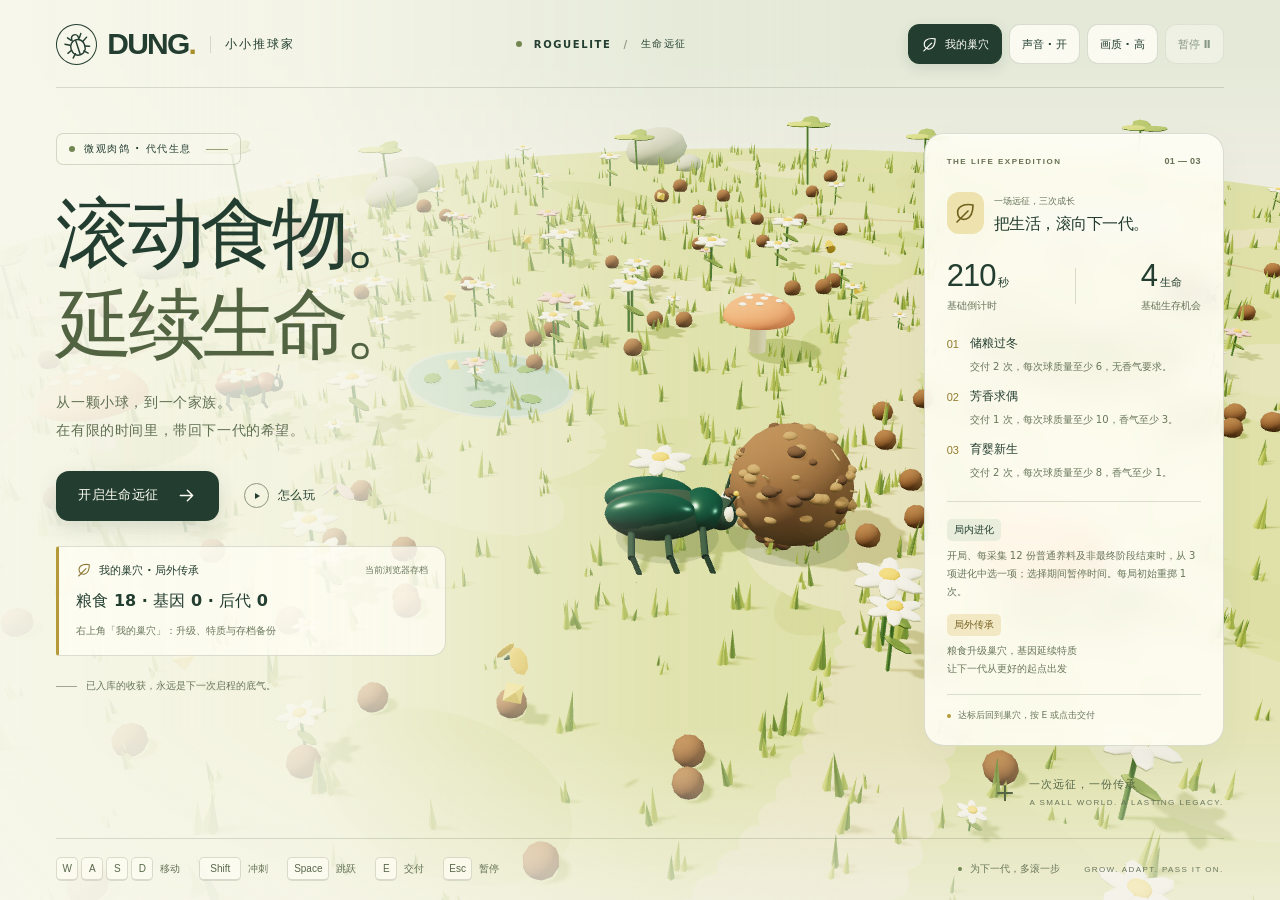
<file: index.html>
<!DOCTYPE html>
<html lang="zh-CN">
<head>
  <meta charset="UTF-8">
  <meta name="viewport" content="width=device-width, initial-scale=1, viewport-fit=cover">
  <meta name="theme-color" content="#f4f3e9">
  <meta name="description" content="小小推球家·生命远征：微观肉鸽，滚动食物，储粮、求偶、育幼，让每一次远征留下传承。">
  <title>小小推球家·生命远征</title>
  <link rel="stylesheet" href="./styles.css">
</head>
<body>
  <svg class="svg-library" xmlns="http://www.w3.org/2000/svg" aria-hidden="true"><defs>
    <symbol id="icon-beetle" viewBox="0 0 32 32"><path d="M11 9 8 5m13 4 3-4M8 14l-5-3m5 9-5 2m8 3-4 4m17-15 5-3m-5 9 5 2m-8 3 4 4"/><path d="M12 10V8a4 4 0 0 1 8 0v2M16 11v16"/><rect x="8" y="10" width="16" height="18" rx="8"/></symbol>
    <symbol id="icon-arrow" viewBox="0 0 24 24"><path d="M5 12h14m-6-6 6 6-6 6"/></symbol>
    <symbol id="icon-leaf" viewBox="0 0 24 24"><path d="M20 4C9 2 3 7 5 14s15 7 15-10ZM4 21 15 10"/></symbol>
    <symbol id="icon-target" viewBox="0 0 24 24"><circle cx="12" cy="12" r="8"/><circle cx="12" cy="12" r="3"/><path d="M12 1v4m0 14v4M1 12h4m14 0h4"/></symbol>
    <symbol id="icon-close" viewBox="0 0 24 24"><path d="m6 6 12 12M18 6 6 18"/></symbol>
    <symbol id="icon-clock" viewBox="0 0 24 24"><circle cx="12" cy="12" r="9"/><path d="M12 7v5l3 2"/></symbol>
    <symbol id="icon-bolt" viewBox="0 0 24 24"><path d="m14 2-9 12h6l-1 8 9-13h-6z"/></symbol>
    <symbol id="icon-jump" viewBox="0 0 24 24"><path d="M12 18V5m-5 5 5-5 5 5M5 20h14"/></symbol>
    <symbol id="icon-compass" viewBox="0 0 24 24"><path d="m12 3 7 17-7-4-7 4z"/></symbol>
    <symbol id="icon-spark" viewBox="0 0 24 24"><path d="m12 3 2.5 6.5L21 12l-6.5 2.5L12 21l-2.5-6.5L3 12l6.5-2.5z"/></symbol>
  </defs></svg>

  <div id="world" aria-label="屎壳郎草甸三维游戏场景"></div>
  <div class="scene-vignette" aria-hidden="true"></div>
  <div id="floatingLayer" aria-hidden="true"></div>

  <header class="topbar">
    <a class="brand" href="./index.html" aria-label="小小推球家·生命远征首页">
      <span class="brand-mark"><svg class="icon"><use href="#icon-beetle"/></svg></span>
      <span class="brand-word">DUNG<span class="brand-dot">.</span></span>
      <span class="brand-chinese">小小推球家</span>
    </a>
    <div class="chapter"><span class="chapter-dot"></span><span>ROGUELITE</span><span class="chapter-divider">/</span><span>生命远征</span></div>
    <nav class="top-tools" aria-label="游戏工具">
      <button id="campBtn" class="tool-button camp-button" type="button" aria-haspopup="dialog" aria-controls="campModal"><svg class="icon"><use href="#icon-leaf"/></svg><span>我的巢穴</span></button>
      <button id="soundBtn" class="tool-button" type="button" aria-label="切换游戏声音">声音</button>
      <button id="qualityBtn" class="tool-button" type="button" aria-label="切换画质">画质</button>
      <button id="pauseBtn" class="tool-button" type="button" aria-label="暂停游戏">暂停</button>
    </nav>
  </header>

  <main id="home" class="home">
    <section class="hero" aria-labelledby="heroTitle">
      <div class="eyebrow"><span class="live-dot"></span>微观肉鸽 · 代代生息<span class="eyebrow-line"></span></div>
      <h1 id="heroTitle">滚动食物。<br><span>延续生命。</span></h1>
      <p class="hero-description">从一颗小球，到一个家族。<br>在有限的时间里，带回下一代的希望。</p>
      <div class="hero-actions">
        <button id="startBtn" class="button button-primary" type="button"><span>开启生命远征</span><svg class="icon"><use href="#icon-arrow"/></svg></button>
        <button id="helpBtn" class="button button-quiet" type="button" aria-haspopup="dialog" aria-controls="helpModal"><span class="play-outline" aria-hidden="true"></span>怎么玩</button>
      </div>
      <div class="legacy-summary">
        <div class="summary-heading"><svg class="icon"><use href="#icon-leaf"/></svg><span>我的巢穴 · 局外传承</span><small>当前浏览器存档</small></div>
        <p id="metaSummary" role="status">持久粮食 0 · 后代 0</p>
        <span class="summary-note">右上角「我的巢穴」：升级、特质与存档备份</span>
      </div>
      <div class="hero-footnote"><span class="fine-rule"></span>已入库的收获，永远是下一次启程的底气。</div>
    </section>

    <aside class="field-card home-mission" aria-label="生命远征三阶段任务">
      <div class="card-topline"><span>THE LIFE EXPEDITION</span><span class="card-index">01 — 03</span></div>
      <div class="mission-heading"><span class="mission-emblem"><svg class="icon"><use href="#icon-leaf"/></svg></span><div><span class="section-kicker">一场远征，三次成长</span><h2>把生活，滚向下一代。</h2></div></div>
      <div class="mission-facts"><div><strong><b id="homeBaseTime">—</b><span> 秒</span></strong><small>基础倒计时</small></div><span class="fact-divider"></span><div><strong><b id="homeBaseHp">—</b><span> 生命</span></strong><small>基础生存机会</small></div></div>
      <ol id="homeStages" class="home-stages"><li>阶段目标随当前配置载入。</li></ol>
      <div class="run-pillars"><div><span>局内进化</span><p id="homeDraftRule">采集成长，选择进化；选择期间暂停时间。</p></div><div><span>局外传承</span><p>粮食升级巢穴，基因延续特质<br>让下一代从更好的起点出发</p></div></div>
      <div class="card-bottom"><span class="tiny-dot"></span>达标后回到巢穴，按 E 或点击交付</div>
    </aside>
    <div class="scene-caption" aria-hidden="true"><span class="caption-cross">+</span><div>一次远征，一份传承<small>A SMALL WORLD. A LASTING LEGACY.</small></div></div>
  </main>

  <section id="hud" class="hud hidden" aria-label="游戏状态">
    <div class="hud-stack">
      <div class="hud-top">
        <div class="stat-block timer-block"><svg class="icon"><use href="#icon-clock"/></svg><div><span class="stat-label">剩余时间</span><strong id="timer">—</strong></div></div>
        <div class="stat-block"><div><span class="stat-label">远征积分</span><strong id="score">0</strong></div></div>
        <div class="stat-block mass-block"><div><span class="stat-label">小球质量 <span class="unit">kg</span></span><strong id="mass">—</strong></div></div>
        <div class="stamina-block"><div class="meter-label"><span><svg class="icon"><use href="#icon-bolt"/></svg>冲刺体力</span><span>ENERGY</span></div><div class="meter stamina-track"><div id="staminaFill" class="meter-fill stamina-fill" style="width:100%"></div></div></div>
      </div>
      <div class="hud-compact" aria-label="生存与环境">
        <div class="compact-stat health-stat"><span>护甲 / 生命</span><strong id="healthText">—</strong></div>
        <div class="compact-stat"><span>香气</span><strong id="aromaText">0</strong></div>
        <div class="compact-stat"><span>背包</span><strong id="pocketText">0</strong></div>
        <div class="compact-stat weather-stat"><span>天气 / 危险</span><strong id="runInfo">晴朗 · 留意周围</strong></div>
      </div>
      <div id="perkList" class="perk-list" aria-label="本局进化徽章" tabindex="0"><span class="perk-placeholder">局内进化 · 等待首次选择</span></div>
    </div>
    <div id="dangerBanner" class="danger-banner hidden" role="alert" aria-live="assertive">鸟袭预警 · 离开地面红圈！</div>
    <aside class="field-card game-mission" aria-label="当前阶段目标">
      <div class="card-topline"><span>LIFE EXPEDITION</span><svg class="icon"><use href="#icon-target"/></svg></div>
      <div class="objective-heading"><h2 id="stageName">阶段 1 · 储粮</h2><span class="delivery-count"><strong id="delivered">0</strong><span> / <span id="deliveryTotal">—</span> 颗</span></span></div>
      <div id="stageSteps" class="stage-steps" aria-label="三阶段进度"><span class="stage-step active" aria-current="step">1 储粮</span><span class="stage-step">2 求偶</span><span class="stage-step">3 育幼</span></div>
      <p id="objective" class="objective-text">按当前阶段目标准备质量与香气，达标后回巢交付。</p>
      <div class="target-label"><span>交付准备度</span><strong id="targetText">待载入</strong></div>
      <div class="meter target-track"><div id="targetFill" class="meter-fill target-fill" style="width:0%"></div></div>
      <div class="nest-direction"><span class="compass"><svg id="compassArrow" class="icon"><use href="#icon-compass"/></svg></span><div><strong>朝巢穴前进</strong><small>质量与香气达标后，按 E / 交付按钮</small></div></div>
    </aside>
    <button id="interactBtn" class="button button-primary interact-button hidden" type="button" aria-label="交付达标小球，快捷键 E"><kbd>E</kbd><span>交付小球</span><svg class="icon"><use href="#icon-arrow"/></svg></button>
  </section>

  <footer class="bottom-bar">
    <div class="control-hints"><span class="hint"><span class="key-group"><kbd>W</kbd><kbd>A</kbd><kbd>S</kbd><kbd>D</kbd></span>移动</span><span class="hint"><kbd class="wide-key">Shift</kbd>冲刺</span><span class="hint"><kbd class="wide-key">Space</kbd>跳跃</span><span class="hint"><kbd>E</kbd>交付</span><span class="hint esc-hint"><kbd>Esc</kbd>暂停</span></div>
    <div class="bottom-note"><span class="live-dot"></span>为下一代，多滚一步<span class="note-number">GROW. ADAPT. PASS IT ON.</span></div>
  </footer>

  <div id="toast" class="toast hidden" role="status" aria-live="polite"></div>

  <div id="mobileControls" class="mobile-controls hidden" aria-label="触屏游戏操作">
    <div id="joystick" class="joystick" role="group" aria-label="拖动摇杆移动"><div class="joystick-guides" aria-hidden="true"></div><div id="stick" class="stick"><svg class="icon"><use href="#icon-target"/></svg></div></div>
    <div class="mobile-actions"><button id="jumpBtn" class="touch-button jump-button" type="button" aria-label="跳跃"><svg class="icon"><use href="#icon-jump"/></svg><span>跳跃</span></button><button id="dashBtn" class="touch-button dash-button" type="button" aria-label="按住冲刺"><svg class="icon"><use href="#icon-bolt"/></svg><span>冲刺</span></button></div>
  </div>

  <div id="helpModal" class="modal hidden" role="dialog" aria-modal="true" aria-labelledby="helpTitle">
    <section class="modal-panel help-panel">
      <button id="helpClose" class="close-button" type="button" aria-label="关闭玩法说明"><svg class="icon"><use href="#icon-close"/></svg></button>
      <div class="modal-eyebrow">A GUIDE TO LIFE</div><h2 id="helpTitle">生命远征指南</h2><p id="helpIntro" class="modal-intro">把食物带回家，把希望留给下一代。规则按当前配置显示。</p>
      <div class="help-controls"><div><span><kbd>WASD</kbd> / <kbd>方向键</kbd></span><strong>移动</strong></div><div><kbd>Shift</kbd><strong>冲刺</strong></div><div><kbd>Space</kbd><strong>跳跃</strong></div><div><kbd>E</kbd><strong>巢穴交付</strong></div><div><kbd>Esc</kbd><strong>暂停</strong></div></div>
      <ol id="helpDynamic" class="help-steps"><li><div><h3>规则载入中</h3><p>阶段目标、进化、结算和传承规则由当前数值配置生成。</p></div></li></ol>
      <p class="help-touch-note">触屏游玩：拖动左侧摇杆移动，右侧按钮跳跃、冲刺。靠近巢穴时显示「交付小球」按钮，达标即可点击交付；桌面也可直接点击。</p>
    </section>
  </div>

  <div id="pauseModal" class="modal hidden" role="dialog" aria-modal="true" aria-labelledby="pauseTitle">
    <section class="modal-panel compact-panel">
      <span class="modal-emblem"><svg class="icon"><use href="#icon-leaf"/></svg></span><div class="modal-eyebrow">TAKE A LITTLE BREATH</div><h2 id="pauseTitle">歇一歇，再出发。</h2><p class="modal-intro">继续为下一代冒险，或带着部分收获安全回家。<br>已入库粮食不受影响。</p>
      <div class="modal-actions"><button id="resumeBtn" class="button button-primary" type="button">继续远征<svg class="icon"><use href="#icon-arrow"/></svg></button><button id="retreatBtn" class="button button-secondary retreat-button" type="button">安全撤离<span id="retreatKeepLabel">按当前撤离规则结算背包</span></button><button id="restartBtn" class="button button-quiet" type="button" aria-haspopup="dialog" aria-controls="abandonModal">放弃本局并重开</button></div>
    </section>
  </div>

  <div id="campModal" class="modal hidden" role="dialog" aria-modal="true" aria-labelledby="campTitle">
    <section class="modal-panel camp-panel">
      <button id="campClose" class="close-button" type="button" aria-label="关闭我的巢穴"><svg class="icon"><use href="#icon-close"/></svg></button>
      <div class="modal-eyebrow">THE NEST / PERMANENT LEGACY</div><h2 id="campTitle">我的巢穴</h2><p class="modal-intro">每一次带回的收获，都让下一次出发更有底气。</p>
      <div id="campStats" class="camp-stats" aria-label="持久资源"><div><span>持久粮食</span><strong>0</strong></div><div><span>基因</span><strong>0</strong></div><div><span>后代</span><strong>0</strong></div></div>
      <div class="camp-section-heading"><h3>巢穴升级</h3><span>局外成长 · 长久生效</span></div>
      <div id="upgradeGrid" class="upgrade-grid"><p class="empty-state">巢穴升级项目由主层载入。仓库可提高失败时的背包保留率。</p></div>
      <div class="camp-section-heading"><h3>传承特质</h3><span>为下一代准备起点</span></div>
      <div id="traitGrid" class="trait-grid"><p class="empty-state">可选传承特质由主层载入。</p></div>
      <div class="gene-upgrade"><div><h3>香气传承 <span id="geneLevelLabel" class="level-label">待载入</span></h3><p id="geneDescription">已购等级保留，实际效果按当前配置上限计算。</p></div><button id="geneUpgradeBtn" class="button button-secondary" type="button">升级传承</button></div>
      <div class="difficulty-row"><label for="difficultySelect">远征难度<small>选好下一次生命远征的起点</small></label><select id="difficultySelect" name="difficulty"><option value="0">0 · 初始远征</option></select></div>
      <section class="achievement-section" aria-labelledby="achievementTitle">
        <div class="camp-section-heading"><h3 id="achievementTitle">家族成就</h3><span>达成后手动领取 · 仅局外</span></div>
        <p class="save-notice">每项成就只奖励一次；调整或降低门槛不会重复发奖。成就统计与已领奖记录随玩家存档备份。</p>
        <div id="achievementList" class="achievement-grid"><p class="empty-state">成就进度载入中。</p></div>
      </section>
      <section class="config-section" aria-labelledby="configTitle">
        <div class="camp-section-heading"><h3 id="configTitle">数值配置</h3><a class="config-link" href="数值调参台.html" target="_blank" rel="noopener noreferrer">打开数值调参台 ↗</a></div>
        <p class="save-notice">配置与玩家存档<strong>相互独立</strong>，仅在远征结束后可导入或恢复默认；不会重载页面或清空进度。旧升级已购等级保留，但效果按新上限计算；新初始赠粮<strong>只影响全新档</strong>。两类数据均按浏览器及站点隔离，不跨设备自动同步。调参台导出后，请在此导入应用。</p>
        <div class="save-actions"><button id="configImportBtn" class="button button-secondary" type="button">导入配置 JSON</button><input id="configImportInput" class="hidden" type="file" accept=".json,application/json" hidden aria-label="选择完整数值配置 JSON"><button id="configExportBtn" class="button button-secondary" type="button">导出当前配置</button><button id="configResetBtn" class="button button-secondary" type="button">恢复默认配置</button></div>
        <label class="difficulty-row" for="trialSeed">对照试玩种子（留空则随机）<input id="trialSeed" type="number" min="0" max="4294967295" step="1" placeholder="例如 71023" style="max-width:180px"></label>
        <p class="save-notice">相同种子、相同初始存档和操作路线便于对比；改变资源数量会改变后续随机序列。种子只控制本次页面，不写入玩家存档。</p>
        <p id="configStatus" class="save-status" role="status" aria-live="polite">配置状态与 revision 载入中。</p>
      </section>
      <section class="save-section" aria-label="本地存档与备份">
        <div class="camp-section-heading"><h3>存档与备份</h3><span>仅当前浏览器</span></div>
        <p class="save-notice">巢穴升级与特质保存在当前浏览器，<strong>不跨设备自动同步</strong>。请导出 JSON 备份；清除浏览器数据可能丢失进度。导入备份恢复会<strong>覆盖当前进度</strong>，游戏会在覆盖前再次确认。</p>
        <div class="save-actions"><button id="exportSaveBtn" class="button button-secondary" type="button">导出存档备份</button><button id="importSaveBtn" class="button button-secondary" type="button">导入并恢复存档</button><input id="importSaveInput" class="hidden" type="file" accept=".json,application/json" hidden aria-label="选择 JSON 存档备份"></div>
        <p id="saveStatus" class="save-status" role="status" aria-live="polite">存档状态由主层载入；建议在恢复前先导出当前备份。</p>
      </section>
      <section class="camp-log" aria-labelledby="logTitle"><div class="camp-section-heading"><h3 id="logTitle">巢穴手记</h3><span>最近结算 / 机制说明</span></div><ul id="logList" class="log-list"><li>已入库粮食安全；远征结算及机制说明将在此显示。</li></ul></section>
    </section>
  </div>

  <div id="draftModal" class="modal hidden" role="dialog" aria-modal="true" aria-labelledby="draftTitle" aria-describedby="draftSubtitle draftHint">
    <section class="modal-panel draft-panel">
      <div class="modal-eyebrow">EVOLVE / CHOOSE ONE</div><div class="draft-heading"><h2 id="draftTitle">选择一次进化</h2><span class="pause-badge"><svg class="icon"><use href="#icon-clock"/></svg>时间已暂停</span></div>
      <p id="draftSubtitle" class="modal-intro">一次选择，一次进化。让这一局长出自己的生存方式。</p>
      <div id="draftCards" class="draft-cards" aria-label="选择本局进化"><div class="draft-placeholder">01<span>等待进化选项</span></div><div class="draft-placeholder">02<span>等待进化选项</span></div><div class="draft-placeholder">03<span>等待进化选项</span></div></div>
      <div class="draft-footer"><p id="draftHint">进化选项与触发频率按当前配置显示，选择期间暂停时间。</p><button id="rerollBtn" class="button button-secondary" type="button">重掷选项</button></div>
    </section>
  </div>

  <div id="abandonModal" class="modal hidden" role="dialog" aria-modal="true" aria-labelledby="abandonTitle" aria-describedby="abandonDescription">
    <section class="modal-panel compact-panel">
      <div class="modal-eyebrow">LEAVE THIS EXPEDITION?</div><h2 id="abandonTitle">确定放弃并重开？</h2><p id="abandonDescription" class="modal-intro">已入库粮食保留。本局背包按当前失败保留率结算，不享受安全撤离保障。</p>
      <div class="modal-actions"><button id="abandonCancel" class="button button-primary" type="button">取消，保留本局</button><button id="abandonConfirm" class="button button-danger" type="button">确认放弃 · 按失败保留率结算并重开</button></div>
    </section>
  </div>

  <div id="endModal" class="modal hidden" role="dialog" aria-modal="true" aria-labelledby="endTitle">
    <section class="modal-panel compact-panel"><span class="modal-emblem end-emblem"><svg class="icon"><use href="#icon-spark"/></svg></span><div class="modal-eyebrow">EVERY LIFE LEAVES A LEGACY</div><h2 id="endTitle">这一程，留下了传承。</h2><div class="end-score"><span>本次远征积分</span><strong id="endScore">0</strong></div><div id="endStats" class="end-stats"></div><div class="modal-actions"><button id="againBtn" class="button button-primary" type="button">再启生命远征<svg class="icon"><use href="#icon-arrow"/></svg></button><button id="homeBtn" class="button button-secondary" type="button">回到首页</button></div></section>
  </div>
  <script type="module" src="./main.js"></script>
</body>
</html>
</file>
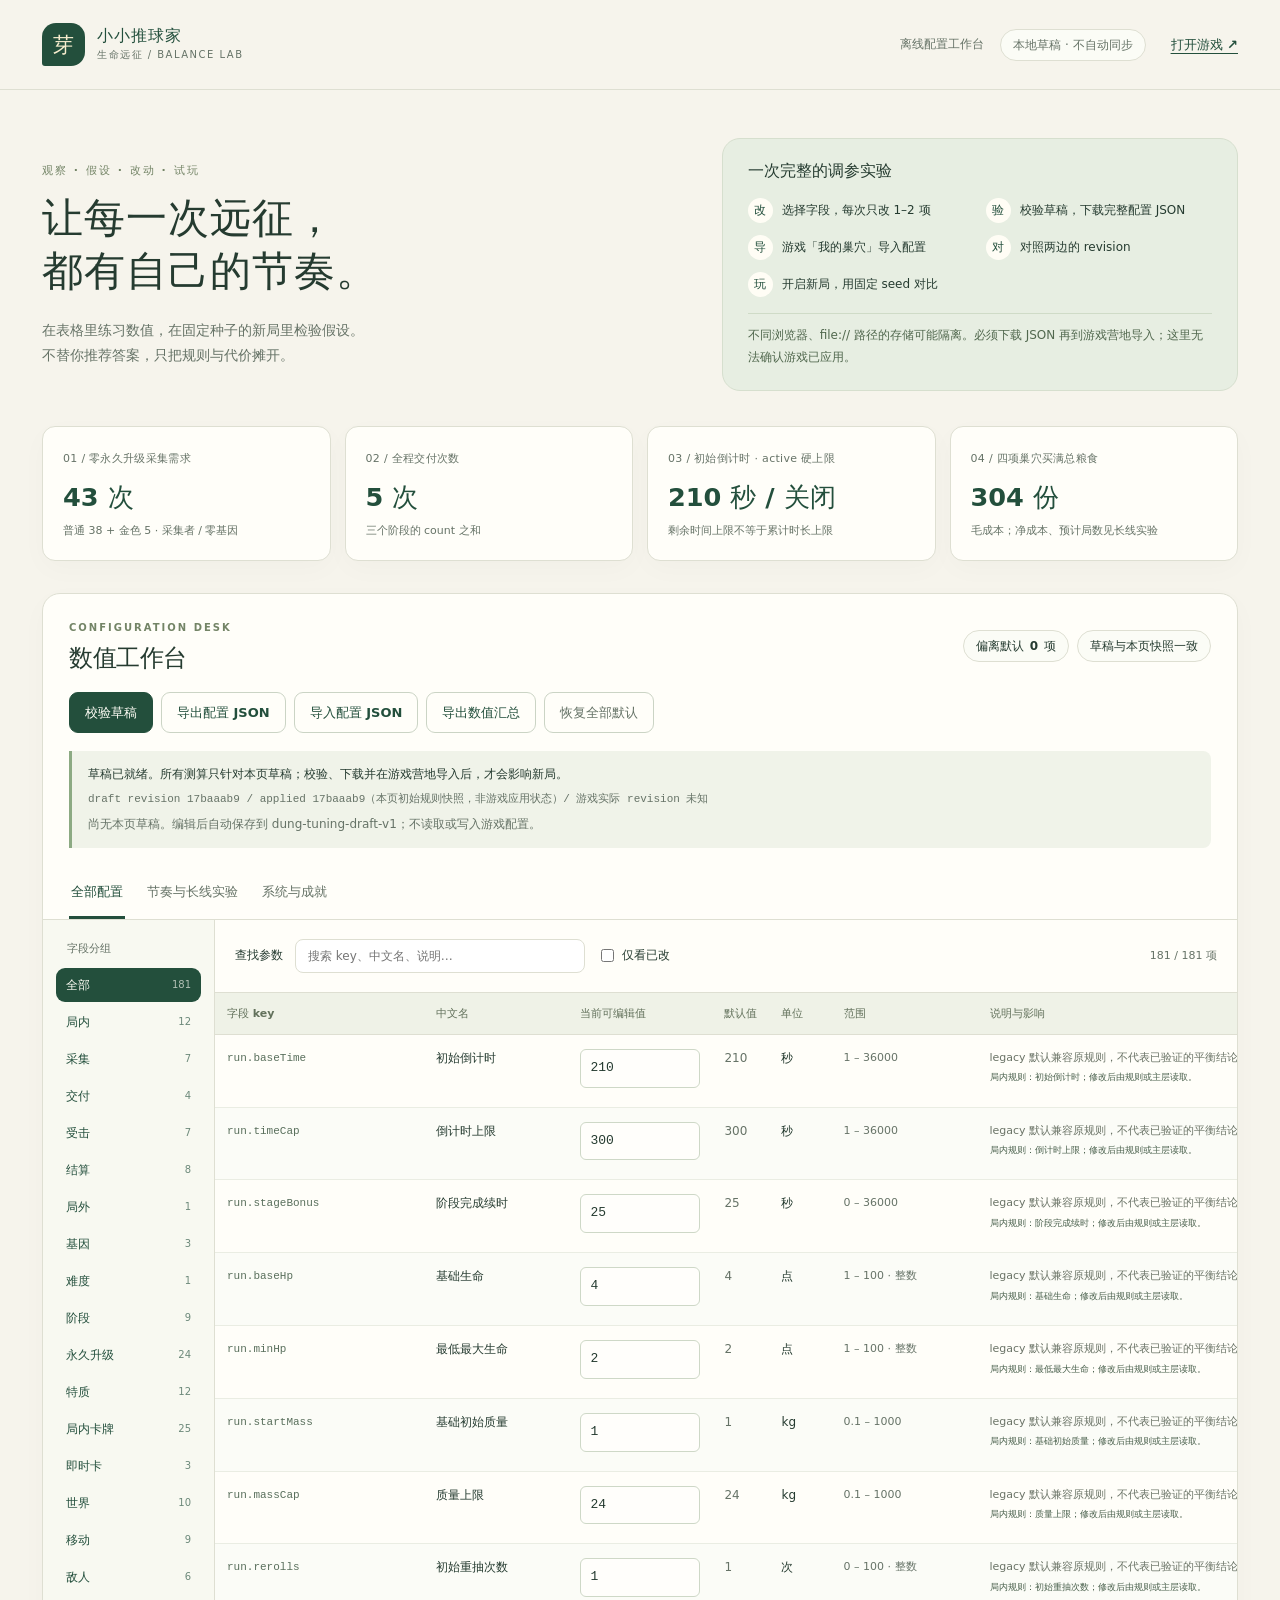
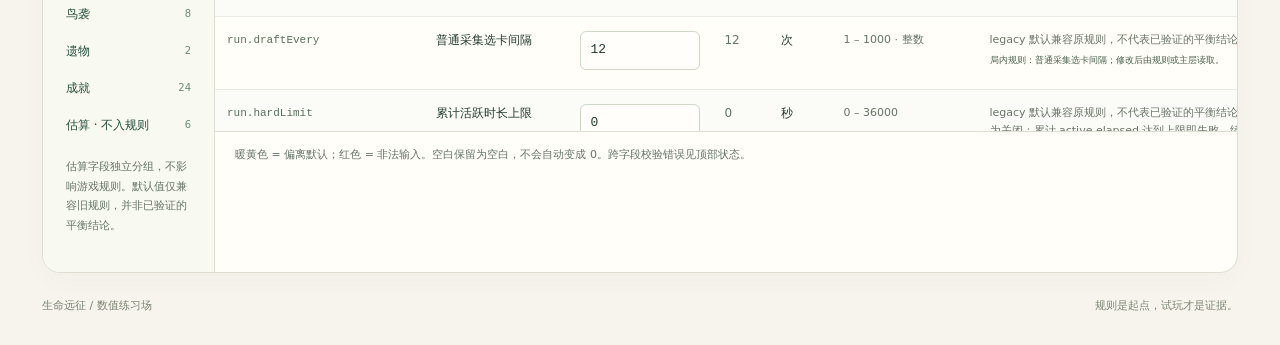
<file: tuning.html>
<!doctype html>
<html lang="zh-CN">
<head>
  <meta charset="UTF-8">
  <meta name="viewport" content="width=device-width, initial-scale=1">
  <meta name="color-scheme" content="light">
  <title>生命远征 · 数值调参台</title>
  <link rel="stylesheet" href="./tuning.css">
</head>
<body>
  <header class="masthead">
    <a class="brand" href="#"><span class="brand-mark" aria-hidden="true">芽</span><span>小小推球家<small>生命远征 / BALANCE LAB</small></span></a>
    <div class="header-note">离线配置工作台 <span class="pill">本地草稿 · 不自动同步</span></div>
    <a class="game-link" href="./小小推球家-生命远征.html" target="_blank" rel="noopener">打开游戏 ↗</a>
  </header>
  <main>
    <section class="hero">
      <div><p class="eyebrow">观察 · 假设 · 改动 · 试玩</p><h1>让每一次远征，<br>都有自己的节奏。</h1><p class="hero-copy">在表格里练习数值，在固定种子的新局里检验假设。<br>不替你推荐答案，只把规则与代价摊开。</p></div>
      <aside class="workflow"><h2>一次完整的调参实验</h2><ol><li><b>改</b><span>选择字段，每次只改 1–2 项</span></li><li><b>验</b><span>校验草稿，下载完整配置 JSON</span></li><li><b>导</b><span>游戏「我的巢穴」导入配置</span></li><li><b>对</b><span>对照两边的 revision</span></li><li><b>玩</b><span>开启新局，用固定 seed 对比</span></li></ol><p>不同浏览器、file:// 路径的存储可能隔离。必须下载 JSON 再到游戏营地导入；这里无法确认游戏已应用。</p></aside>
    </section>
    <section class="metrics" aria-label="草稿核心测算">
      <article class="metric"><span>01 / 零永久升级采集需求</span><strong id="metricPickups">—</strong><small id="metricPickupsNote">普通 + 金色，采集者，无构筑、零基因</small></article>
      <article class="metric"><span>02 / 全程交付次数</span><strong id="metricDeliveries">—</strong><small>三个阶段的 count 之和</small></article>
      <article class="metric"><span>03 / 初始倒计时 · active 硬上限</span><strong id="metricTime">—</strong><small>剩余时间上限不等于累计时长上限</small></article>
      <article class="metric"><span>04 / 四项巢穴买满总粮食</span><strong id="metricFood">—</strong><small>毛成本；净成本、预计局数见长线实验</small></article>
    </section>
    <section class="workbench" aria-labelledby="workbenchTitle">
      <div class="workbench-heading"><div><p class="eyebrow">CONFIGURATION DESK</p><h2 id="workbenchTitle">数值工作台</h2></div><div class="state-badges"><span class="pill">偏离默认 <b id="changedCount">0</b> 项</span><span class="pill" id="pendingCount">与本页快照相同</span></div></div>
      <div class="toolbar">
        <button id="validateBtn" class="primary" type="button">校验草稿</button>
        <button id="exportConfigBtn" type="button">导出配置 JSON</button>
        <label class="button" for="importConfigInput">导入配置 JSON<input id="importConfigInput" type="file" accept=".json,application/json"></label>
        <button id="exportReportBtn" type="button">导出数值汇总</button>
        <button id="resetAllBtn" class="quiet" type="button">恢复全部默认</button>
      </div>
      <div class="state-panel"><p id="status" role="status" aria-live="polite">模块正在加载。若直接 file:// 打开源文件被浏览器阻止，请使用主层打包后的「数值调参台.html」，或本地静态服务。</p><p id="revision">草稿 revision — / applied — / 游戏实际状态未知</p><p id="storageStatus">独立缓存 dung-tuning-draft-v1；不读取或写入游戏配置缓存。</p></div>
      <div class="tabs" role="tablist" aria-label="工作区"><button id="fieldsTab" type="button" role="tab" aria-selected="true" aria-controls="fieldsPanel" tabindex="0">全部配置</button><button id="experimentTab" type="button" role="tab" aria-selected="false" aria-controls="experimentPanel" tabindex="-1">节奏与长线实验</button><button id="systemsTab" type="button" role="tab" aria-selected="false" aria-controls="systemsPanel" tabindex="-1">系统与成就</button></div>
      <section id="fieldsPanel" role="tabpanel" aria-labelledby="fieldsTab">
        <div class="editor-layout"><aside class="group-sidebar"><h3>字段分组</h3><nav id="groupNav" aria-label="配置分组"></nav><p>估算字段独立分组，不影响游戏规则。默认值仅兼容旧规则，并非已验证的平衡结论。</p></aside><div class="table-pane"><div class="searchbar"><label for="searchInput">查找参数</label><input id="searchInput" type="search" placeholder="搜索 key、中文名、说明…" autocomplete="off"><label class="changed-filter"><input id="onlyChanged" type="checkbox">仅看已改</label><span id="visibleCount"></span></div><div class="table-scroll" tabindex="0" role="region" aria-label="配置字段表，可横向滚动"><table id="configTable"><caption class="sr-only">全部配置：当前草稿支持编辑，默认值可逐行恢复</caption><thead><tr><th scope="col">字段 key</th><th scope="col">中文名</th><th scope="col">当前可编辑值</th><th scope="col">默认值</th><th scope="col">单位</th><th scope="col">范围</th><th scope="col">说明与影响</th><th scope="col">操作</th></tr></thead><tbody id="configRows"></tbody></table></div><p id="emptyState" class="empty" hidden>没有匹配字段。试试清空搜索或切换分组。</p><p class="table-footnote">暖黄色 = 偏离默认；红色 = 非法输入。空白保留为空白，不会自动变成 0。跨字段校验错误见顶部状态。</p></div></div>
      </section>
      <section id="experimentPanel" role="tabpanel" aria-labelledby="experimentTab" hidden><div class="panel-content"><div class="section-intro"><h3>节奏实验区</h3><p>基于当前合法草稿即时计算。无构筑、零永久升级、零基因、采集者、难度 0 的静态估算；不是 Monte Carlo，也不是平衡验证。</p></div><div id="experimentContent"></div><div class="section-intro"><h3>三个小实验，不提供推荐预设</h3><p>先写假设 → 只改 1–2 个字段 → 固定 seed 测试 → 记录结果再决定。</p></div><div class="learning-grid"><article><span class="card-index">实验 01</span><h4>分清两种时间</h4><p>假设：提高初始倒计时会增加容错，但不会突破 active 硬上限。</p><code>run.baseTime / run.hardLimit</code><p>记录实际活跃时长、续时次数与失败原因；保持 baseTime ≤ timeCap。</p></article><article><span class="card-index">实验 02</span><h4>球更大，还是交付更多？</h4><p>假设：相近采集量下，额外交付会增加移动负担。</p><code>stage.0.count / stage.0.mass</code><p>固定种子，记录采集次数、交付次数及绕行距离，不只看胜负。</p></article><article><span class="card-index">实验 03</span><h4>奖励与永久成长</h4><p>假设：早期价格和成就门槛会改变第一次购买时点。</p><code>upgrade.shell.cost1 / achievements.first_win.target</code><p>记录结算净收益、领奖时点和购买局数。成就参数为 PLACEHOLDER，待试玩。</p></article></div></div></section>
      <section id="systemsPanel" role="tabpanel" aria-labelledby="systemsTab" hidden><div class="panel-content"><div class="section-intro"><h3>成就观察簿</h3><p>六项新系统参数均为 PLACEHOLDER，待试玩。展示条件与奖励，不宣称已测试平衡；每项成就只可领取一次。</p></div><div id="achievementCards" class="achievement-grid"></div><div class="section-intro"><h3>完整系统速览</h3><p>以下摘要读取当前草稿字段；完整 key 与规则影响可在配置表查询。</p></div><div id="systemSummary" class="system-grid"></div><article class="resource-note"><h4>资源来源 / 消耗（source / sink）</h4><p>口粮来源：普通与金色采集先入背包；交付将背包与质量折粮入库；胜利结算奖励、失败或撤退保留、遗物、即时口粮、一次性成就。口粮消耗：四项巢穴永久升级；未保留背包在失败或撤退时损失。</p><p>基因来源：胜利基础奖励 + 难度奖励、一次性成就；消耗：基因等级购买。后代来自胜利结算，只作为特质解锁门槛，不因解锁消耗。分数用于结算记录，不是购买货币。</p><p>本页的平均每局口粮是已经结算、含成败的净收益假设，不再乘成功率；成就奖励与既有存档资源均不计入长线局数。</p><p><strong>两处值得练习的现有设计问题：</strong>永久升级买满后，粮食和基因缺少持续消耗，继续增加奖励不会自动产生长线目标。基因只给首球香气，而默认储粮阶段香气门槛为 0，交付又会清空香气，所以默认传承对达成目标几乎没有帮助；可以先调整储粮香气门槛做对照实验，但这也会增加早期负担。它们是本版明确保留、供你调优的设计问题，不代表已经平衡。</p></article></div></section>
    </section>
    <footer><span>生命远征 / 数值练习场</span><span>规则是起点，试玩才是证据。</span></footer>
  </main>
  <noscript><p class="noscript">请启用 JavaScript 后使用配置编辑、校验与导出功能。</p></noscript>
  <script type="module" src="./tuning.js"></script>
</body>
</html>
</file>
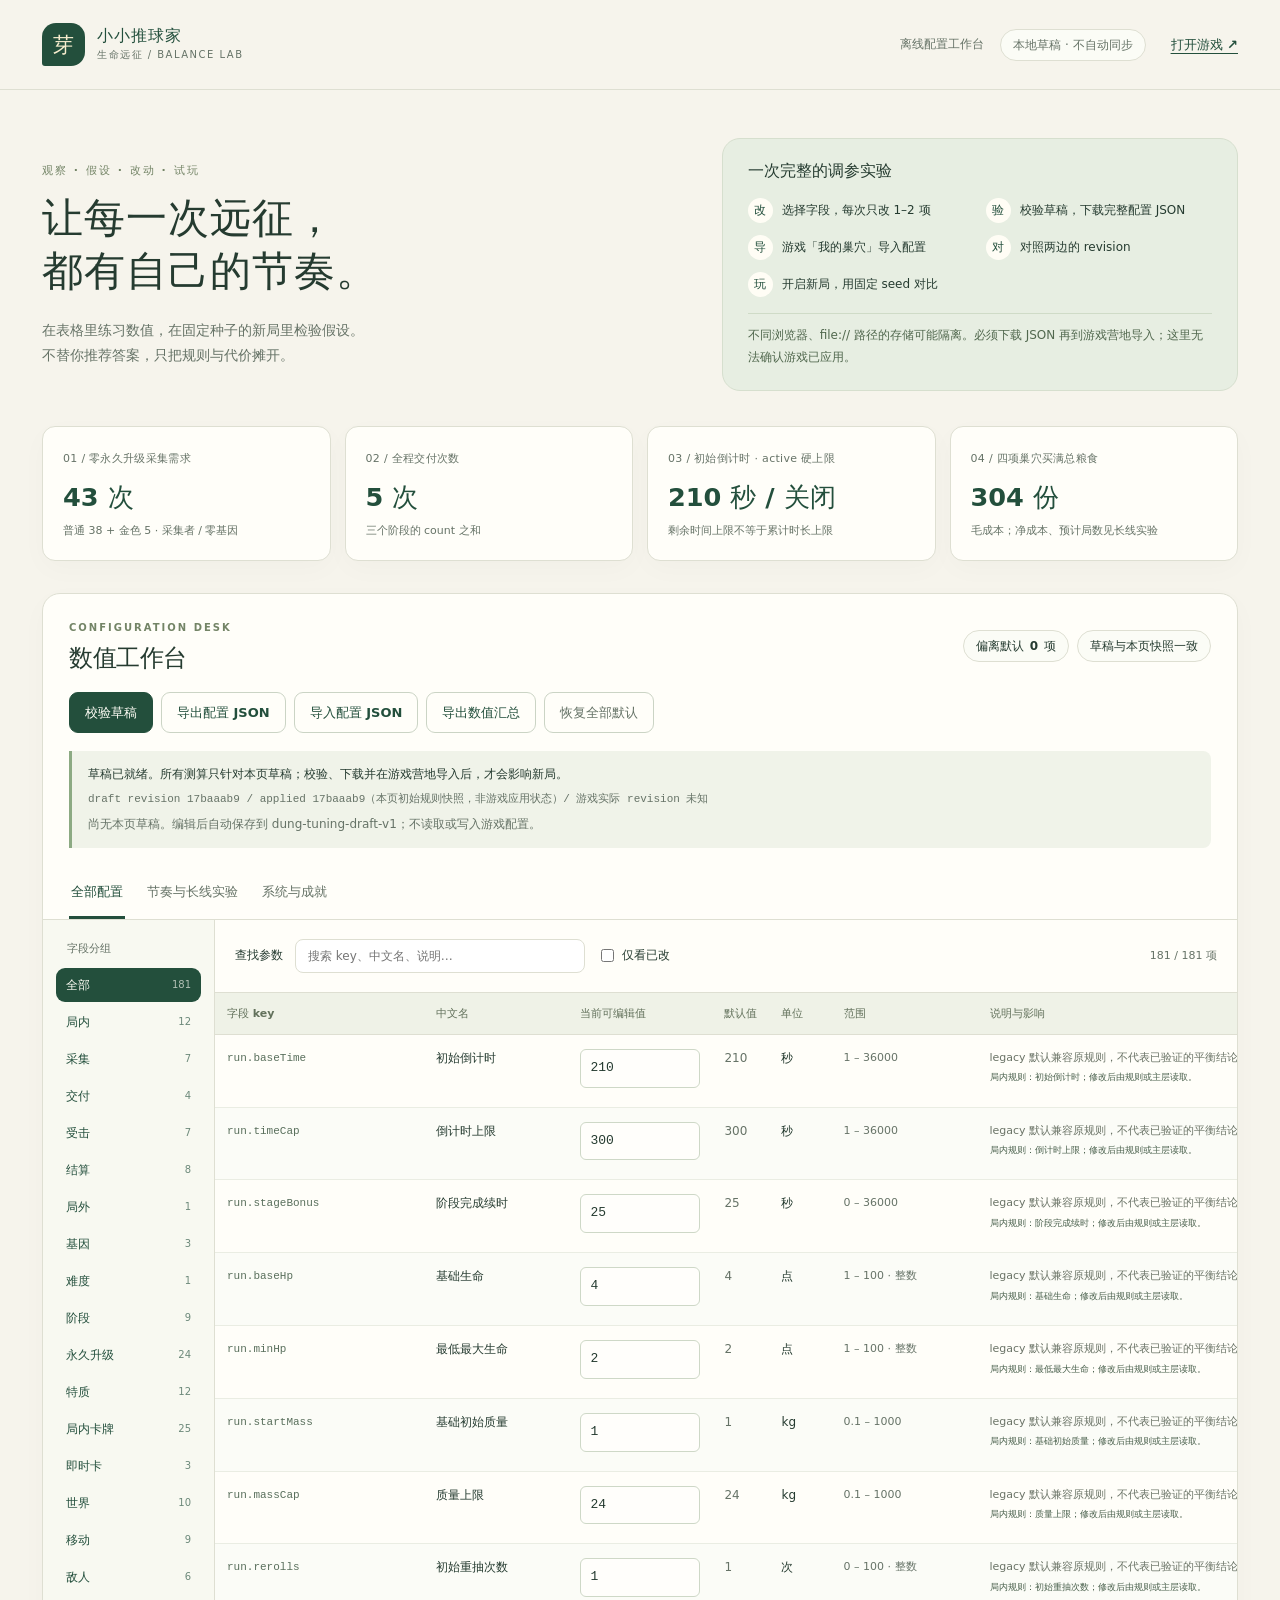
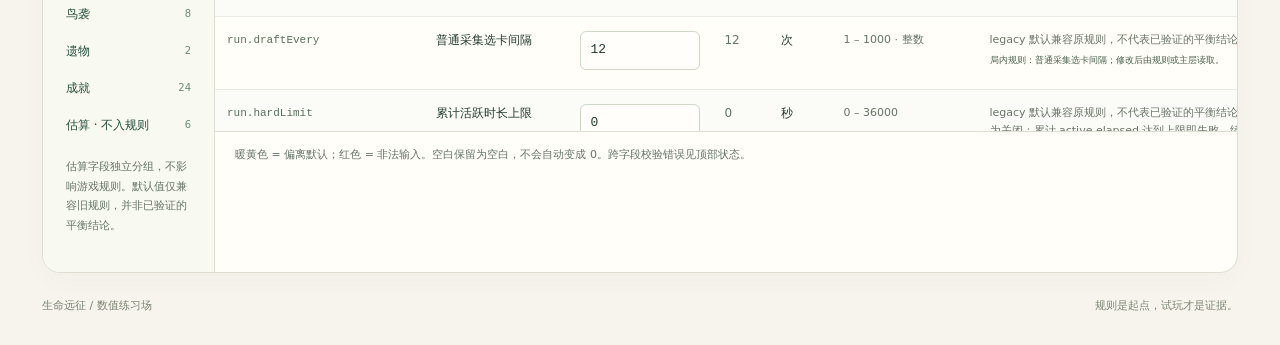
<file: 数值调参台.html>
<!doctype html>
<html lang="zh-CN">
<head>
  <meta charset="UTF-8">
  <meta name="viewport" content="width=device-width, initial-scale=1">
  <meta name="color-scheme" content="light">
  <title>生命远征 · 数值调参台</title>
  <style>@charset "UTF-8";
:root{--paper:#f6f4ec;--surface:#fffef9;--forest:#234f3c;--forest-dark:#183c2d;--sage:#e7eee2;--ink:#253b30;--muted:#667367;--line:#dedfd2;--amber:#fff0cc;--danger:#963d33;--danger-bg:#fff0eb;--radius:18px;--shadow:0 8px 28px #283e2f06;font-family:"Segoe UI","Microsoft YaHei",system-ui,sans-serif;color:var(--ink);background:var(--paper);font-synthesis:none}
*{box-sizing:border-box}body{margin:0}a{color:var(--forest);text-underline-offset:4px}button,input{font:inherit}button,.button{border:1px solid #cbd4c5;background:var(--surface);color:var(--forest);border-radius:9px;padding:10px 15px;cursor:pointer;font-size:13px;font-weight:600;display:inline-flex;align-items:center;justify-content:center;gap:6px;text-decoration:none;line-height:1.5}button:hover,.button:hover{background:var(--sage);border-color:var(--forest)}button:disabled{opacity:.48;cursor:not-allowed}button.primary{background:var(--forest);border-color:var(--forest);color:#fffef6}button.primary:hover{background:var(--forest-dark)}button.quiet{color:var(--muted);background:transparent}input{color:var(--ink)}input:focus-visible,button:focus-visible,a:focus-visible,.table-scroll:focus-visible{outline:3px solid #92b592;outline-offset:3px}input[type=checkbox]{accent-color:var(--forest)}[hidden]{display:none!important}
h1,h2,h3,h4,p{margin:0}h2{font-size:24px;letter-spacing:-.5px}h3{font-size:20px}h4{font-size:16px}p{line-height:1.8}small{line-height:1.6}code{font-family:Consolas,"Courier New",monospace;overflow-wrap:anywhere}.masthead{max-width:1600px;padding:23px 42px;margin:auto;display:flex;align-items:center;gap:25px;border-bottom:1px solid var(--line)}.brand{display:flex;align-items:center;gap:12px;text-decoration:none;font-weight:750;letter-spacing:1px}.brand-mark{width:43px;height:43px;border-radius:14px 14px 14px 3px;background:var(--forest);color:#f7edce;display:grid;place-items:center;font-size:21px}.brand small{display:block;font-size:10px;font-weight:500;letter-spacing:1.5px;color:var(--muted)}.header-note{margin-left:auto;display:flex;gap:16px;align-items:center;color:var(--muted);font-size:12px}.pill{display:inline-flex;align-items:center;gap:6px;border:1px solid var(--line);background:#fbfcf6;border-radius:30px;padding:6px 12px;font-size:12px;line-height:1.5}.game-link{font-size:13px;font-weight:650;white-space:nowrap}main{max-width:1600px;margin:auto;padding:0 42px}.hero{display:grid;grid-template-columns:1.2fr 1fr;align-items:center;gap:60px;padding:48px 0 35px}.eyebrow{color:#738466;font-size:11px;letter-spacing:2px;font-weight:750;margin-bottom:11px}h1{font-family:Georgia,"Songti SC","SimSun",serif;font-size:clamp(33px,3.2vw,51px);font-weight:600;line-height:1.3;letter-spacing:1px}.hero-copy{font-size:14px;color:var(--muted);margin-top:19px}.workflow{padding:22px 25px;background:var(--sage);border-radius:var(--radius);border:1px solid #d6dfce}.workflow h2{font-size:16px;letter-spacing:0}.workflow ol{list-style:none;padding:0;margin:16px 0;display:grid;grid-template-columns:1fr 1fr;gap:12px}.workflow li{display:flex;align-items:center;gap:9px;font-size:12px}.workflow li b{flex-shrink:0;display:grid;place-items:center;background:#fffdf5;color:var(--forest);border-radius:50%;height:25px;width:25px}.workflow p{font-size:12px;color:#51684e;border-top:1px solid #cfdbc7;padding-top:11px}.metrics{display:grid;grid-template-columns:repeat(4,minmax(0,1fr));gap:14px;margin-bottom:32px}.metric{background:var(--surface);border:1px solid var(--line);border-radius:13px;padding:20px;box-shadow:var(--shadow)}.metric>span{font-size:11px;color:var(--muted);letter-spacing:.3px}.metric strong{display:block;font-size:clamp(20px,2vw,29px);font-weight:650;color:var(--forest);margin:14px 0 7px;overflow-wrap:anywhere;font-variant-numeric:tabular-nums}.metric small{display:block;font-size:11px;color:var(--muted)}.workbench{background:var(--surface);border:1px solid var(--line);border-radius:var(--radius);overflow:hidden;box-shadow:var(--shadow)}.workbench-heading{padding:25px 26px 18px;display:flex;justify-content:space-between;align-items:center;gap:14px;flex-wrap:wrap}.workbench-heading .eyebrow{font-size:10px;margin-bottom:5px}.state-badges{display:flex;gap:8px;flex-wrap:wrap}.toolbar{padding:0 26px 18px;display:flex;gap:8px;flex-wrap:wrap}.toolbar .button{position:relative}.toolbar input[type=file]{position:absolute;inset:0;opacity:0;width:100%;cursor:pointer}.toolbar .button:focus-within{outline:3px solid #92b592;outline-offset:3px}.state-panel{margin:0 26px 21px;padding:13px 16px;border-left:3px solid #8caa83;background:#f0f3e9;border-radius:0 8px 8px 0;font-size:12px;overflow-wrap:anywhere}.state-panel p+p{margin-top:4px;color:var(--muted)}#status[data-tone=error],#storageStatus[data-tone=error]{color:var(--danger)}#status[data-tone=success]{color:var(--forest)}#revision{font-family:Consolas,"Microsoft YaHei",monospace;font-size:11px}.tabs{display:flex;gap:20px;padding:0 26px;border-bottom:1px solid var(--line);overflow-x:auto}.tabs button{border:0;border-radius:0;background:none;padding:13px 2px 14px;color:var(--muted);white-space:nowrap;border-bottom:3px solid transparent}.tabs button[aria-selected=true]{border-bottom-color:var(--forest);color:var(--forest)}.editor-layout{display:grid;grid-template-columns:172px minmax(0,1fr)}.group-sidebar{padding:21px 13px;background:#f8f9f1;border-right:1px solid var(--line)}.group-sidebar h3{font-size:11px;color:var(--muted);padding:0 11px 12px;font-weight:500}.group-sidebar nav{display:flex;flex-direction:column;gap:3px}.group-sidebar button{border:0;text-align:left;justify-content:space-between;background:transparent;font-size:12px;font-weight:500;padding:8px 10px}.group-sidebar button[aria-pressed=true]{background:var(--forest);color:#fffef6}.nav-count{opacity:.65;font-size:10px;font-variant-numeric:tabular-nums}.group-sidebar>p{font-size:11px;color:var(--muted);padding:15px 10px}.table-pane{min-width:0}.searchbar{display:flex;align-items:center;gap:12px;padding:19px 20px;flex-wrap:wrap}.searchbar>label:first-child{font-size:12px;font-weight:650}.searchbar input[type=search]{background:#fff;border:1px solid var(--line);border-radius:8px;padding:9px 12px;width:290px;max-width:100%;font-size:12px;min-width:0}.changed-filter{display:flex;gap:5px;align-items:center;font-size:12px;white-space:nowrap}#visibleCount{margin-left:auto;font-size:11px;color:var(--muted)}.table-scroll{overflow:auto;max-height:740px;border-top:1px solid var(--line);border-bottom:1px solid var(--line)}table{width:100%;border-collapse:separate;border-spacing:0;font-size:12px;min-width:1120px}thead{position:sticky;top:0;z-index:1}th{font-size:11px;text-align:left;color:#62715b;font-weight:650;background:#eff2e7;padding:13px 12px;border-bottom:1px solid var(--line);white-space:nowrap}td{padding:14px 12px;border-bottom:1px solid #eaede3;vertical-align:top;line-height:1.6}tbody tr:nth-child(even){background:#fbfcf7}tbody tr:hover{background:#f0f4e9}tbody tr.is-changed{background:#fff8e9}tbody tr.is-changed td:first-child{box-shadow:inset 3px 0 #d1a553}tbody tr.is-invalid{background:var(--danger-bg)}tbody tr.is-invalid td:first-child{box-shadow:inset 3px 0 var(--danger)}.key-cell{min-width:200px;font-size:11px;color:#596f5c}.field-label{min-width:126px;font-weight:600}.field-editor{width:120px;padding:8px 9px;border:1px solid #ced8c7;border-radius:6px;background:#fffefb;font-family:Consolas,monospace;font-size:13px;font-variant-numeric:tabular-nums}.is-changed .field-editor{border-color:#cbb078;background:#fffdf6}.is-invalid .field-editor{border-color:var(--danger);background:#fff8f5;color:var(--danger)}.field-error{display:block;color:var(--danger);font-size:10px;max-width:150px;margin-top:5px}.default-cell{font-variant-numeric:tabular-nums;color:var(--muted)}.range-cell{white-space:nowrap;font-size:11px;color:var(--muted)}.help-cell{min-width:255px;max-width:340px;font-size:11px;color:#6a7366}.help-cell small{display:block;color:#485f4b;margin-top:4px}.row-reset{padding:5px 9px;font-size:11px;white-space:nowrap}.empty{padding:35px;text-align:center;color:var(--muted)}.table-footnote{padding:13px 20px;font-size:11px;color:var(--muted)}.panel-content{padding:26px}.section-intro{margin-bottom:20px}.section-intro p{margin-top:8px;font-size:13px;color:var(--muted)}.experiment-grid{display:grid;grid-template-columns:repeat(2,minmax(0,1fr));gap:17px;margin-bottom:30px}.experiment-card{background:#f8f9f2;border:1px solid var(--line);border-radius:12px;padding:20px;min-width:0}.experiment-card h4{margin-bottom:13px}.experiment-card p{font-size:12px;color:#56684f;margin-top:9px}.experiment-card .big-result{font-size:28px;color:var(--forest);font-weight:650;margin:14px 0}.formula{display:block;white-space:pre-wrap;background:#ebefdf;padding:12px;border-radius:7px;font-size:11px;line-height:1.9;color:#3d563a;margin:13px 0}.mini-table{min-width:0;font-size:11px;margin:10px 0}.mini-table td,.mini-table th{padding:9px 7px}.mini-table th{white-space:normal}.mini-table thead{position:static}.experiment-card .mini-scroll{overflow-x:auto}.experiment-card .mini-table{min-width:380px}.warning-box{padding:16px;border:1px solid #e3c29e;background:#fff6e8;border-radius:9px;color:#805a30;font-size:12px;margin-bottom:18px}.learning-grid,.achievement-grid{display:grid;grid-template-columns:repeat(3,minmax(0,1fr));gap:15px}.learning-grid article,.achievement-grid article{border:1px solid var(--line);padding:20px;border-radius:12px;background:#fffef9;min-width:0}.card-index{display:block;font-size:10px;letter-spacing:1px;color:#7b8b6d;margin-bottom:12px}.learning-grid p,.achievement-grid p{font-size:12px;color:var(--muted);margin-top:10px}.learning-grid code{display:block;font-size:11px;margin-top:12px;color:var(--forest)}.achievement-grid{margin-bottom:30px}.achievement-grid h4{display:flex;justify-content:space-between;gap:8px;flex-wrap:wrap}.achievement-grid .pill{font-size:10px;padding:2px 7px}.achievement-grid .reward{font-weight:650;color:var(--forest)}.system-grid{display:grid;grid-template-columns:repeat(2,minmax(0,1fr));gap:15px}.system-card{border:1px solid var(--line);border-radius:12px;padding:20px;background:#f8f9f2}.system-card h4{margin-bottom:12px}.system-card ul{margin:0;padding-left:17px;font-size:12px;color:#53664e;line-height:1.85}.system-card li+li{margin-top:5px}.resource-note{margin-top:20px;padding:21px;background:var(--sage);border-radius:12px}.resource-note p{font-size:12px;margin-top:10px;color:#50634b}footer{display:flex;justify-content:space-between;gap:12px;padding:25px 0 32px;font-size:11px;color:#7b8574;flex-wrap:wrap}.noscript{padding:20px;background:var(--danger-bg);color:var(--danger)}.sr-only{position:absolute;width:1px;height:1px;padding:0;margin:-1px;overflow:hidden;clip:rect(0,0,0,0);white-space:nowrap;border:0}
@media(min-width:1650px){.hero{padding-top:58px}.metric{padding:24px}}
@media(max-width:1100px){.masthead{padding:20px 24px}main{padding:0 24px}.hero{gap:28px}.metrics{gap:10px}.metric{padding:16px}.header-note{display:none}.game-link{margin-left:auto}.editor-layout{grid-template-columns:140px minmax(0,1fr)}.learning-grid,.achievement-grid{grid-template-columns:repeat(2,minmax(0,1fr))}.learning-grid article:last-child{grid-column:1/-1}}
@media(max-width:760px){.masthead{padding:16px}.brand{font-size:13px}.brand small{font-size:8px}.brand-mark{width:36px;height:36px}main{padding:0 14px}.hero{grid-template-columns:1fr;gap:23px;padding:29px 3px 24px}h1{font-size:35px}.hero-copy{font-size:13px}.workflow{padding:18px}.metrics{grid-template-columns:repeat(2,minmax(0,1fr));margin-bottom:22px}.metric{padding:15px 12px}.metric>span{font-size:10px}.metric strong{font-size:21px}.metric small{font-size:10px}.workbench-heading{padding:20px 16px 15px}.workbench-heading h2{font-size:22px}.toolbar{padding:0 16px 16px;gap:7px}.toolbar button,.toolbar .button{padding:9px 11px;font-size:12px}.state-panel{margin:0 16px 15px;font-size:11px}.tabs{padding:0 16px;gap:18px}.tabs button{font-size:12px}.editor-layout{grid-template-columns:minmax(0,1fr)}.group-sidebar{padding:12px;border-right:0;border-bottom:1px solid var(--line)}.group-sidebar h3,.group-sidebar>p{display:none}.group-sidebar nav{flex-direction:row;overflow-x:auto;gap:5px;padding:3px}.group-sidebar button{flex-shrink:0;gap:9px}.searchbar{padding:16px 12px;gap:10px}.searchbar>label:first-child{display:none}.searchbar input[type=search]{width:100%}.searchbar #visibleCount{margin-left:auto}.table-scroll{max-height:640px}.panel-content{padding:18px 14px}.experiment-grid,.system-grid{grid-template-columns:1fr}.learning-grid,.achievement-grid{grid-template-columns:1fr}.learning-grid article:last-child{grid-column:auto}.experiment-card{padding:16px}.section-intro p{font-size:12px}.table-footnote{padding:12px;font-size:10px}.pill{font-size:10px}.state-badges{gap:5px}.game-link{font-size:11px}.workflow ol{gap:11px 8px}.workflow li{font-size:11px}.workflow p{font-size:11px}}
@media(prefers-reduced-motion:no-preference){button,a{transition:background .15s,color .15s,border-color .15s}}
@media print{.masthead,.toolbar,.tabs,.group-sidebar,.searchbar,.workflow,.learning-grid,footer{display:none}.hero{display:block;padding:15px 0}h1{font-size:26px}.metrics{grid-template-columns:repeat(4,1fr)}.workbench{border:0}.editor-layout{display:block}.table-scroll{max-height:none;overflow:visible}main{padding:0}.table-scroll table{min-width:0;font-size:9px}.key-cell,.field-label,.help-cell{min-width:0}.field-editor{width:70px}.help-cell{font-size:9px}}
</style>
</head>
<body>
  <header class="masthead">
    <a class="brand" href="#"><span class="brand-mark" aria-hidden="true">芽</span><span>小小推球家<small>生命远征 / BALANCE LAB</small></span></a>
    <div class="header-note">离线配置工作台 <span class="pill">本地草稿 · 不自动同步</span></div>
    <a class="game-link" href="./小小推球家-生命远征.html" target="_blank" rel="noopener">打开游戏 ↗</a>
  </header>
  <main>
    <section class="hero">
      <div><p class="eyebrow">观察 · 假设 · 改动 · 试玩</p><h1>让每一次远征，<br>都有自己的节奏。</h1><p class="hero-copy">在表格里练习数值，在固定种子的新局里检验假设。<br>不替你推荐答案，只把规则与代价摊开。</p></div>
      <aside class="workflow"><h2>一次完整的调参实验</h2><ol><li><b>改</b><span>选择字段，每次只改 1–2 项</span></li><li><b>验</b><span>校验草稿，下载完整配置 JSON</span></li><li><b>导</b><span>游戏「我的巢穴」导入配置</span></li><li><b>对</b><span>对照两边的 revision</span></li><li><b>玩</b><span>开启新局，用固定 seed 对比</span></li></ol><p>不同浏览器、file:// 路径的存储可能隔离。必须下载 JSON 再到游戏营地导入；这里无法确认游戏已应用。</p></aside>
    </section>
    <section class="metrics" aria-label="草稿核心测算">
      <article class="metric"><span>01 / 零永久升级采集需求</span><strong id="metricPickups">—</strong><small id="metricPickupsNote">普通 + 金色，采集者，无构筑、零基因</small></article>
      <article class="metric"><span>02 / 全程交付次数</span><strong id="metricDeliveries">—</strong><small>三个阶段的 count 之和</small></article>
      <article class="metric"><span>03 / 初始倒计时 · active 硬上限</span><strong id="metricTime">—</strong><small>剩余时间上限不等于累计时长上限</small></article>
      <article class="metric"><span>04 / 四项巢穴买满总粮食</span><strong id="metricFood">—</strong><small>毛成本；净成本、预计局数见长线实验</small></article>
    </section>
    <section class="workbench" aria-labelledby="workbenchTitle">
      <div class="workbench-heading"><div><p class="eyebrow">CONFIGURATION DESK</p><h2 id="workbenchTitle">数值工作台</h2></div><div class="state-badges"><span class="pill">偏离默认 <b id="changedCount">0</b> 项</span><span class="pill" id="pendingCount">与本页快照相同</span></div></div>
      <div class="toolbar">
        <button id="validateBtn" class="primary" type="button">校验草稿</button>
        <button id="exportConfigBtn" type="button">导出配置 JSON</button>
        <label class="button" for="importConfigInput">导入配置 JSON<input id="importConfigInput" type="file" accept=".json,application/json"></label>
        <button id="exportReportBtn" type="button">导出数值汇总</button>
        <button id="resetAllBtn" class="quiet" type="button">恢复全部默认</button>
      </div>
      <div class="state-panel"><p id="status" role="status" aria-live="polite">模块正在加载。若直接 file:// 打开源文件被浏览器阻止，请使用主层打包后的「数值调参台.html」，或本地静态服务。</p><p id="revision">草稿 revision — / applied — / 游戏实际状态未知</p><p id="storageStatus">独立缓存 dung-tuning-draft-v1；不读取或写入游戏配置缓存。</p></div>
      <div class="tabs" role="tablist" aria-label="工作区"><button id="fieldsTab" type="button" role="tab" aria-selected="true" aria-controls="fieldsPanel" tabindex="0">全部配置</button><button id="experimentTab" type="button" role="tab" aria-selected="false" aria-controls="experimentPanel" tabindex="-1">节奏与长线实验</button><button id="systemsTab" type="button" role="tab" aria-selected="false" aria-controls="systemsPanel" tabindex="-1">系统与成就</button></div>
      <section id="fieldsPanel" role="tabpanel" aria-labelledby="fieldsTab">
        <div class="editor-layout"><aside class="group-sidebar"><h3>字段分组</h3><nav id="groupNav" aria-label="配置分组"></nav><p>估算字段独立分组，不影响游戏规则。默认值仅兼容旧规则，并非已验证的平衡结论。</p></aside><div class="table-pane"><div class="searchbar"><label for="searchInput">查找参数</label><input id="searchInput" type="search" placeholder="搜索 key、中文名、说明…" autocomplete="off"><label class="changed-filter"><input id="onlyChanged" type="checkbox">仅看已改</label><span id="visibleCount"></span></div><div class="table-scroll" tabindex="0" role="region" aria-label="配置字段表，可横向滚动"><table id="configTable"><caption class="sr-only">全部配置：当前草稿支持编辑，默认值可逐行恢复</caption><thead><tr><th scope="col">字段 key</th><th scope="col">中文名</th><th scope="col">当前可编辑值</th><th scope="col">默认值</th><th scope="col">单位</th><th scope="col">范围</th><th scope="col">说明与影响</th><th scope="col">操作</th></tr></thead><tbody id="configRows"></tbody></table></div><p id="emptyState" class="empty" hidden>没有匹配字段。试试清空搜索或切换分组。</p><p class="table-footnote">暖黄色 = 偏离默认；红色 = 非法输入。空白保留为空白，不会自动变成 0。跨字段校验错误见顶部状态。</p></div></div>
      </section>
      <section id="experimentPanel" role="tabpanel" aria-labelledby="experimentTab" hidden><div class="panel-content"><div class="section-intro"><h3>节奏实验区</h3><p>基于当前合法草稿即时计算。无构筑、零永久升级、零基因、采集者、难度 0 的静态估算；不是 Monte Carlo，也不是平衡验证。</p></div><div id="experimentContent"></div><div class="section-intro"><h3>三个小实验，不提供推荐预设</h3><p>先写假设 → 只改 1–2 个字段 → 固定 seed 测试 → 记录结果再决定。</p></div><div class="learning-grid"><article><span class="card-index">实验 01</span><h4>分清两种时间</h4><p>假设：提高初始倒计时会增加容错，但不会突破 active 硬上限。</p><code>run.baseTime / run.hardLimit</code><p>记录实际活跃时长、续时次数与失败原因；保持 baseTime ≤ timeCap。</p></article><article><span class="card-index">实验 02</span><h4>球更大，还是交付更多？</h4><p>假设：相近采集量下，额外交付会增加移动负担。</p><code>stage.0.count / stage.0.mass</code><p>固定种子，记录采集次数、交付次数及绕行距离，不只看胜负。</p></article><article><span class="card-index">实验 03</span><h4>奖励与永久成长</h4><p>假设：早期价格和成就门槛会改变第一次购买时点。</p><code>upgrade.shell.cost1 / achievements.first_win.target</code><p>记录结算净收益、领奖时点和购买局数。成就参数为 PLACEHOLDER，待试玩。</p></article></div></div></section>
      <section id="systemsPanel" role="tabpanel" aria-labelledby="systemsTab" hidden><div class="panel-content"><div class="section-intro"><h3>成就观察簿</h3><p>六项新系统参数均为 PLACEHOLDER，待试玩。展示条件与奖励，不宣称已测试平衡；每项成就只可领取一次。</p></div><div id="achievementCards" class="achievement-grid"></div><div class="section-intro"><h3>完整系统速览</h3><p>以下摘要读取当前草稿字段；完整 key 与规则影响可在配置表查询。</p></div><div id="systemSummary" class="system-grid"></div><article class="resource-note"><h4>资源来源 / 消耗（source / sink）</h4><p>口粮来源：普通与金色采集先入背包；交付将背包与质量折粮入库；胜利结算奖励、失败或撤退保留、遗物、即时口粮、一次性成就。口粮消耗：四项巢穴永久升级；未保留背包在失败或撤退时损失。</p><p>基因来源：胜利基础奖励 + 难度奖励、一次性成就；消耗：基因等级购买。后代来自胜利结算，只作为特质解锁门槛，不因解锁消耗。分数用于结算记录，不是购买货币。</p><p>本页的平均每局口粮是已经结算、含成败的净收益假设，不再乘成功率；成就奖励与既有存档资源均不计入长线局数。</p><p><strong>两处值得练习的现有设计问题：</strong>永久升级买满后，粮食和基因缺少持续消耗，继续增加奖励不会自动产生长线目标。基因只给首球香气，而默认储粮阶段香气门槛为 0，交付又会清空香气，所以默认传承对达成目标几乎没有帮助；可以先调整储粮香气门槛做对照实验，但这也会增加早期负担。它们是本版明确保留、供你调优的设计问题，不代表已经平衡。</p></article></div></section>
    </section>
    <footer><span>生命远征 / 数值练习场</span><span>规则是起点，试玩才是证据。</span></footer>
  </main>
  <noscript><p class="noscript">请启用 JavaScript 后使用配置编辑、校验与导出功能。</p></noscript>
  <script type="module">const Config = (() => {// 数值配置边界：导入不读写持久化；只有显式 load 会读取本机配置。
const definitions = [];
function add(group, key, value, label, unit = '', min = 0, max = 10000, integer = false, help = '') {
  const placeholder = group === '成就';
  definitions.push(Object.freeze({
    key, group, label, unit, min, max, step: integer ? 1 : 0.01, integer, default: value,
    help: `${placeholder ? 'PLACEHOLDER：新增成就参数，待验证。' : 'legacy 默认兼容原规则，不代表已验证的平衡结论。'}${help}`,
    impact: group === '估算' ? '仅用于估算，不影响游戏；实际时长与倒计时预算分别计算。' : `${group}规则：${label}；修改后由规则或主层读取。`,
  }));
}
function rows(group, prefix, entries) {
  for (const [key, value, label, unit, min, max, integer, help] of entries) {
    add(group, `${prefix}.${key}`, value, label, unit, min, max, integer, help);
  }
}
rows('局内', 'run', [
  ['baseTime',210,'初始倒计时','秒',1,36000], ['timeCap',300,'倒计时上限','秒',1,36000],
  ['stageBonus',25,'阶段完成续时','秒',0,36000], ['baseHp',4,'基础生命','点',1,100,true],
  ['minHp',2,'最低最大生命','点',1,100,true], ['startMass',1,'基础初始质量','kg',0.1,1000],
  ['massCap',24,'质量上限','kg',0.1,1000], ['rerolls',1,'初始重抽次数','次',0,100,true],
  ['draftEvery',12,'普通采集选卡间隔','次',1,1000,true],
  ['hardLimit',0,'累计活跃时长上限','秒',0,36000,false,'0 为关闭；累计 active elapsed 达到上限即失败，续时不能延长实际时长上限。'],
  ['staminaCap',100,'体力上限','点',1,1000], ['draftChoices',3,'每次选卡数量','张',1,3,true],
]);
rows('采集', 'collect', [
  ['goldAroma',1,'金色养料香气','点',0,100,true], ['goldFood',3,'金色养料口粮','份',0,1000,true],
  ['normalFood',1,'普通养料口粮','份',0,1000,true], ['score',20,'普通采集基础分','分',0,10000,true],
  ['comboStep',3,'连击倍率步长','次',1,1000,true], ['comboMax',5,'连击最大倍率','倍',1,100,true],
  ['goldScore',60,'金色采集得分（主层发放）','分',0,10000,true],
]);
rows('交付', 'deliver', [
  ['foodPerKg',2,'质量折粮','份/kg',0,1000], ['scorePerKg',100,'质量得分','分/kg',0,10000],
  ['heal',1,'交付回血','点',0,100,true], ['invincible',3,'交付无敌','秒',0,120],
]);
rows('受击', 'hit', [
  ['hp',1,'生命损失','点',0,100,true], ['minMass',1.8,'最低基础质量损失','kg',0,1000],
  ['massRatio',0.25,'质量损失比例','比例',0,1], ['massFloor',1,'受击质量下限','kg',0.1,1000],
  ['aroma',1,'香气损失','点',0,100,true], ['time',4,'倒计时损失','秒',0,3600],
  ['invincible',2.2,'受击无敌','秒',0,120],
]);
rows('结算', 'settle', [
  ['failKeep',0.2,'失败基础口粮保留','比例',0,1], ['retreatKeep',0.6,'撤退最低口粮保留','比例',0,1],
  ['winFood',40,'胜利基础口粮','份',0,1000000,true], ['difficultyFood',10,'每难度胜利口粮','份',0,100000,true],
  ['winGenes',3,'胜利基础基因','点',0,10000,true], ['difficultyGenes',1,'每难度胜利基因','点',0,1000,true],
  ['offspring',2,'胜利后代','只',0,1000,true], ['timeScore',8,'剩余倒计时得分','分/秒',0,10000],
]);
add('局外','meta.initialFood',18,'初始口粮','份',0,1000000,true);
rows('基因','gene', [['max',2,'基因等级上限','级',0,20,true],['cost',3,'每级基因花费','点',0,10000,true],['aromaPerLevel',1,'每级初始香气','点',0,100,true]]);
add('难度','difficulty.max',10,'游戏难度上限','级',0,50,true);
for (const [index,mass,aroma,count] of [[0,6,0,2],[1,10,3,1],[2,8,1,2]]) {
  rows('阶段',`stage.${index}`, [['mass',mass,`阶段 ${index+1} 质量门槛`,'kg',0.1,1000],['aroma',aroma,`阶段 ${index+1} 香气门槛`,'点',0,1000,true],['count',count,`阶段 ${index+1} 交付次数`,'次',1,100,true]]);
}
for (const [id,name,value,unit,integer] of [['shell','厚实甲壳',1,'点',true],['seed','育球种子',0.5,'kg',false],['legs','强健足肢',0.05,'比例',false],['insurance','应急储备',0.15,'比例',false]]) {
  rows('永久升级',`upgrade.${id}`, [
    ['max',3,`${name}等级上限`,'级',1,20,true], ['cost1',12,`${name}第一级价格`,'份',0,1000000,true],
    ['cost2',24,`${name}第二级价格`,'份',0,1000000,true], ['cost3',40,`${name}第三级价格`,'份',0,1000000,true],
    ['costGrowth',1.6,`${name}后续价格增长`,'倍',1,5,false,'第四级起 ceil(cost3 × costGrowth^(购买等级−3))。'],
    ['value',value,`${name}每级效果`,unit,0,unit === '比例' ? 1 : 100,integer],
  ]);
}
for (const [id,name,unlock,speed,growth,hp] of [['forager','采集者',0,1,1.12,0],['runner','奔跑者',2,1.12,1,-1],['guardian','守护者',4,0.92,1,2]]) {
  rows('特质',`trait.${id}`, [
    ['unlock',unlock,`${name}解锁后代数`,'只',0,id==='forager'?0:1000000,true],
    ['speed',speed,`${name}速度倍率`,'倍',0.1,10], ['growth',growth,`${name}生长倍率`,'倍',0.1,10],
    ['hp',hp,`${name}生命增减`,'点',-100,100,true],
  ]);
}
for (const [id,name,value,unit,integer] of [
  ['swift','疾行',0.1,'比例',false],['growth','沃土',0.2,'比例',false],['magnet','吸附',0.55,'距离',false],
  ['endurance','耐力',0.15,'比例',false],['recovery','回春',0.25,'比例',false],['armor','护球',0.3,'比例',false],
  ['insurance','藏粮',0.1,'比例',false],['aroma','花香',1,'点',true],['jump','弹跳',1.5,'速度',false],
  ['thorns','荆棘',0.05,'比例',false],['bank','丰收',0.25,'比例',false],['vitality','生机',1,'点',true],
]) {
  rows('局内卡牌',`perk.${id}`, [['max',2,`${name}等级上限`,'级',1,5,true],['value',value,`${name}每级效果`,unit,0,unit==='比例'?1:100,integer]]);
}
add('局内卡牌','perk.armorCap',0.7,'球损失减免上限','比例',0,1);
rows('即时卡','instant', [['heal',2,'急救回复生命','点',0,100,true],['clock',20,'余裕增加倒计时','秒',0,36000],['cash',8,'口粮增加背包','份',0,10000,true]]);
rows('世界','world', [
  ['normalCount',132,'普通养料数量','个',8,300,true], ['goldCount',20,'金色养料数量','个',3,80,true],
  ['starterMass',0.9,'起始区养料质量','kg',0,100], ['normalMin',0.6,'普通养料最小质量','kg',0,100],
  ['normalMax',1.05,'普通养料最大质量','kg',0,100], ['outerBonus',1.6,'外围质量加成','倍',0,10],
  ['riskRadius',22,'高风险距离阈值','距离',15,29], ['normalRespawn',23,'普通养料重生','秒',0.1,3600],
  ['goldRespawn',26,'金色养料重生','秒',0.1,3600], ['pickupPadding',0.32,'拾取额外半径','距离',0,10],
]);
rows('移动','move', [
  ['walk',5.4,'行走速度','距离/秒',0.1,100], ['dash',10,'冲刺速度','距离/秒',0.1,100],
  ['drain',28,'冲刺体力消耗','点/秒',0,1000], ['regen',17,'体力回复','点/秒',0,1000],
  ['water',0.48,'水域速度倍率','倍',0.01,5], ['rain',0.86,'雨天速度倍率','倍',0.01,5],
  ['drought',1.35,'旱天体力消耗倍率','倍',0.01,10], ['weatherPeriod',32,'天气周期','秒',1,3600], ['jump',7,'基础跳跃速度','速度',0.1,100],
]);
rows('敌人','enemy', [
  ['baseCount',3,'初始敌人数','只',0,3,true], ['perStage',1,'每阶段增加敌人','只',0,1,true],
  ['chase',2.65,'追击速度','距离/秒',0,100], ['stageSpeed',0.25,'每阶段速度增量','距离/秒',0,10],
  ['patrol',1.6,'巡逻速度','距离/秒',0,100], ['difficultySpeed',0.12,'每难度敌速加成','比例',0,10],
]);
rows('鸟袭','bird', [
  ['first',11,'首次鸟袭等待','秒',0,3600], ['baseInterval',13,'基础鸟袭间隔','秒',0.1,3600],
  ['minInterval',4,'最短鸟袭间隔','秒',0.1,3600], ['stageReduction',1.8,'阶段间隔减量','秒',0,120],
  ['difficultyReduction',0.35,'难度间隔减量','秒',0,120], ['riskReduction',4,'高风险间隔减量','秒',0,120],
  ['warning',1.6,'鸟袭预警时长','秒',0.1,120], ['radius',2.8,'鸟袭命中半径','距离',0.1,30],
]);
rows('遗物','relic', [['time',12,'遗物交易扣除时间','秒',0,3600],['food',12,'遗物口粮','份',0,100000,true]]);
for (const [id,name,target,food,genes] of [['first_win','初次育婴',1,12,0],['family','繁衍家族',10,24,1],['veteran','远征老手',10,40,2],['collector','采集达人',200,20,0],['banker','储粮专家',1000,40,1],['swift','速战速决',120,30,1]]) {
  rows('成就',`achievements.${id}`, [
    ['target',target,`${name}目标`,id==='swift'?'实际秒数':'累计次数',1,1000000000,id!=='swift'],
    ['food',food,`${name}口粮奖励`,'份',0,1000000,true], ['genes',genes,`${name}基因奖励`,'点',0,10000,true],
    ['enabled',1,`${name}启用`,'0/1',0,1,true],
  ]);
}
rows('估算','estimate', [
  ['pickupsPerMinute',18,'每分钟采集次数','次/分钟',0.1,1000], ['distancePerDelivery',30,'每次交付移动距离','距离',0,10000],
  ['travelSpeed',4,'估算移动速度','距离/秒',0.1,100], ['successRate',0.6,'估算成功率','比例',0,1],
  ['foodPerRun',100,'估算每局口粮','份',0,1000000], ['sessionOverhead',40,'局外及暂停开销','秒',0,36000,false,'属于现实会话耗时，不计入 active elapsed，也不消耗局内倒计时。'],
]);

const fields = Object.freeze(definitions);
const defaults = Object.freeze(Object.fromEntries(fields.map(item => [item.key,item.default])));
const keys = fields.map(item => item.key);
function record(value, allowed, label) {
  if (!value || typeof value !== 'object' || ![Object.prototype,null].includes(Object.getPrototypeOf(value))) throw new Error(`${label} 必须是普通对象`);
  if (Reflect.ownKeys(value).some(key => !allowed.includes(key))) throw new Error(`${label} 包含未知字段`);
  for (const key of allowed) {
    const descriptor = Object.getOwnPropertyDescriptor(value,key);
    if (!descriptor || !Object.hasOwn(descriptor,'value')) throw new Error(`${label} 缺少或非法字段：${key}`);
  }
}
function validate(input) {
  record(input,['format','version','values'],'配置');
  if (input.format !== 'dung-balance-1' || input.version !== 1) throw new Error('不支持的配置格式或版本');
  record(input.values,keys,'values');
  const values = {};
  for (const item of fields) {
    const value = input.values[item.key];
    if (typeof value !== 'number' || !Number.isFinite(value) || value < item.min || value > item.max || (item.integer && !Number.isSafeInteger(value))) {
      throw new Error(`${item.key} 必须是 ${item.min} 至 ${item.max} 的有限${item.integer?'整数':'数字'}`);
    }
    values[item.key] = Object.is(value,-0) ? 0 : value;
  }
  const require = (condition,message) => { if (!condition) throw new Error(message); };
  require(values['run.baseTime'] <= values['run.timeCap'],'初始倒计时不能超过倒计时上限');
  require(values['run.minHp'] <= values['run.baseHp'],'最低生命不能超过基础生命');
  require(values['run.startMass'] + values['upgrade.seed.value'] * values['upgrade.seed.max'] <= values['run.massCap'],'初始质量加满级种子不能超过质量上限');
  require(values['hit.massFloor'] <= values['run.startMass'],'受击质量下限不能超过初始质量');
  require(values['world.normalMin'] <= values['world.normalMax'],'普通养料最小质量不能超过最大质量');
  require(values['enemy.baseCount'] + 2*values['enemy.perStage'] <= 5,'末阶段敌人数不能超过 5');
  require(values['bird.minInterval'] <= values['bird.baseInterval'],'鸟袭最短间隔不能超过基础间隔');
  require(values['move.dash'] >= values['move.walk'],'冲刺速度不能低于行走速度');
  require(values['perk.endurance.value'] * values['perk.endurance.max'] <= 0.9,'耐力满级消耗减免不能超过 90%');
  for (let index=0; index<3; index++) {
    require(values[`stage.${index}.mass`] <= values['run.massCap'],'阶段目标质量不能超过质量上限');
    require(values[`stage.${index}.aroma`] === 0 || (values['world.goldCount'] > 0 && values['collect.goldAroma'] > 0),'阶段香气必须可由金色养料获得');
  }
  for (const id of ['shell','seed','legs','insurance']) {
    require(Math.ceil(values[`upgrade.${id}.cost3`] * values[`upgrade.${id}.costGrowth`] ** Math.max(0,values[`upgrade.${id}.max`]-3)) <= 1e12,'最高升级价格不能超过存档口粮上限');
  }
  return {format:'dung-balance-1',version:1,values};
}
function hash(values) {
  let result = 2166136261;
  for (const char of JSON.stringify(values)) result = Math.imul(result ^ char.charCodeAt(0),16777619) >>> 0;
  return result.toString(16).padStart(8,'0');
}
let current = {format:'dung-balance-1',version:1,values:{...defaults}};
let revision = hash(current.values);
let error = '';
const snapshot = () => ({format:current.format,version:current.version,values:{...current.values}});
function apply(input) {
  const next = validate(input);
  const nextRevision = hash(next.values);
  current = next;
  revision = nextRevision;
  error = '';
  return snapshot();
}
const Config = Object.freeze({
  fields, defaults, legacy: defaults,
  get(key) { return Object.hasOwn(current.values,key) ? current.values[key] : undefined; },
  validate, export: snapshot, apply,
  reset() { return apply({format:'dung-balance-1',version:1,values:{...defaults}}); },
  get revision() { return revision; },
  get error() { return error; },
  load() {
    try {
      const raw = globalThis.localStorage.getItem('dung-balance-v1');
      if (raw === null) { error = ''; return snapshot(); }
      return apply(JSON.parse(raw));
    } catch (cause) {
      error = `读取数值配置失败：${cause instanceof Error ? cause.message : String(cause)}`;
      return null;
    }
  },
  describe() { return {baseline:'legacy',fields,defaults,revision,time:'倒计时预算可续时；实际活跃时长由 elapsed 累计，hardLimit=0 时不限。估算字段不影响规则。'}; },
});

return Config;})();

const $ = id => document.getElementById(id);
const fields = Config.fields;
const byKey = new Map(fields.map(field => [field.key, field]));
const STORAGE_KEY = 'dung-tuning-draft-v1';
const MAX_FILE_SIZE = 200 * 1024;
const upgradeNames = [['shell', '厚实甲壳'], ['seed', '育球种子'], ['legs', '强健足肢'], ['insurance', '应急储备']];
const traitNames = [['forager', '采集者'], ['runner', '奔跑者'], ['guardian', '守护者']];
const perkNames = [['swift', '疾行'], ['growth', '沃土'], ['magnet', '吸附'], ['endurance', '耐力'], ['recovery', '回春'], ['armor', '护球'], ['insurance', '藏粮'], ['aroma', '花香'], ['jump', '弹跳'], ['thorns', '荆棘'], ['bank', '丰收'], ['vitality', '生机']];
const achievementNames = [['first_win', '初次育婴'], ['family', '繁衍家族'], ['veteran', '远征老手'], ['collector', '采集达人'], ['banker', '储粮专家'], ['swift', '速战速决']];
let draft = Object.fromEntries(fields.map(field => [field.key, String(field.default)]));
let applied = Config.validate(Config.export());
let appliedLabel = '本页初始规则快照';
let selectedGroup = '全部';
let mutation = 0;
let fileRequest = 0;
let storageBlocked = false;
const rowViews = new Map();
const groupButtons = new Map();

function element(tag, className, text) {
  const node = document.createElement(tag);
  if (className) node.className = className;
  if (text !== undefined) node.textContent = String(text);
  return node;
}
function message(text, tone = 'info') {
  $('status').textContent = text;
  $('status').dataset.tone = tone;
}
function fmt(value, digits = 2) {
  return Number.isFinite(value) ? value.toLocaleString('zh-CN', { maximumFractionDigits: digits }) : '不可达';
}
function quotient(need, income) {
  return need <= 0 ? 0 : income > 0 ? Math.ceil(need / income) : Infinity;
}
function revision(values) {
  let result = 2166136261;
  for (const char of JSON.stringify(values)) result = Math.imul(result ^ char.charCodeAt(0), 16777619) >>> 0;
  return result.toString(16).padStart(8, '0');
}
function parseField(field, raw) {
  if (typeof raw !== 'string' || raw.trim() === '') return { error: '不能为空，请填写数字' };
  if (!/^[+-]?(?:\d+(?:\.\d*)?|\.\d+)(?:e[+-]?\d+)?$/i.test(raw.trim())) return { error: '请输入完整十进制数字' };
  const value = Number(raw);
  if (!Number.isFinite(value)) return { error: '必须是有限数字' };
  if (field.integer && !Number.isSafeInteger(value)) return { error: '必须是安全整数' };
  if (value < field.min || value > field.max) return { error: `范围 ${field.min} 至 ${field.max}` };
  return { value: Object.is(value, -0) ? 0 : value };
}
function inspectDraft() {
  const values = {};
  const errors = new Map();
  for (const field of fields) {
    const parsed = parseField(field, draft[field.key]);
    if (parsed.error) errors.set(field.key, parsed.error);
    else values[field.key] = parsed.value;
  }
  if (errors.size) return { ok: false, errors, error: `${errors.size} 项非法输入；首项 ${errors.keys().next().value}：${errors.values().next().value}` };
  try {
    return { ok: true, errors, envelope: Config.validate({ format: 'dung-balance-1', version: 1, values }) };
  } catch (cause) {
    return { ok: false, errors, error: `跨字段校验：${cause.message}` };
  }
}
function isChanged(field) {
  const parsed = parseField(field, draft[field.key]);
  return Boolean(parsed.error) || parsed.value !== field.default;
}
function saveDraft() {
  if (storageBlocked) return;
  try {
    localStorage.setItem(STORAGE_KEY, JSON.stringify({ version: 1, raw: draft }));
    $('storageStatus').textContent = '草稿已自动保存（含未完成输入）· dung-tuning-draft-v1 · 仅当前浏览器/路径可用；未写入游戏配置。';
    $('storageStatus').dataset.tone = 'success';
  } catch (cause) {
    $('storageStatus').textContent = `自动保存失败：${cause.message}。草稿仍在本页内存中；修正并下载 JSON 后再离开，刷新可能丢失。`;
    $('storageStatus').dataset.tone = 'error';
  }
}
function loadDraft() {
  try {
    const raw = localStorage.getItem(STORAGE_KEY);
    if (raw === null) {
      $('storageStatus').textContent = '尚无本页草稿。编辑后自动保存到 dung-tuning-draft-v1；不读取或写入游戏配置。';
      return;
    }
    if (new Blob([raw]).size > MAX_FILE_SIZE) throw new Error('草稿缓存超过 200KB');
    const saved = JSON.parse(raw);
    if (!saved || typeof saved !== 'object' || Array.isArray(saved) || Object.keys(saved).length !== 2 || saved.version !== 1 || !Object.hasOwn(saved, 'raw')) throw new Error('草稿缓存结构不合法');
    const values = saved.raw;
    if (!values || typeof values !== 'object' || Array.isArray(values) || Object.keys(values).length !== fields.length || Object.keys(values).some(key => !byKey.has(key))) throw new Error('草稿缓存含未知或缺失字段');
    if (fields.some(field => typeof values[field.key] !== 'string')) throw new Error('草稿缓存的原始值必须为字符串');
    draft = Object.fromEntries(fields.map(field => [field.key, values[field.key]]));
    $('storageStatus').textContent = '已恢复独立草稿（包括原有非法输入）；需重新校验，未应用到游戏。';
  } catch (cause) {
    storageBlocked = true;
    $('storageStatus').textContent = `草稿读取失败：${cause.message}。已保留原缓存且暂停覆盖；本页改动仅存于内存，请下载 JSON 备份。`;
    $('storageStatus').dataset.tone = 'error';
  }
}
function buildRows() {
  const fragment = document.createDocumentFragment();
  for (const [index, field] of fields.entries()) {
    const row = element('tr');
    row.dataset.key = field.key;
    const key = element('td', 'key-cell');
    key.append(element('code', '', field.key));
    row.append(key, element('td', 'field-label', field.label));
    const editor = element('td');
    const input = element('input', 'field-editor');
    input.type = 'text';
    input.inputMode = 'decimal';
    input.autocomplete = 'off';
    input.spellcheck = false;
    input.dataset.key = field.key;
    input.id = `field-${index}`;
    input.setAttribute('aria-label', `${field.label}（${field.key}）`);
    const error = element('span', 'field-error');
    error.id = `error-${index}`;
    input.setAttribute('aria-describedby', error.id);
    input.addEventListener('input', () => setValue(field.key, input.value));
    editor.append(input, error);
    const help = element('td', 'help-cell', field.help);
    help.append(element('small', '', field.impact));
    if (field.key === 'estimate.foodPerRun') help.append(element('small', '', '口径：含成败、已结算的平均每局净收益；不得再次乘成功率。'));
    if (field.key === 'gene.aromaPerLevel') help.append(element('small', '', '基因仅首球；交付后香气归零。本页零基因估算不扣减任何香气需求。'));
    const action = element('td');
    const reset = element('button', 'row-reset', '恢复');
    reset.type = 'button';
    reset.setAttribute('aria-label', `恢复 ${field.label} 默认值`);
    reset.addEventListener('click', () => setValue(field.key, field.default));
    action.append(reset);
    row.append(editor, element('td', 'default-cell', field.default), element('td', '', field.unit || '—'), element('td', 'range-cell', `${field.min} – ${field.max}${field.integer ? ' · 整数' : ''}`), help, action);
    rowViews.set(field.key, { row, input, error, reset, search: `${field.key} ${field.group} ${field.label} ${field.help} ${field.impact}`.toLowerCase() });
    fragment.append(row);
  }
  $('configRows').append(fragment);
  const groups = ['全部', ...new Set(fields.map(field => field.group))];
  for (const group of groups) {
    const button = element('button');
    button.type = 'button';
    button.append(element('span', '', group === '估算' ? '估算 · 不入规则' : group), element('span', 'nav-count', group === '全部' ? fields.length : fields.filter(field => field.group === group).length));
    button.addEventListener('click', () => { selectedGroup = group; filterRows(); });
    groupButtons.set(group, button);
    $('groupNav').append(button);
  }
}
function filterRows() {
  const search = $('searchInput').value.trim().toLowerCase();
  const changedOnly = $('onlyChanged').checked;
  let visible = 0;
  for (const field of fields) {
    const view = rowViews.get(field.key);
    const show = (selectedGroup === '全部' || field.group === selectedGroup) && (!search || view.search.includes(search)) && (!changedOnly || isChanged(field));
    view.row.hidden = !show;
    if (show) visible++;
  }
  for (const [group, button] of groupButtons) button.setAttribute('aria-pressed', String(selectedGroup === group));
  $('visibleCount').textContent = `${visible} / ${fields.length} 项`;
  $('emptyState').hidden = visible > 0;
}
function setValue(key, value) {
  if (!byKey.has(key)) throw new Error(`未知字段：${key}`);
  if (!['string', 'number'].includes(typeof value)) throw new Error('编辑值必须是字符串或数字');
  draft[key] = String(value);
  mutation++;
  saveDraft();
  const result = refresh();
  message(result.ok ? '草稿已改动，尚未更新本页 applied 快照；请校验后下载，再到游戏导入。' : `草稿未通过校验：${result.error}。导出已禁用。`, result.ok ? 'info' : 'error');
  return result.ok;
}
function commitSnapshot(envelope, label) {
  applied = { format: envelope.format, version: envelope.version, values: { ...envelope.values } };
  appliedLabel = label;
}
function validateDraft() {
  const result = inspectDraft();
  if (!result.ok) {
    refresh();
    message(`校验失败：${result.error}。草稿保留；未更新 applied，也不会导出。`, 'error');
    return { ok: false, error: result.error };
  }
  commitSnapshot(result.envelope, '最近校验通过的本页快照');
  refresh();
  message('全部字段与关联约束校验通过。applied 仅是本页校验快照，不代表游戏已应用；下一步下载 JSON。', 'success');
  return { ok: true, envelope: result.envelope, revision: revision(result.envelope.values) };
}
function importConfig(envelope) {
  try {
    // 先完整验证，成功后才原子替换草稿；不调用 Config.load/apply。
    const checked = Config.validate(envelope);
    const next = Object.fromEntries(fields.map(field => [field.key, String(checked.values[field.key])]));
    draft = next;
    mutation++;
    commitSnapshot(checked, '最近导入并校验的本页快照');
    saveDraft();
    refresh();
    message('配置完整校验通过，已导入本页。尚未同步游戏：请下载 JSON，在游戏「我的巢穴」导入并对照 revision。', 'success');
    return { ok: true, revision: revision(checked.values) };
  } catch (cause) {
    message(`导入失败：${cause.message}。草稿、applied 与缓存均未改变；原文件未覆盖。`, 'error');
    return { ok: false, error: cause.message };
  }
}
async function readImport(event) {
  const input = event.target;
  const file = input.files?.[0];
  if (!file) return;
  const request = ++fileRequest;
  const startMutation = mutation;
  try {
    if (file.size > MAX_FILE_SIZE) throw new Error('文件超过 200KB 上限');
    const text = await file.text();
    if (request !== fileRequest) return;
    if (file.size > MAX_FILE_SIZE || new Blob([text]).size > MAX_FILE_SIZE) throw new Error('读取后文件超过 200KB 上限');
    if (startMutation !== mutation) throw new Error('读取期间草稿已修改，请重新选择文件，避免覆盖新改动');
    importConfig(JSON.parse(text.replace(/^\uFEFF/, '')));
  } catch (cause) {
    if (request === fileRequest) message(`导入失败：${cause.message}。草稿与 applied 未改变；文件未覆盖。`, 'error');
  } finally {
    if (request === fileRequest) input.value = '';
  }
}
function download(blob, filename) {
  const url = URL.createObjectURL(blob);
  const link = element('a');
  link.href = url;
  link.download = filename;
  document.body.append(link);
  try { link.click(); } finally { link.remove(); setTimeout(() => URL.revokeObjectURL(url), 1500); }
}
function exportConfig() {
  const result = inspectDraft();
  if (!result.ok) { message(`禁止导出：${result.error}`, 'error'); return false; }
  try {
    download(new Blob([JSON.stringify(result.envelope, null, 2)], { type: 'application/json;charset=utf-8' }), '生命远征-数值配置.json');
    commitSnapshot(result.envelope, '最近发起下载的本页快照');
    refresh();
    message('已发起「生命远征-数值配置.json」下载，请确认浏览器保存成功。再到游戏「我的巢穴」导入，对照 revision 后开新局。', 'success');
    return true;
  } catch (cause) { message(`下载失败：${cause.message}。草稿保留，请重试。`, 'error'); return false; }
}
function calculate(v) {
  const avgNormalMass = (v['world.normalMin'] + v['world.normalMax']) / 2;
  const growth = v['trait.forager.growth'];
  const stages = [0, 1, 2].map(index => {
    const count = v[`stage.${index}.count`];
    const ordinary = quotient(Math.max(0, v[`stage.${index}.mass`] - v['run.startMass']), avgNormalMass * growth);
    const gold = quotient(v[`stage.${index}.aroma`], v['collect.goldAroma']);
    return { index, count, ordinary, gold, ordinaryTotal: ordinary * count, goldTotal: gold * count };
  });
  const ordinary = stages.reduce((sum, stage) => sum + stage.ordinaryTotal, 0);
  const gold = stages.reduce((sum, stage) => sum + stage.goldTotal, 0);
  const deliveries = stages.reduce((sum, stage) => sum + stage.count, 0);
  const pickupSeconds = (ordinary + gold) / v['estimate.pickupsPerMinute'] * 60;
  const travelSeconds = deliveries * v['estimate.distancePerDelivery'] / v['estimate.travelSpeed'];
  const activeSeconds = pickupSeconds + travelSeconds;
  const budget = v['run.baseTime'] + 2 * v['run.stageBonus'];
  const upgrades = upgradeNames.map(([id, name]) => {
    const costs = Array.from({ length: v[`upgrade.${id}.max`] }, (_, index) => index < 3 ? v[`upgrade.${id}.cost${index + 1}`] : Math.ceil(v[`upgrade.${id}.cost3`] * v[`upgrade.${id}.costGrowth`] ** (index - 2)));
    return { id, name, costs, total: costs.reduce((sum, cost) => sum + cost, 0) };
  });
  const totalFood = upgrades.reduce((sum, upgrade) => sum + upgrade.total, 0);
  const netFood = Math.max(0, totalFood - v['meta.initialFood']);
  const geneCost = v['gene.max'] * v['gene.cost'];
  const genePerRun = v['estimate.successRate'] * v['settle.winGenes'];
  const offspringPerRun = v['estimate.successRate'] * v['settle.offspring'];
  return { avgNormalMass, growth, stages, ordinary, gold, deliveries, pickupSeconds, travelSeconds, activeSeconds, budget, upgrades, totalFood, netFood, foodRuns: quotient(netFood, v['estimate.foodPerRun']), geneCost, genePerRun, geneRuns: quotient(geneCost, genePerRun), offspringPerRun };
}
function card(title) {
  const node = element('article', 'experiment-card');
  node.append(element('h4', '', title));
  return node;
}
function miniTable(headers, rows) {
  const wrap = element('div', 'mini-scroll');
  const table = element('table', 'mini-table');
  const head = element('thead');
  const headRow = element('tr');
  headers.forEach(label => { const th = element('th', '', label); th.scope = 'col'; headRow.append(th); });
  head.append(headRow);
  const body = element('tbody');
  rows.forEach(values => { const row = element('tr'); values.forEach(value => row.append(element('td', '', value))); body.append(row); });
  table.append(head, body);
  wrap.append(table);
  return wrap;
}
function renderExperiments(v, c) {
  const grid = element('div', 'experiment-grid');
  const collection = card('01 / 每颗球，从零升级开始');
  collection.append(element('p', '', `avgNormalMass = (world.normalMin + world.normalMax) / 2 = ${fmt(c.avgNormalMass, 4)} kg；采集者 growth = ${fmt(c.growth)}；baseStart = ${fmt(v['run.startMass'])} kg。`), element('code', 'formula', 'ordinaryNeeded = ceil(max(0, mass − baseStart) / (avgNormalMass × forager.growth))\ngoldNeed = ceil(stage.aroma / goldAroma)\n总采集 = Σ stage.count × (ordinaryNeeded + goldNeed)\n总交付 = Σ stage.count'), miniTable(['阶段', '交付', '普通/颗', '金色/颗', '普通 + 金色合计'], c.stages.map(stage => [stage.index + 1, stage.count, fmt(stage.ordinary), fmt(stage.gold), `${fmt(stage.ordinaryTotal)} + ${fmt(stage.goldTotal)}`])), element('p', '', '每次交付后质量回到 baseStart、aroma 归 0；基因仅首球，这里零基因，因此每颗都要重新满足香气。金色采集不增加质量。普通质量均值未加外围加成，未纳入起始区质量、刷新等待与采集分布。'));
  const pace = card('02 / 实际粗估耗时，不是倒计时');
  pace.append(element('div', 'big-result', `${fmt(c.activeSeconds)} 秒`), element('code', 'formula', '实际粗估秒数 = (Σ普通 + Σ金色) / pickupsPerMinute × 60\n             + deliveries × distancePerDelivery / travelSpeed'), element('p', '', `采集项 ${fmt(c.pickupSeconds)} 秒 + 交付移动项 ${fmt(c.travelSeconds)} 秒。现实会话粗估 ${fmt(c.activeSeconds + v['estimate.sessionOverhead'])} 秒，含局外/暂停开销 ${fmt(v['estimate.sessionOverhead'])} 秒；该开销不计 active，也不消耗倒计时。`), element('p', '', '采集与行走可能重叠，直接相加会高估；敌袭、绕路、受击后的补采与等待刷新会使本式低估。无构筑零升级静态估算，非 Monte Carlo、非实测、非验证。'));
  const clock = card('03 / 时间预算的三条边界');
  clock.append(element('div', 'big-result', `${fmt(c.budget)} 秒名义预算`), element('code', 'formula', `完成前名义可用预算 = baseTime + 2 × stageBonus\n= ${v['run.baseTime']} + 2 × ${v['run.stageBonus']} = ${fmt(c.budget)} 秒\n续时后 time = min(timeCap, 当前 time + bonus)\n受击后 time = max(0, 当前 time − hit.time)`), element('p', '', `只有前两阶段完成续时参与完成前时间，最终交付的 bonus 不参与。阶段续时每次 +${fmt(v['run.stageBonus'])} 秒；即时卡 instant.clock 每次 +${fmt(v['instant.clock'])} 秒，均受 timeCap = ${fmt(v['run.timeCap'])} 秒的当下剩余时间限制。cap 不是总时长；触顶截断会使上述名义预算减少。`), element('p', '', `hit.time 每次受击惩罚 ${fmt(v['hit.time'])} 秒；遗物交易扣除 ${fmt(v['relic.time'])} 秒。两者和随机即时卡均未计入名义预算。`), element('p', '', v['run.hardLimit'] === 0 ? 'hardLimit = 0：累计 active 硬上限关闭，不表示倒计时不会耗尽。' : `累计 active 硬上限 ${fmt(v['run.hardLimit'])} 秒；达到即失败，续时不延长此上限。`), element('p', '', `估算与名义预算差值：${Number.isFinite(c.activeSeconds) ? `${fmt(c.activeSeconds - c.budget)} 秒（正数表示超过）` : '不可达'}。仅供观察，不是可通关证明；暂停与局外耗时不计 active。`));
  const longTerm = card('04 / 巢穴永久成长的成本');
  longTerm.append(element('code', 'formula', '第 1–3 级 = 配置 cost1、cost2、cost3\n第 L ≥ 4 级 = ceil(cost3 × costGrowth^(L − 3))\n买满总成本 = Σ 四项升级 Σ 各级成本\n净成本 = max(0, 总成本 − initialFood)\n预计局数 = ceil(净成本 / foodPerRun)'), miniTable(['巢穴升级', '各级价格', '合计'], c.upgrades.map(upgrade => [upgrade.name, upgrade.costs.map(cost => fmt(cost, 0)).join(' / '), fmt(upgrade.total, 0)])), element('p', '', `毛成本 ${fmt(c.totalFood, 0)} 份 − 初始口粮 ${fmt(v['meta.initialFood'], 0)} 份 → 净成本 ${fmt(c.netFood, 0)} 份；按每局 ${fmt(v['estimate.foodPerRun'])} 份已结算净收益，约 ${fmt(c.foodRuns, 0)} 局。`), element('p', '', 'foodPerRun 已包含成败影响，不再乘 successRate，避免双算。成就奖励不计；从全新存档、零永久升级出发，不读取已有库存。这里的均值局数不是达成时间的概率保证。'));
  const lineage = card('05 / 基因与后代，不共用分母');
  lineage.append(element('code', 'formula', '基因买满 = gene.max × gene.cost\n难度 0 平均基因/局 = successRate × winGenes\n基因局数 = ceil(买满基因 / 平均基因每局)\n特质局数 = ceil(后代门槛 / (successRate × offspring))'), element('p', '', `基因 ${v['gene.max']} 级 × ${v['gene.cost']} 点 = ${fmt(c.geneCost)} 点；成功率 ${fmt(v['estimate.successRate'] * 100)}% × 胜利 ${v['settle.winGenes']} 点 = ${fmt(c.genePerRun)} 点/局，约 ${fmt(c.geneRuns)} 局。`), miniTable(['特质', '后代门槛', '平均后代/局', '预计局数'], traitNames.map(([id, name]) => [name, fmt(v[`trait.${id}.unlock`]), fmt(c.offspringPerRun), fmt(quotient(v[`trait.${id}.unlock`], c.offspringPerRun))])), element('p', '', '默认难度 0，不计成就、难度加成及已有基因/后代；0 收益且目标大于 0 时显示不可达，目标已为 0 则需 0 局。后代门槛不是购买消耗。'));
  const assumptions = card('06 / 哪些参数只是实验假设？');
  assumptions.append(element('p', '', 'estimate.* 单独分组，修改不影响游戏规则；填写自己的试玩观察，而不是把估算当作游戏表现。'), miniTable(['假设', '当前值'], fields.filter(field => field.group === '估算').map(field => [field.label, `${fmt(v[field.key])} ${field.unit}`])), element('p', '', '固定 seed 只能控制可复现的随机序列；操作路线、选卡、受击和暂停应单独记录。先写假设，再做单变量或两字段实验。'));
  grid.append(collection, pace, clock, longTerm, lineage, assumptions);
  $('experimentContent').replaceChildren(grid);
}
function summaryCard(title, lines) {
  const article = element('article', 'system-card');
  article.append(element('h4', '', title));
  const list = element('ul');
  lines.forEach(line => list.append(element('li', '', line)));
  article.append(list);
  return article;
}
function renderSystems(v, c) {
  const achievementCards = document.createDocumentFragment();
  for (const [id, name] of achievementNames) {
    const target = v[`achievements.${id}.target`];
    const condition = id === 'family' ? `累计后代 ≥ ${fmt(target)} 只` : id === 'collector' ? `已结算普通采集累计 ≥ ${fmt(target)} 次` : id === 'banker' ? `已交付口粮累计 ≥ ${fmt(target)} 份（不是总库存或结算奖励）` : id === 'swift' ? `至少胜利一次，最佳实际 active 时长 ≤ ${fmt(target)} 秒（不是剩余倒计时）` : `累计胜利 ≥ ${fmt(target)} 次`;
    const article = element('article');
    const heading = element('h4', '', name);
    heading.append(element('span', 'pill', v[`achievements.${id}.enabled`] ? '启用' : '关闭'));
    article.append(element('span', 'card-index', 'PLACEHOLDER · 待试玩'), heading, element('p', '', condition), element('p', 'reward', `一次性奖励：口粮 ${fmt(v[`achievements.${id}.food`])} / 基因 ${fmt(v[`achievements.${id}.genes`])}`), element('p', '', `字段 achievements.${id}.*；未进行成就平衡验证，不计入长线收益估算。`));
    achievementCards.append(article);
  }
  $('achievementCards').replaceChildren(achievementCards);
  const pct = value => `${fmt(value * 100)}%`;
  const effects = {
    swift: value => `每级移动速度 +${pct(value)}`,
    growth: value => `每级采集质量增长 +${pct(value)}`,
    magnet: value => `每级拾取范围 +${fmt(value)}`,
    endurance: value => `每级体力消耗降低 ${pct(value)}`,
    recovery: value => `每级体力回复 +${pct(value)}`,
    armor: value => `每级球损失减免 +${fmt(value * 100)} 个百分点`,
    insurance: value => `每级失败背包保留 +${fmt(value * 100)} 个百分点，合计最高 100%`,
    aroma: value => `每级金色养料额外香气 +${fmt(value)}`,
    jump: value => `每级跳跃速度 +${fmt(value)}`,
    thorns: value => `冲刺撞敌免伤，每级球损失减免 +${fmt(value * 100)} 个百分点`,
    bank: value => `每级交付质量折粮 +${pct(value)}，不加成背包`,
    vitality: value => `每级最大生命 +${fmt(value)} 并回复等量生命`,
  };
  const permanentEffects = { shell: '最大生命', seed: '初始球质量', legs: '移动速度比例', insurance: '失败背包保留比例' };
  $('systemSummary').replaceChildren(
    summaryCard('12 项常驻局内卡', perkNames.map(([id, name]) => `${name} · 上限 ${v[`perk.${id}.max`]} 级；${effects[id](v[`perk.${id}.value`])}${['armor', 'thorns'].includes(id) ? `；球损失合计减免上限 ${pct(v['perk.armorCap'])}` : ''}。`)),
    summaryCard('3 项即时卡 · 可重复获得', [`急救：立即回复 ${fmt(v['instant.heal'])} 生命，不超过最大生命。`, `余裕：倒计时 +${fmt(v['instant.clock'])} 秒，受 ${fmt(v['run.timeCap'])} 秒剩余上限限制，不延长 active 硬上限。`, `口粮：背包 +${fmt(v['instant.cash'])} 份，需交付或结算后入库。`, `普通采集每 ${v['run.draftEvery']} 次选卡，每次 ${v['run.draftChoices']} 张；初始重抽 ${v['run.rerolls']} 次。`]),
    summaryCard('4 项巢穴永久升级', c.upgrades.map(upgrade => `${upgrade.name} · ${v[`upgrade.${upgrade.id}.max`]} 级；每级${permanentEffects[upgrade.id]} +${fmt(v[`upgrade.${upgrade.id}.value`])}；买满 ${fmt(upgrade.total, 0)} 口粮。`)),
    summaryCard('3 项特质 · 后代门槛', traitNames.map(([id, name]) => `${name} · ${fmt(v[`trait.${id}.unlock`])} 后代解锁；速度 ×${fmt(v[`trait.${id}.speed`])}，生长 ×${fmt(v[`trait.${id}.growth`])}，生命 ${v[`trait.${id}.hp`] >= 0 ? '+' : ''}${v[`trait.${id}.hp`]}；最低最大生命 ${v['run.minHp']}。`)),
    summaryCard('基因 · 首球起点', [`上限 ${v['gene.max']} 级，每级 ${v['gene.cost']} 基因；每级首球香气 +${v['gene.aromaPerLevel']}。`, '基因香气仅首球，交付后归零；不是每颗球自动续杯。本页采集测算按零基因计算。', `难度 0 胜利获得 ${v['settle.winGenes']} 基因、${v['settle.offspring']} 后代。`]),
    summaryCard('难度与结算', [`难度上限 ${v['difficulty.max']}；每难度胜利口粮 +${v['settle.difficultyFood']}，基因 +${v['settle.difficultyGenes']}。`, `敌人追击每难度速度 +${v['enemy.difficultySpeed']}；鸟袭间隔每难度减少 ${v['bird.difficultyReduction']} 秒，最短 ${v['bird.minInterval']} 秒。`, `胜利基础口粮 ${v['settle.winFood']}；失败基础保留 ${pct(v['settle.failKeep'])}，撤退最低保留 ${pct(v['settle.retreatKeep'])}；已交付口粮不再损失。`, '长线测算固定难度 0，不将难度加成伪装成基准收益。'])
  );
}
function refresh() {
  const result = inspectDraft();
  let changed = 0;
  let pending = 0;
  for (const field of fields) {
    const view = rowViews.get(field.key);
    const parsed = parseField(field, draft[field.key]);
    const dirty = isChanged(field);
    if (dirty) changed++;
    if (parsed.error || parsed.value !== applied.values[field.key]) pending++;
    if (view.input.value !== draft[field.key]) view.input.value = draft[field.key];
    view.row.classList.toggle('is-changed', dirty);
    view.row.classList.toggle('is-invalid', Boolean(parsed.error));
    view.input.setAttribute('aria-invalid', String(Boolean(parsed.error)));
    view.error.textContent = parsed.error || '';
    view.reset.disabled = !dirty;
  }
  $('changedCount').textContent = String(changed);
  $('pendingCount').textContent = pending ? `${pending} 项未入本页快照` : '草稿与本页快照一致';
  $('revision').textContent = `draft revision ${result.ok ? revision(result.envelope.values) : '无效，未生成'} / applied ${revision(applied.values)}（${appliedLabel}，非游戏应用状态）/ 游戏实际 revision 未知`;
  $('exportConfigBtn').disabled = !result.ok;
  $('exportReportBtn').disabled = !result.ok;
  filterRows();
  if (!result.ok) {
    ['metricPickups', 'metricDeliveries', 'metricTime', 'metricFood'].forEach(id => { $(id).textContent = '待修正'; });
    $('metricPickupsNote').textContent = '存在非法值，已停止测算，不沿用旧结果';
    ['experimentContent', 'achievementCards', 'systemSummary'].forEach(id => { $(id).replaceChildren(element('p', 'warning-box', `当前草稿无效，暂停摘要与测算：${result.error}`)); });
    return result;
  }
  const v = result.envelope.values;
  const c = calculate(v);
  $('metricPickups').textContent = `${fmt(c.ordinary + c.gold, 0)} 次`;
  $('metricPickupsNote').textContent = `普通 ${fmt(c.ordinary, 0)} + 金色 ${fmt(c.gold, 0)} · 采集者 / 零基因`;
  $('metricDeliveries').textContent = `${fmt(c.deliveries, 0)} 次`;
  $('metricTime').textContent = `${fmt(v['run.baseTime'])} 秒 / ${v['run.hardLimit'] === 0 ? '关闭' : `${fmt(v['run.hardLimit'])} 秒`}`;
  $('metricFood').textContent = `${fmt(c.totalFood, 0)} 份`;
  renderExperiments(v, c);
  renderSystems(v, c);
  return result;
}
function exportReport() {
  const result = inspectDraft();
  if (!result.ok) { message(`禁止导出汇总：${result.error}`, 'error'); return false; }
  try {
    const doc = document.implementation.createHTMLDocument('生命远征 · 数值汇总');
    doc.documentElement.lang = 'zh-CN';
    const charset = doc.createElement('meta');
    charset.setAttribute('charset', 'UTF-8');
    const viewport = doc.createElement('meta');
    viewport.name = 'viewport';
    viewport.content = 'width=device-width, initial-scale=1';
    const style = doc.createElement('style');
    style.textContent = 'body{font:14px/1.8 system-ui,sans-serif;background:#f6f4ec;color:#253b30;margin:24px auto;padding:0 20px;max-width:1300px}h1,h2,h3,h4{color:#234f3c}table{width:100%;border-collapse:collapse;margin:15px 0}td,th{border:1px solid #d6decc;padding:8px;text-align:left;vertical-align:top}th{background:#e7eee2}code{white-space:pre-wrap;overflow-wrap:anywhere}.formula{display:block;background:#e7eee2;padding:14px}article{background:#fffef9;padding:18px;margin:16px 0;border-radius:12px}.mini-scroll,.report-scroll{overflow-x:auto}.big-result{font-size:25px}.pill{margin-left:12px}.card-index{color:#805a30}';
    doc.head.append(charset, viewport, style);
    doc.body.append(element('h1', '', '生命远征 · 数值汇总'), element('p', '', `配置 revision：${revision(result.envelope.values)} · ${new Date().toLocaleString('zh-CN')} · 完整字段 ${fields.length} 项`), element('p', '', '这是当前合法草稿的静态报告，不是游戏已应用证明。估算无构筑、零永久升级、零基因、采集者、难度 0；非 Monte Carlo、非平衡验证。成就为 PLACEHOLDER 待试玩。'), element('h2', '', '节奏与长线实验'));
    doc.body.append($('experimentContent').cloneNode(true), element('h2', '', '成就摘要'), $('achievementCards').cloneNode(true), element('h2', '', '系统与资源'), $('systemSummary').cloneNode(true), document.querySelector('.resource-note').cloneNode(true), element('h2', '', '全部配置字段'));
    const table = miniTable(['key', '中文名', '当前值', '默认值', '单位', '范围', '说明与影响'], fields.map(field => [field.key, field.label, result.envelope.values[field.key], field.default, field.unit, `${field.min} – ${field.max}${field.integer ? ' 整数' : ''}`, `${field.help} ${field.impact}`]));
    table.className = 'report-scroll';
    doc.body.append(table);
    download(new Blob(['<!doctype html>\n', doc.documentElement.outerHTML], { type: 'text/html;charset=utf-8' }), '生命远征-数值汇总.html');
    message('已发起数值汇总 HTML 下载：包含全部字段、透明公式、系统和成就摘要。此报告不能代替配置 JSON 导入游戏。', 'success');
    return true;
  } catch (cause) { message(`汇总下载失败：${cause.message}。草稿未改变。`, 'error'); return false; }
}

buildRows();
loadDraft();
const initial = refresh();
message(initial.ok ? '草稿已就绪。所有测算只针对本页草稿；校验、下载并在游戏营地导入后，才会影响新局。' : `已保留草稿中的非法输入：${initial.error}。请修正后再导出。`, initial.ok ? 'info' : 'error');
$('searchInput').addEventListener('input', filterRows);
$('onlyChanged').addEventListener('change', filterRows);
$('validateBtn').addEventListener('click', validateDraft);
$('exportConfigBtn').addEventListener('click', exportConfig);
$('exportReportBtn').addEventListener('click', exportReport);
$('importConfigInput').addEventListener('change', readImport);
$('resetAllBtn').addEventListener('click', () => {
  if (!window.confirm('恢复全部默认值？这会替换本页草稿，不会修改游戏；尚未下载的本页改动将丢失。')) return;
  draft = Object.fromEntries(fields.map(field => [field.key, String(field.default)]));
  mutation++;
  saveDraft();
  refresh();
  message('草稿已恢复全部默认；applied 保持最近快照。请重新校验、下载，游戏配置不会自动改变。');
});
const tabs = [['fieldsTab', 'fieldsPanel'], ['experimentTab', 'experimentPanel'], ['systemsTab', 'systemsPanel']];
function activateTab(id) {
  tabs.forEach(([tabId, panelId]) => {
    const active = tabId === id;
    $(tabId).setAttribute('aria-selected', String(active));
    $(tabId).tabIndex = active ? 0 : -1;
    $(panelId).hidden = !active;
  });
}
tabs.forEach(([id], index) => {
  $(id).addEventListener('click', () => activateTab(id));
  $(id).addEventListener('keydown', event => {
    if (!['ArrowLeft', 'ArrowRight', 'Home', 'End'].includes(event.key)) return;
    event.preventDefault();
    const next = event.key === 'Home' ? 0 : event.key === 'End' ? tabs.length - 1 : (index + (event.key === 'ArrowRight' ? 1 : -1) + tabs.length) % tabs.length;
    activateTab(tabs[next][0]);
    $(tabs[next][0]).focus();
  });
});
if (new URLSearchParams(window.location.search).get('test') === '1') {
  window.__tuning = Object.freeze({
    getDraft() {
      return { format: 'dung-balance-1', version: 1, values: Object.fromEntries(fields.map(field => { const parsed = parseField(field, draft[field.key]); return [field.key, parsed.error ? draft[field.key] : parsed.value]; })) };
    },
    setValue,
    validate: validateDraft,
    importConfig,
  });
}
</script>
</body>
</html>
</file>
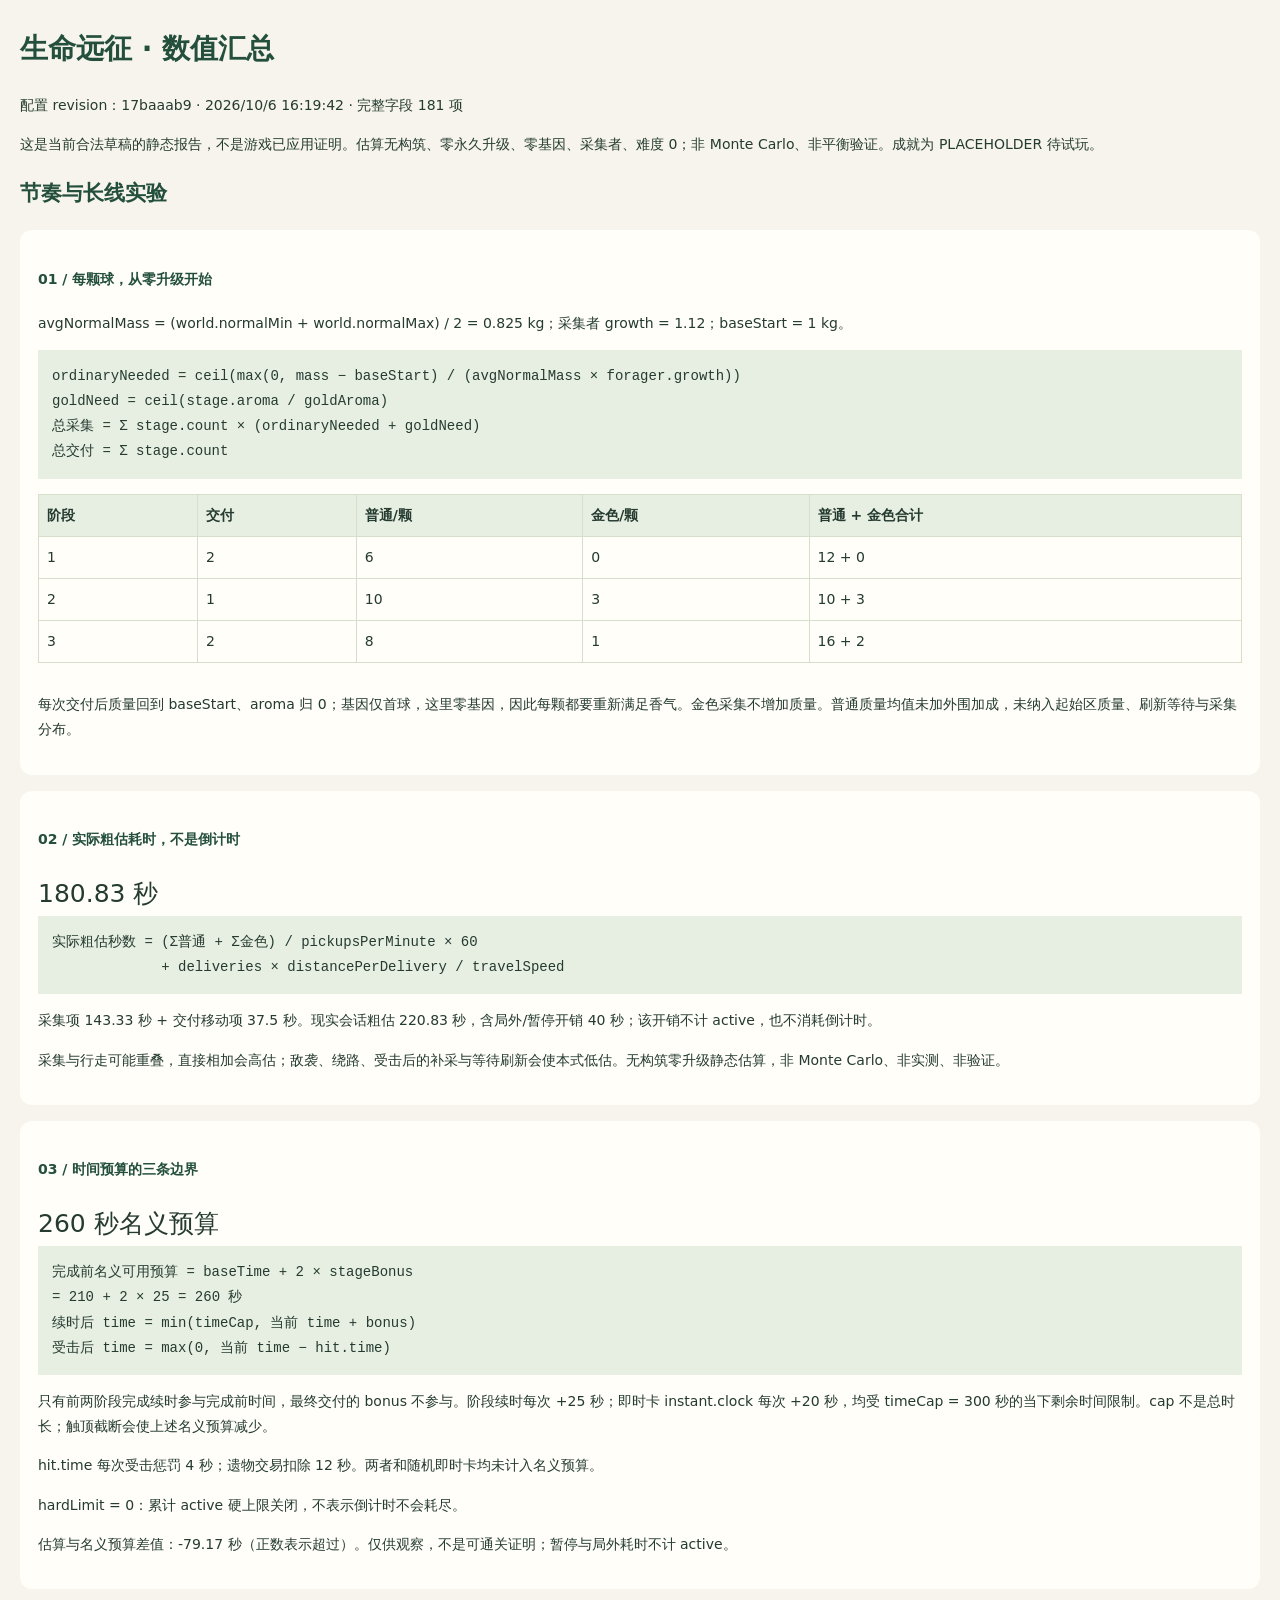
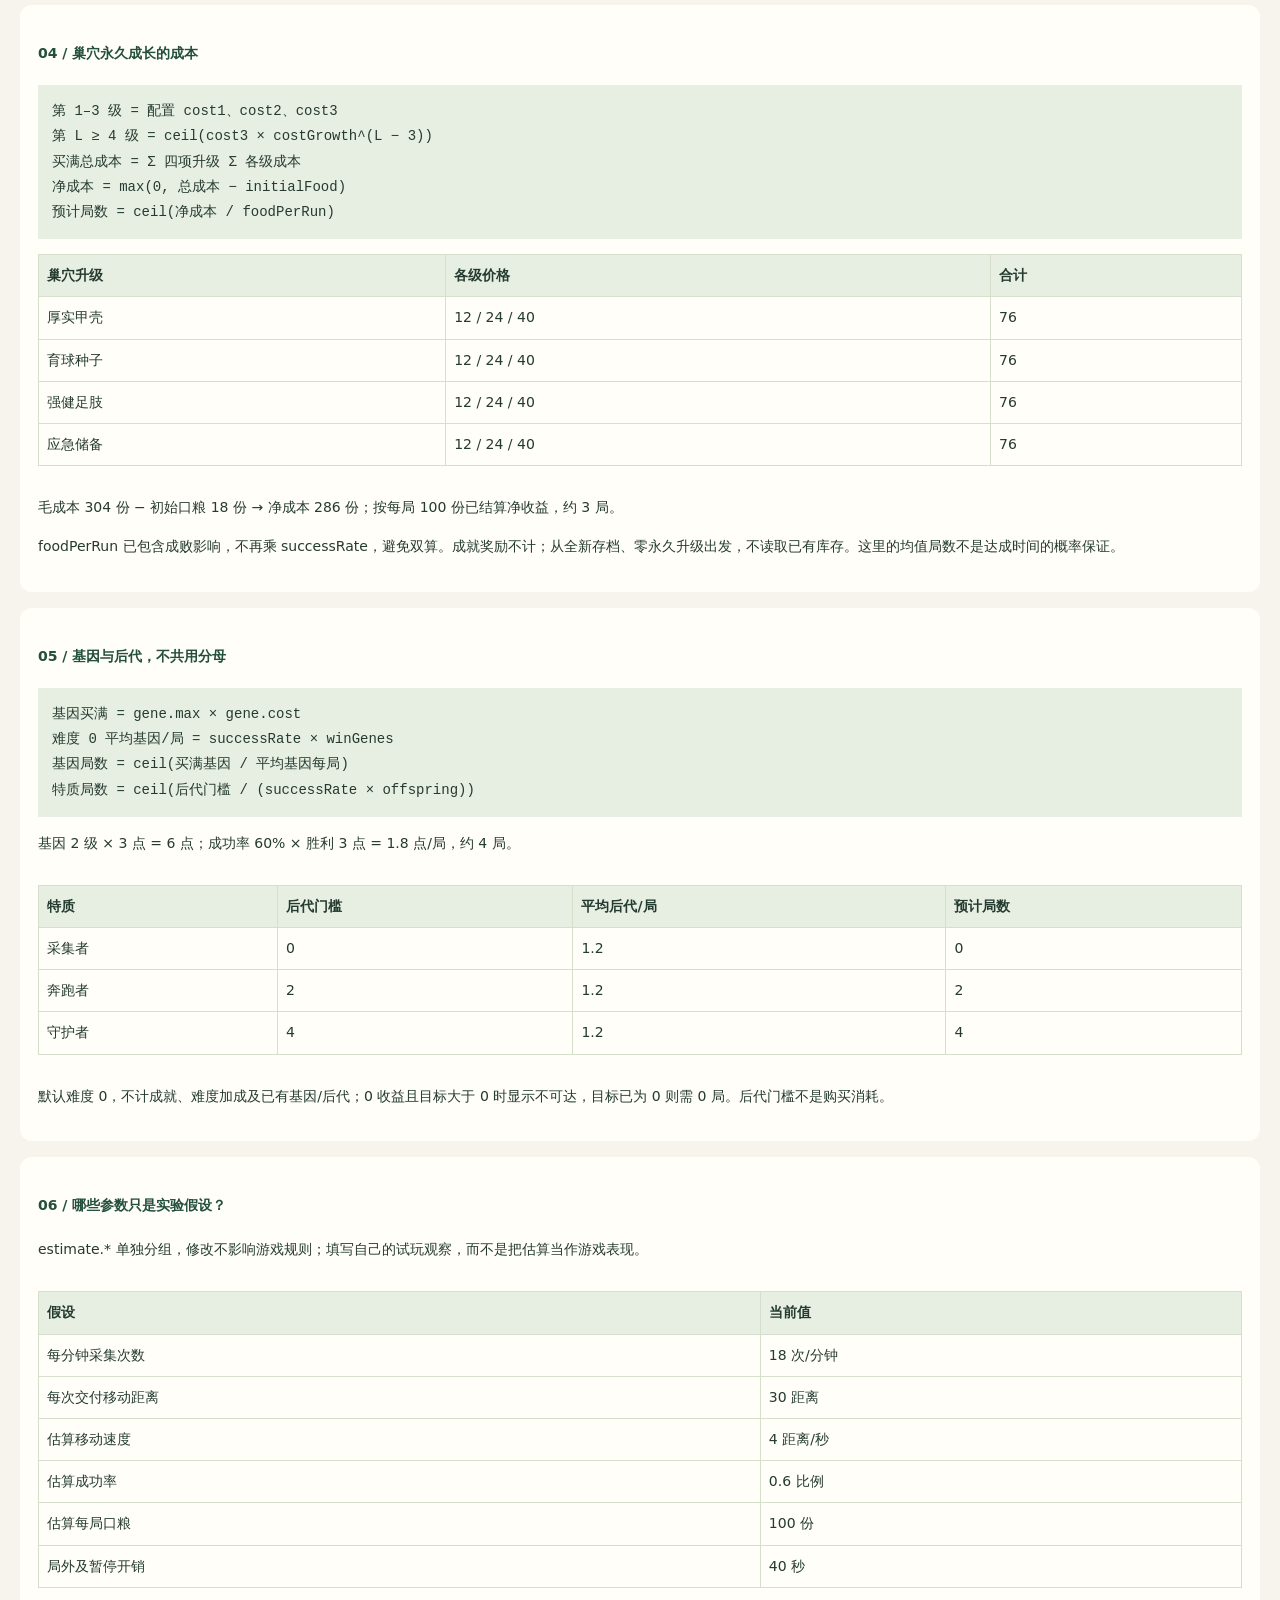
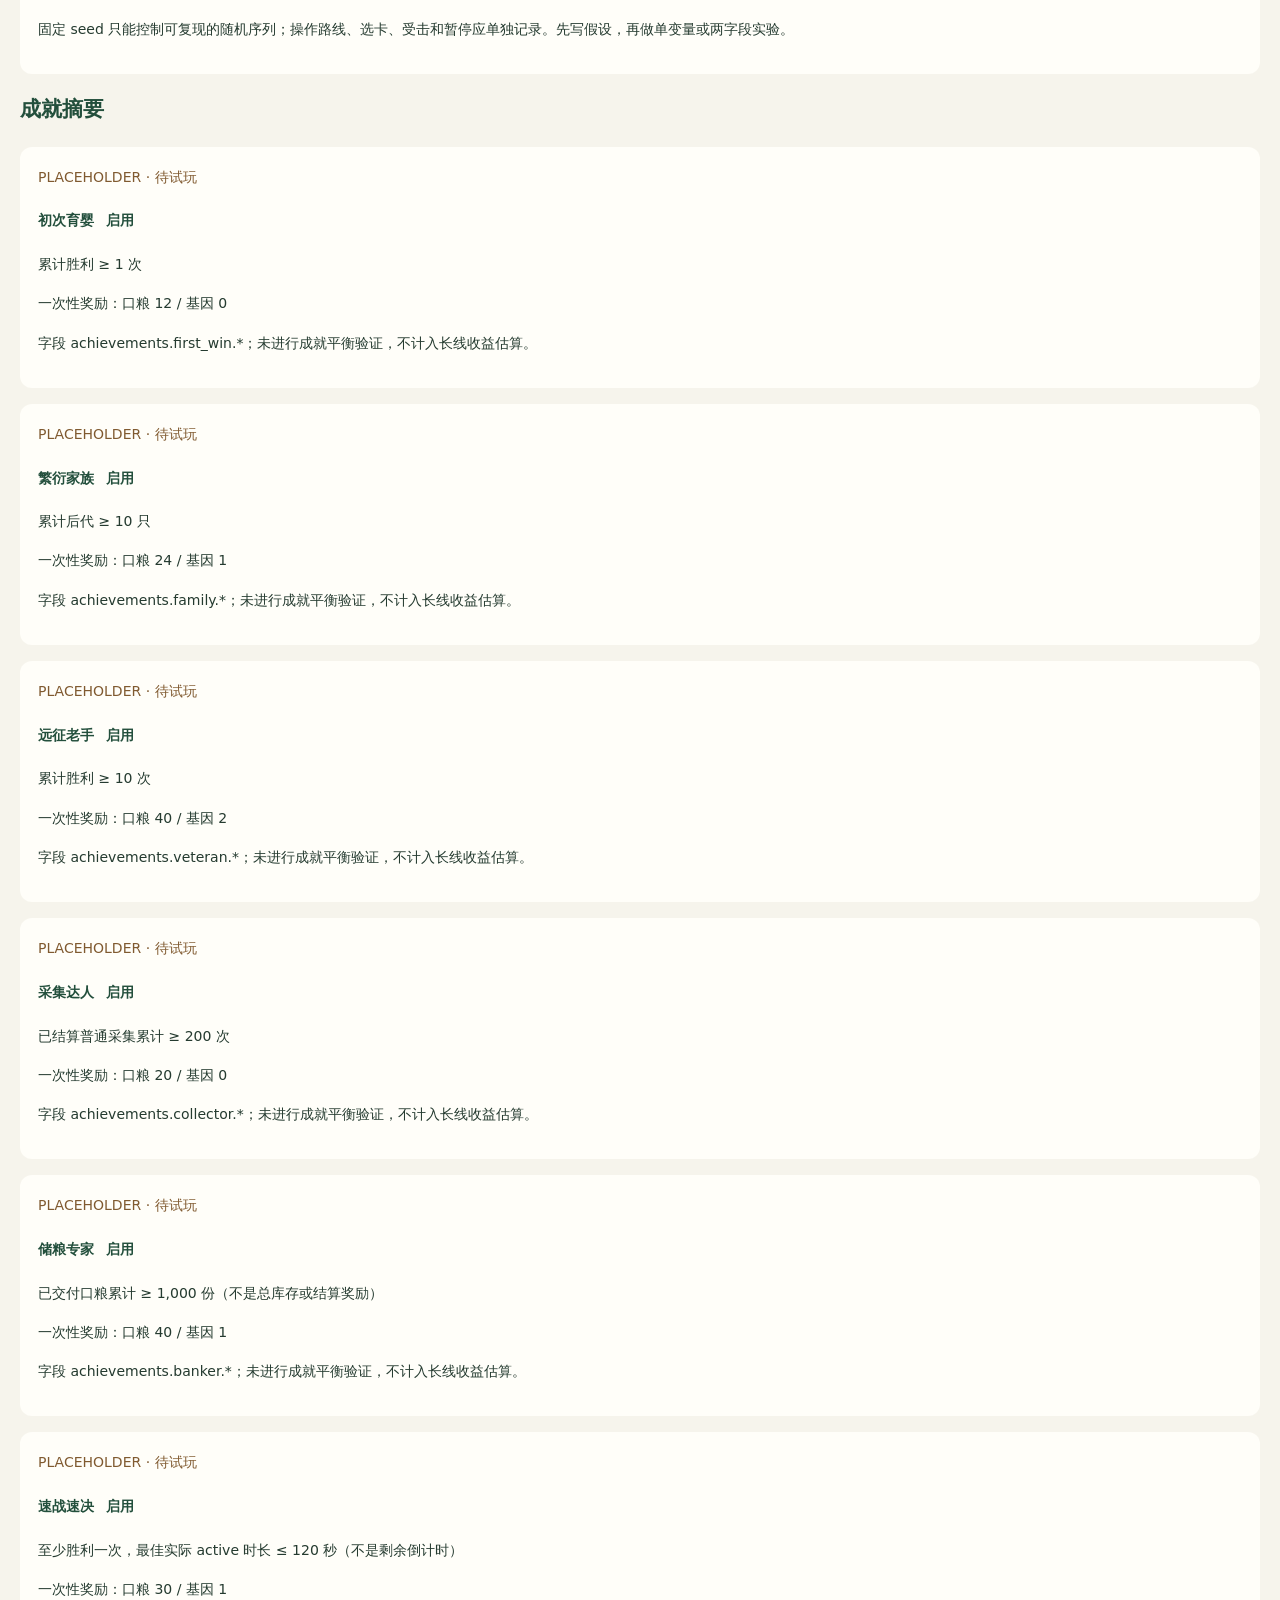
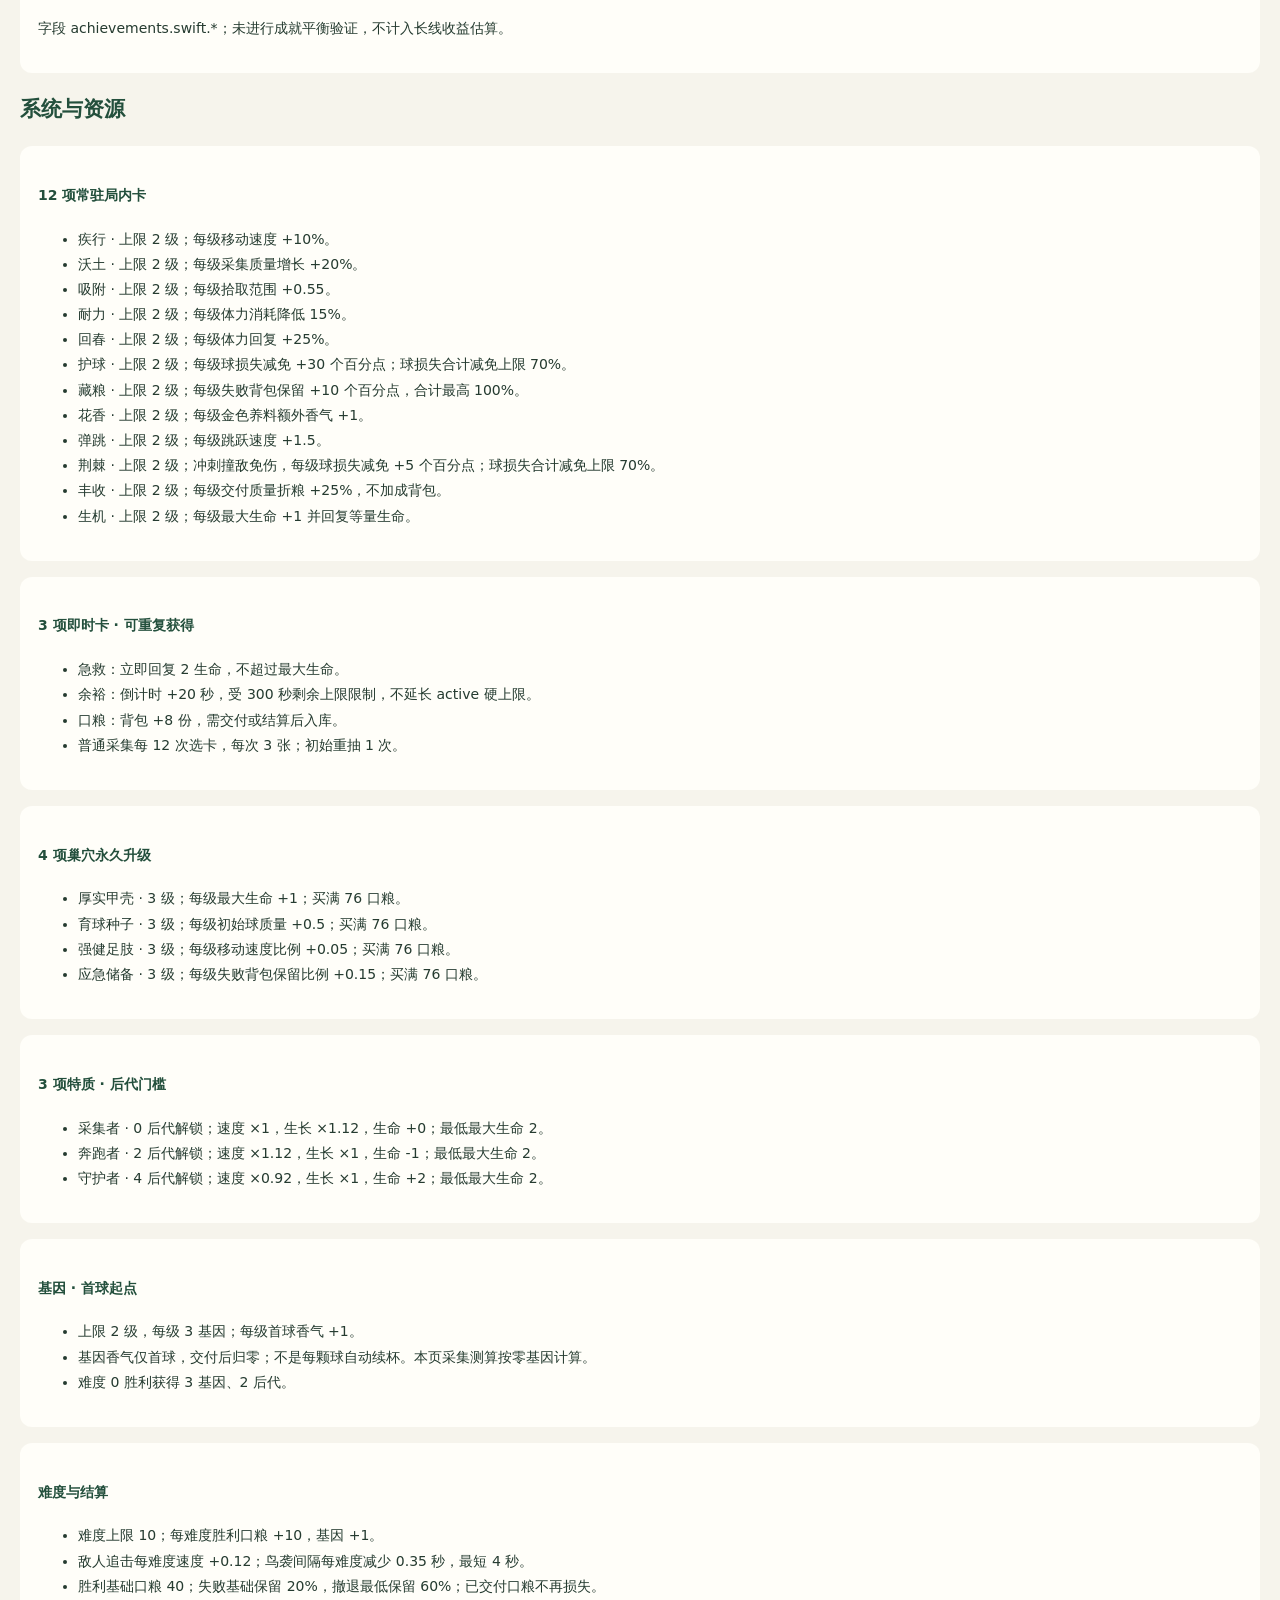
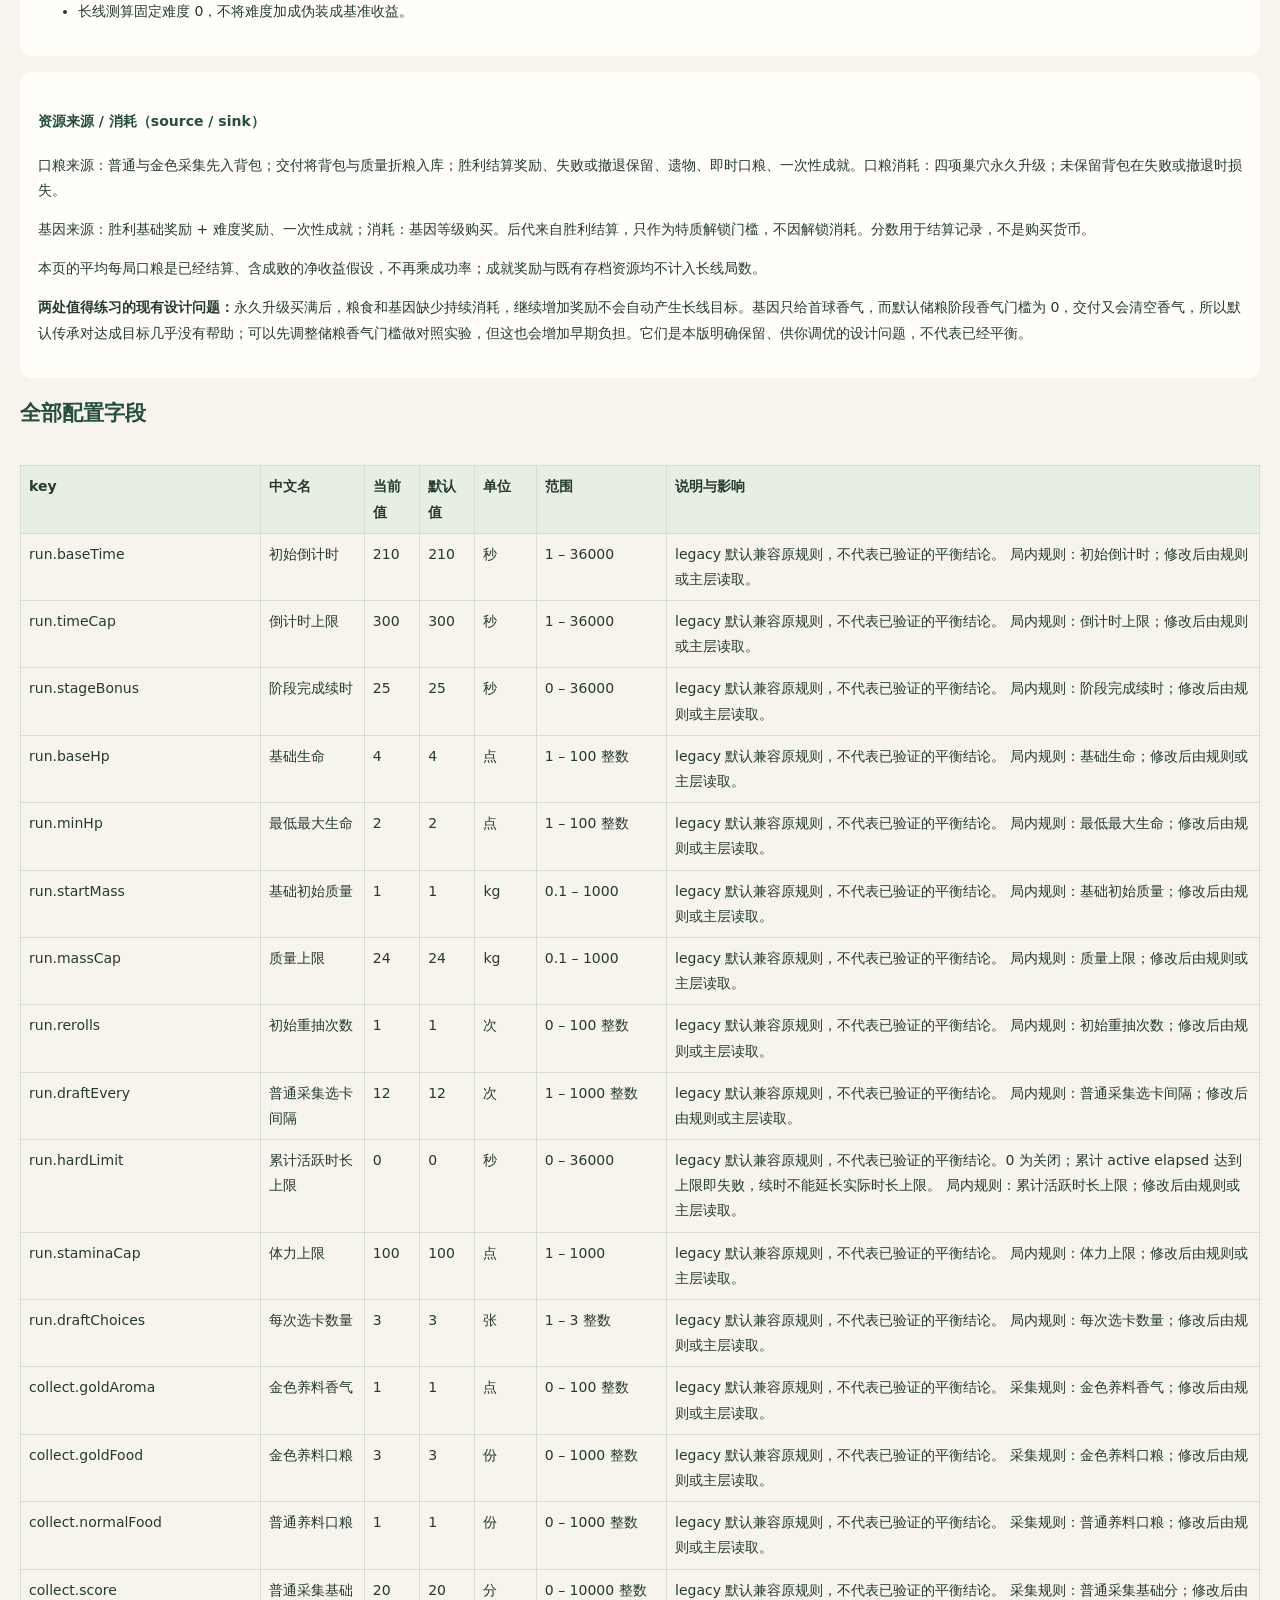
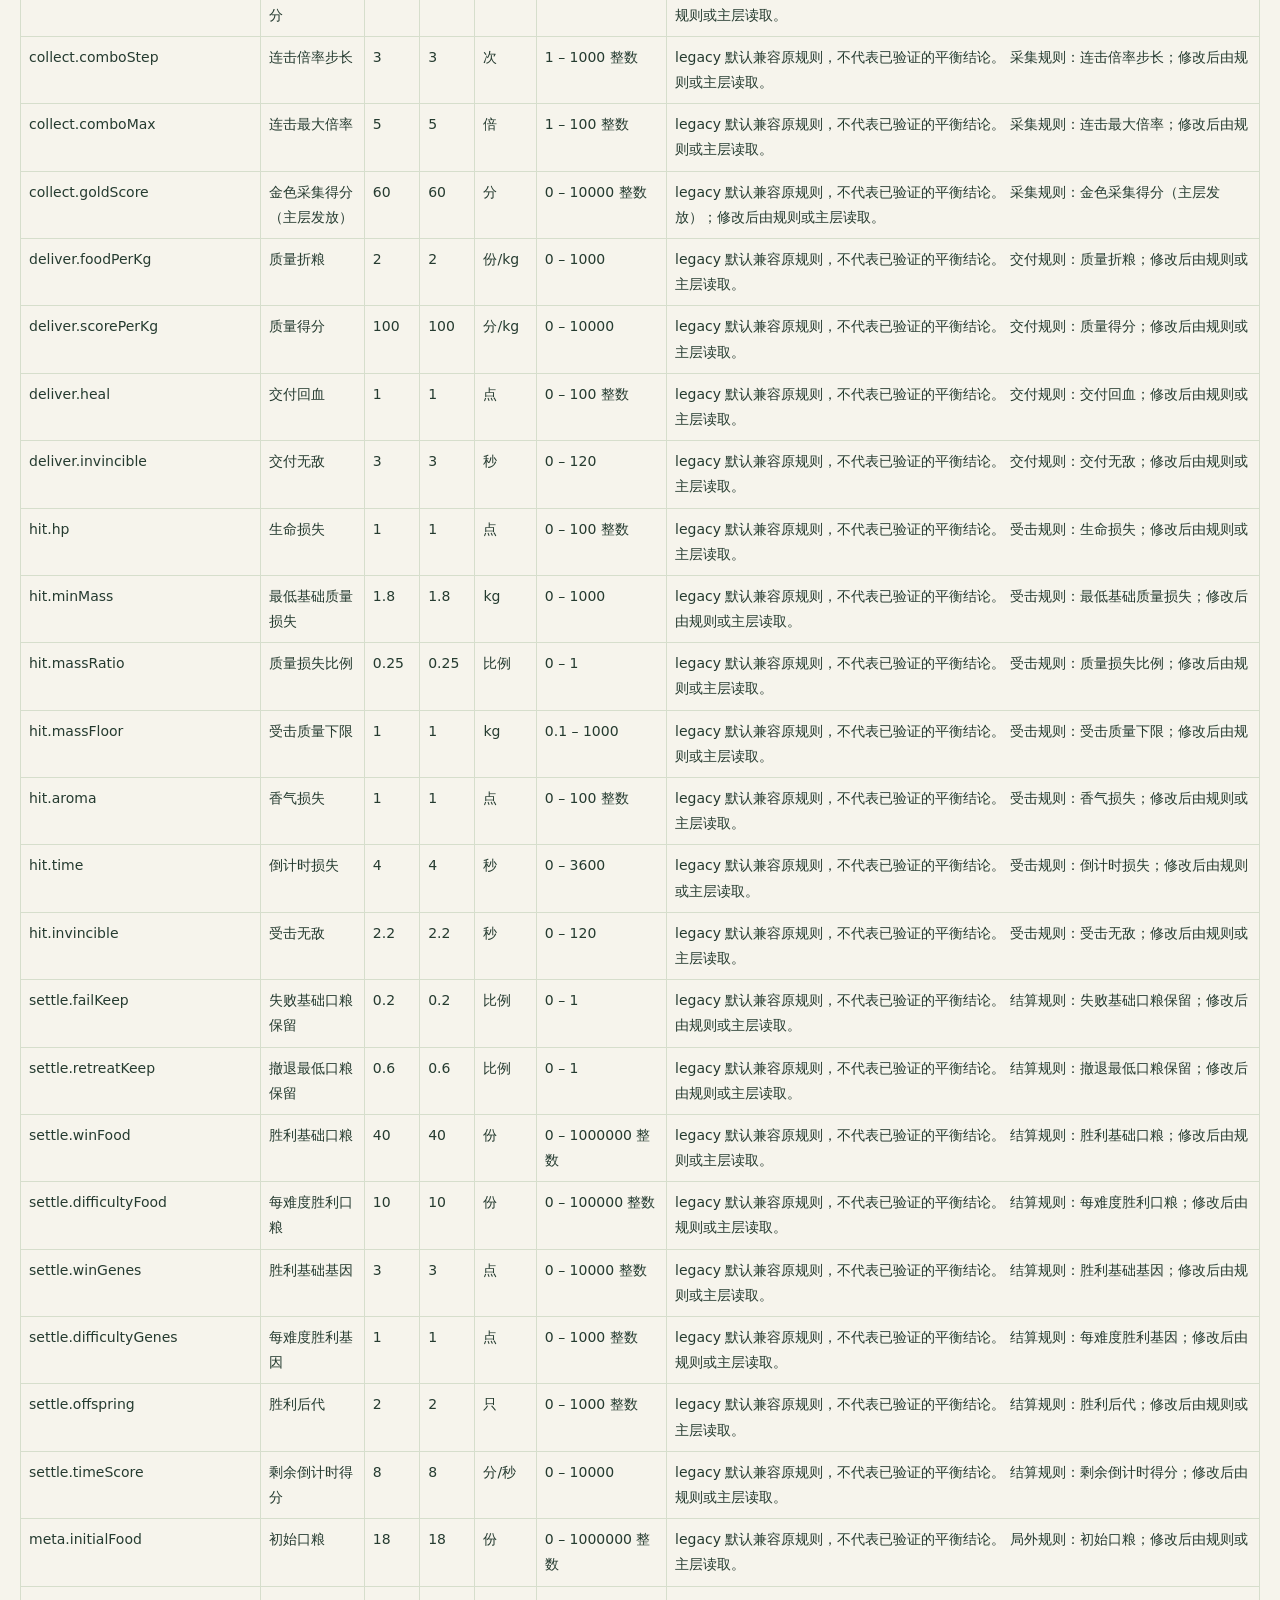
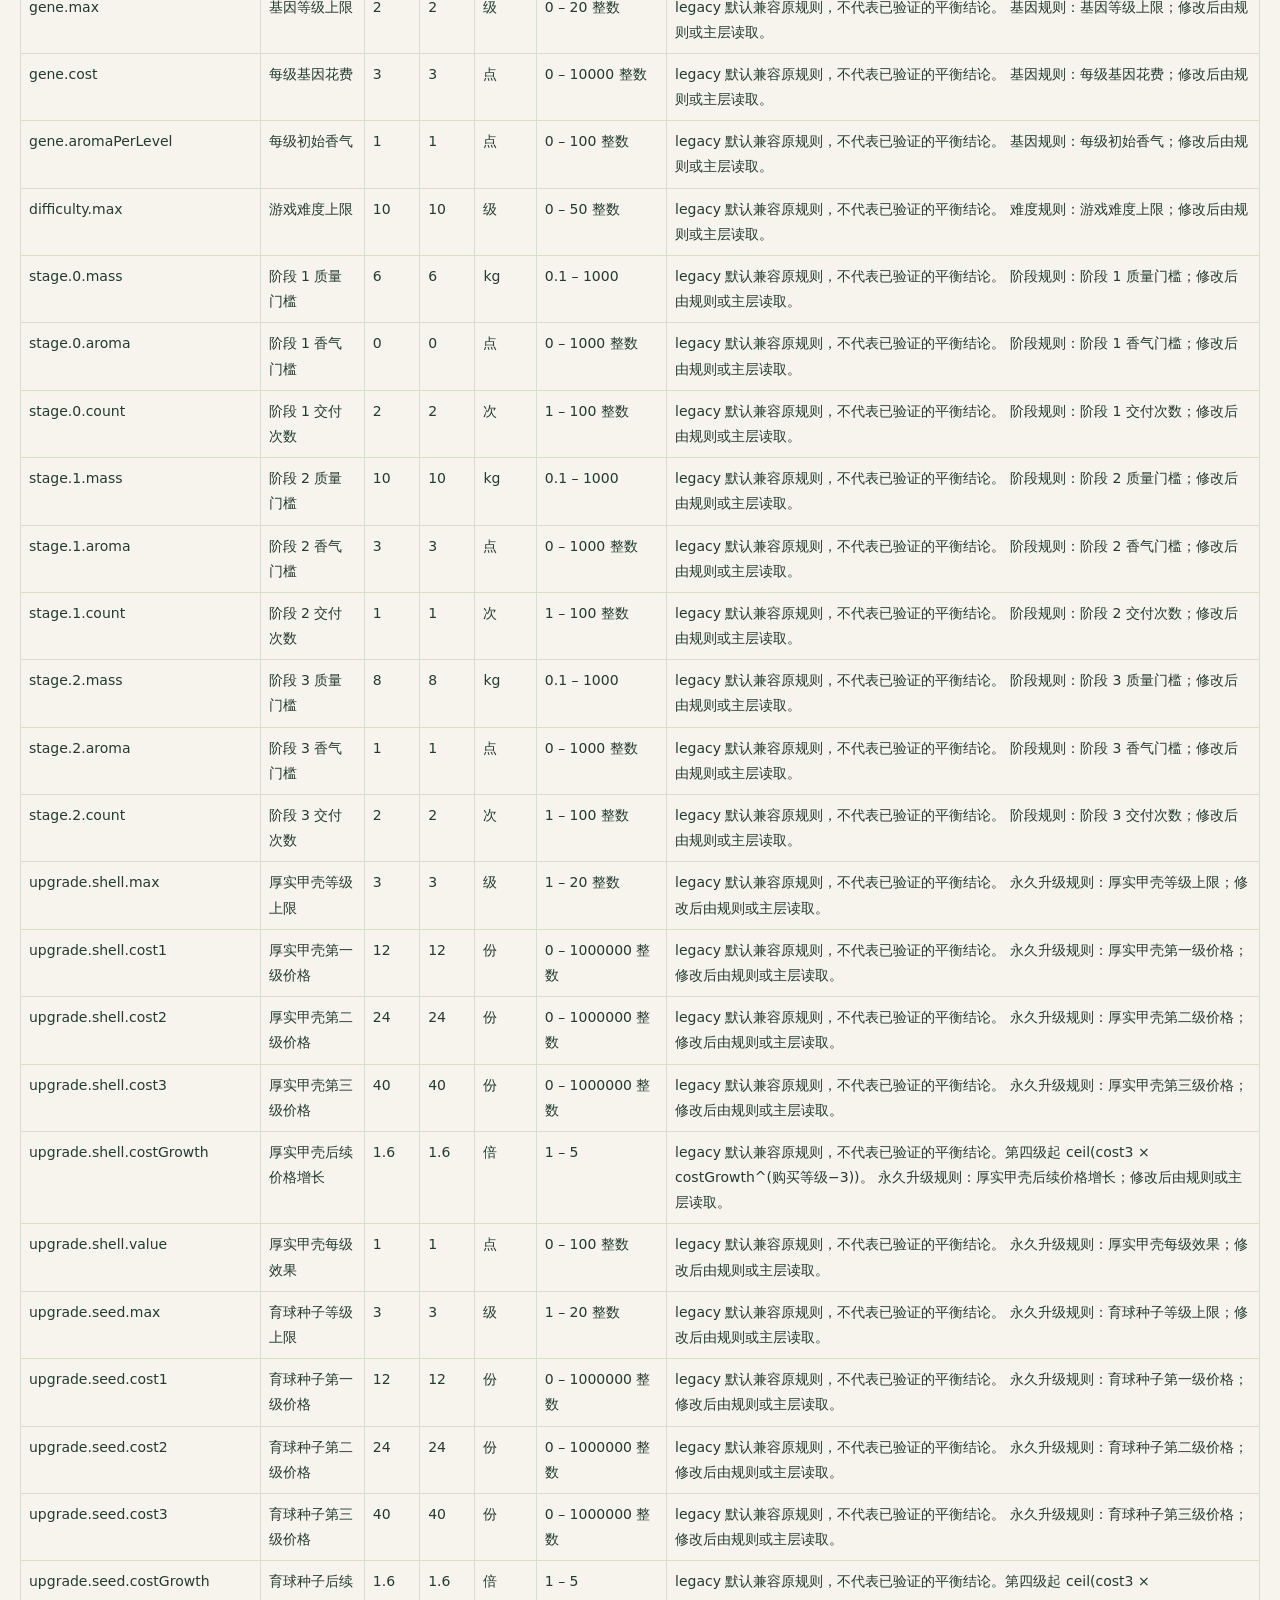
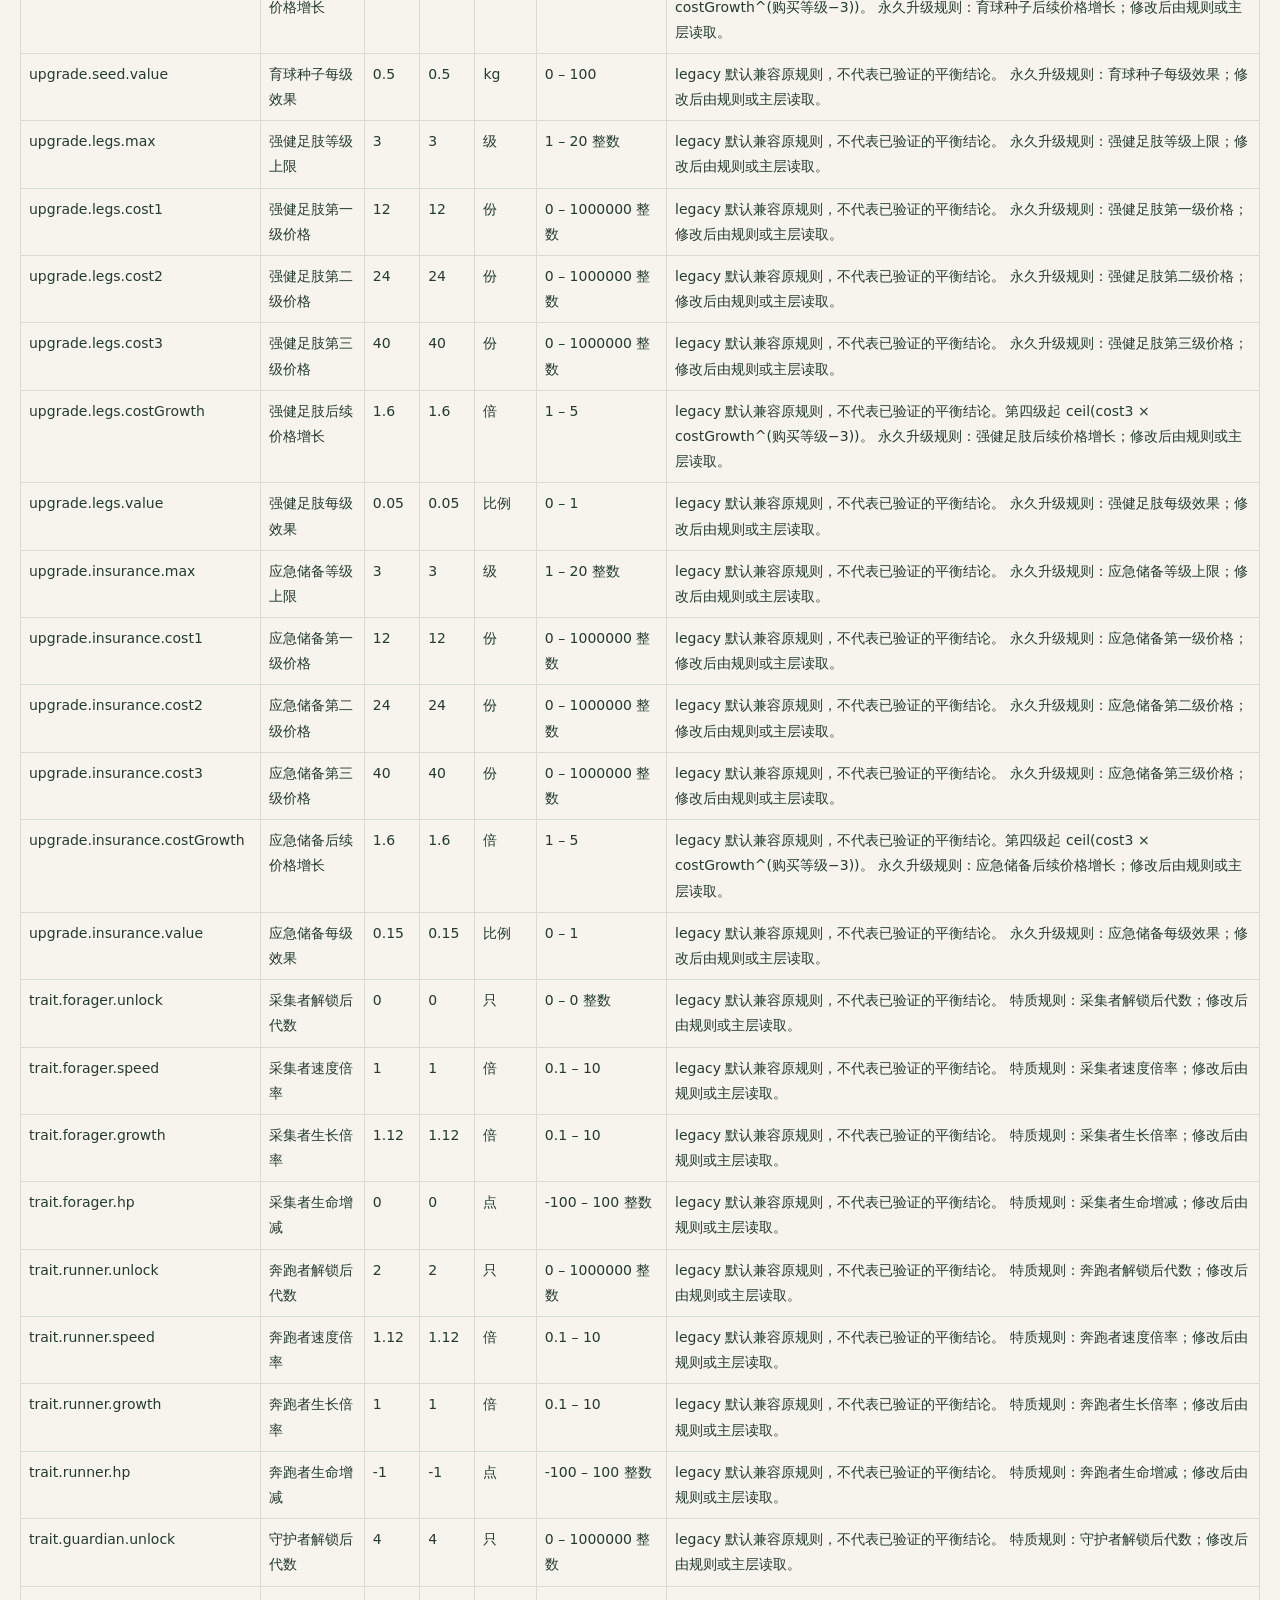
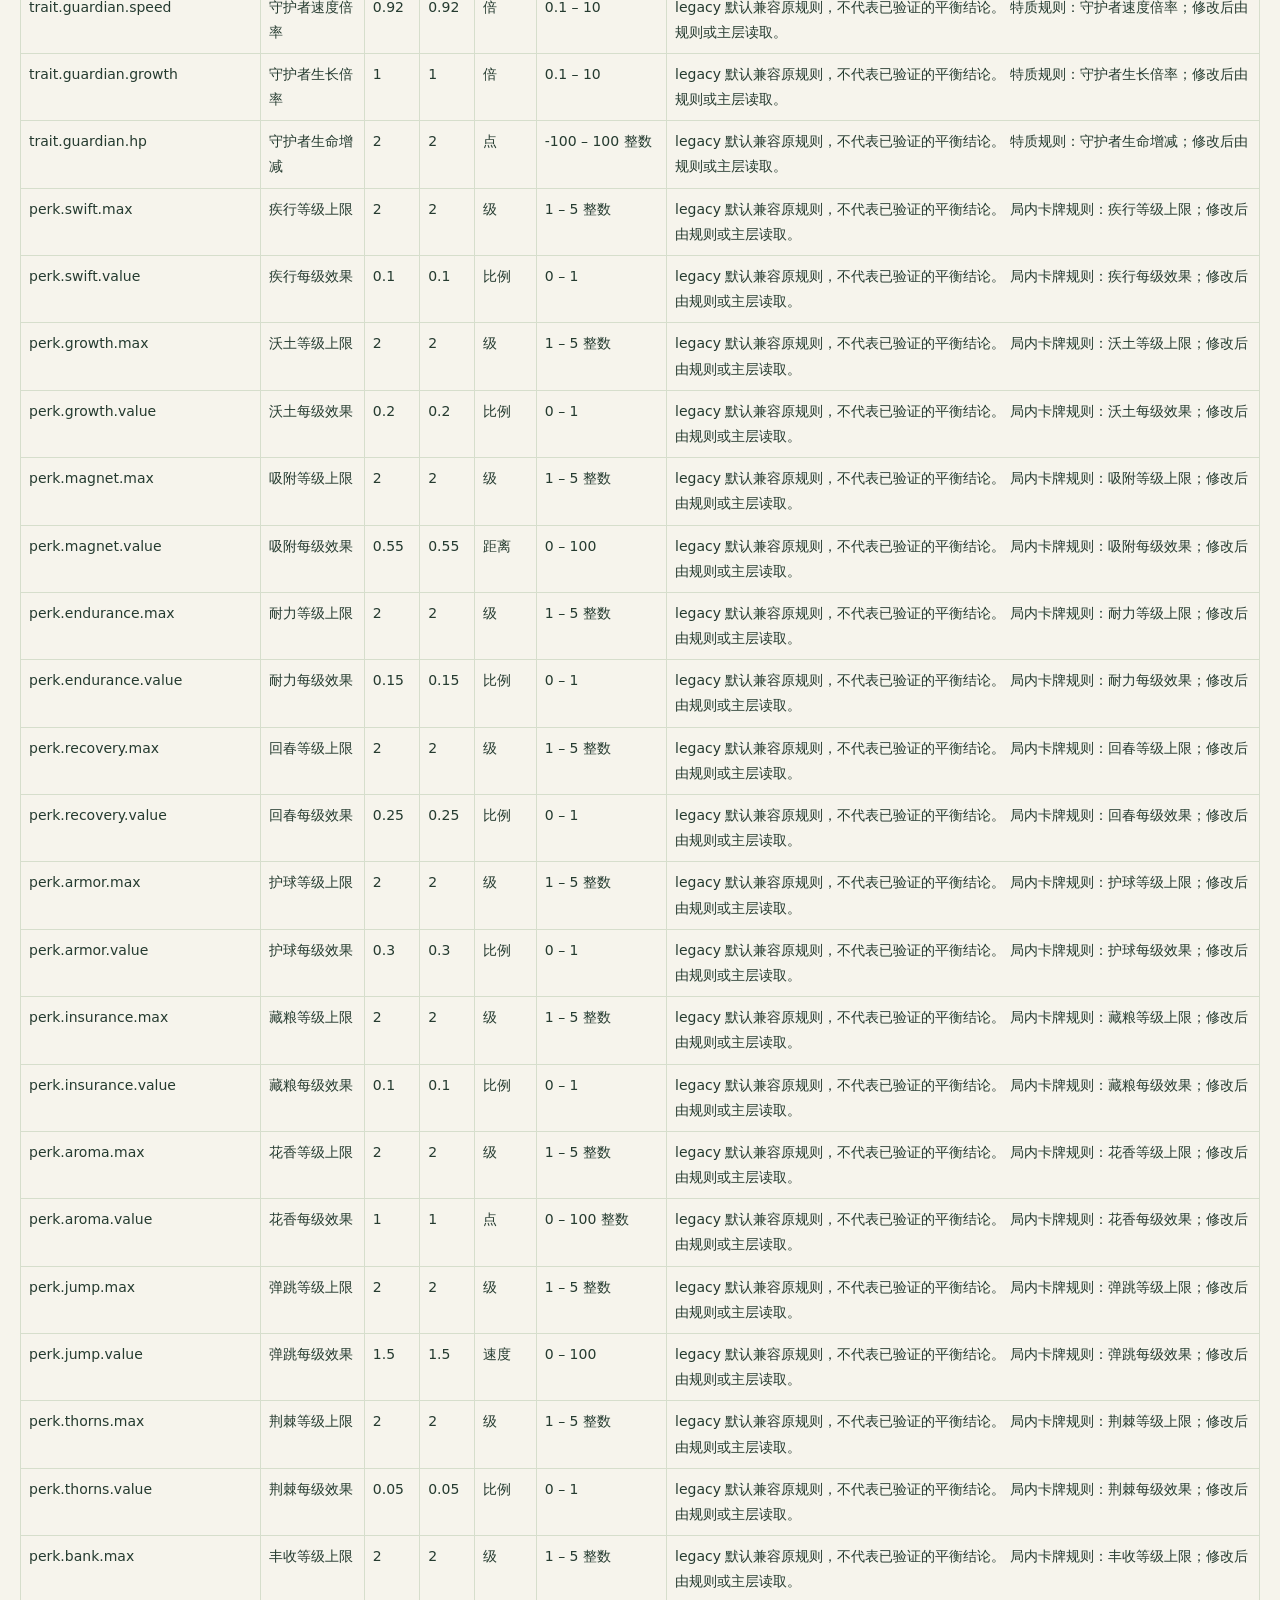
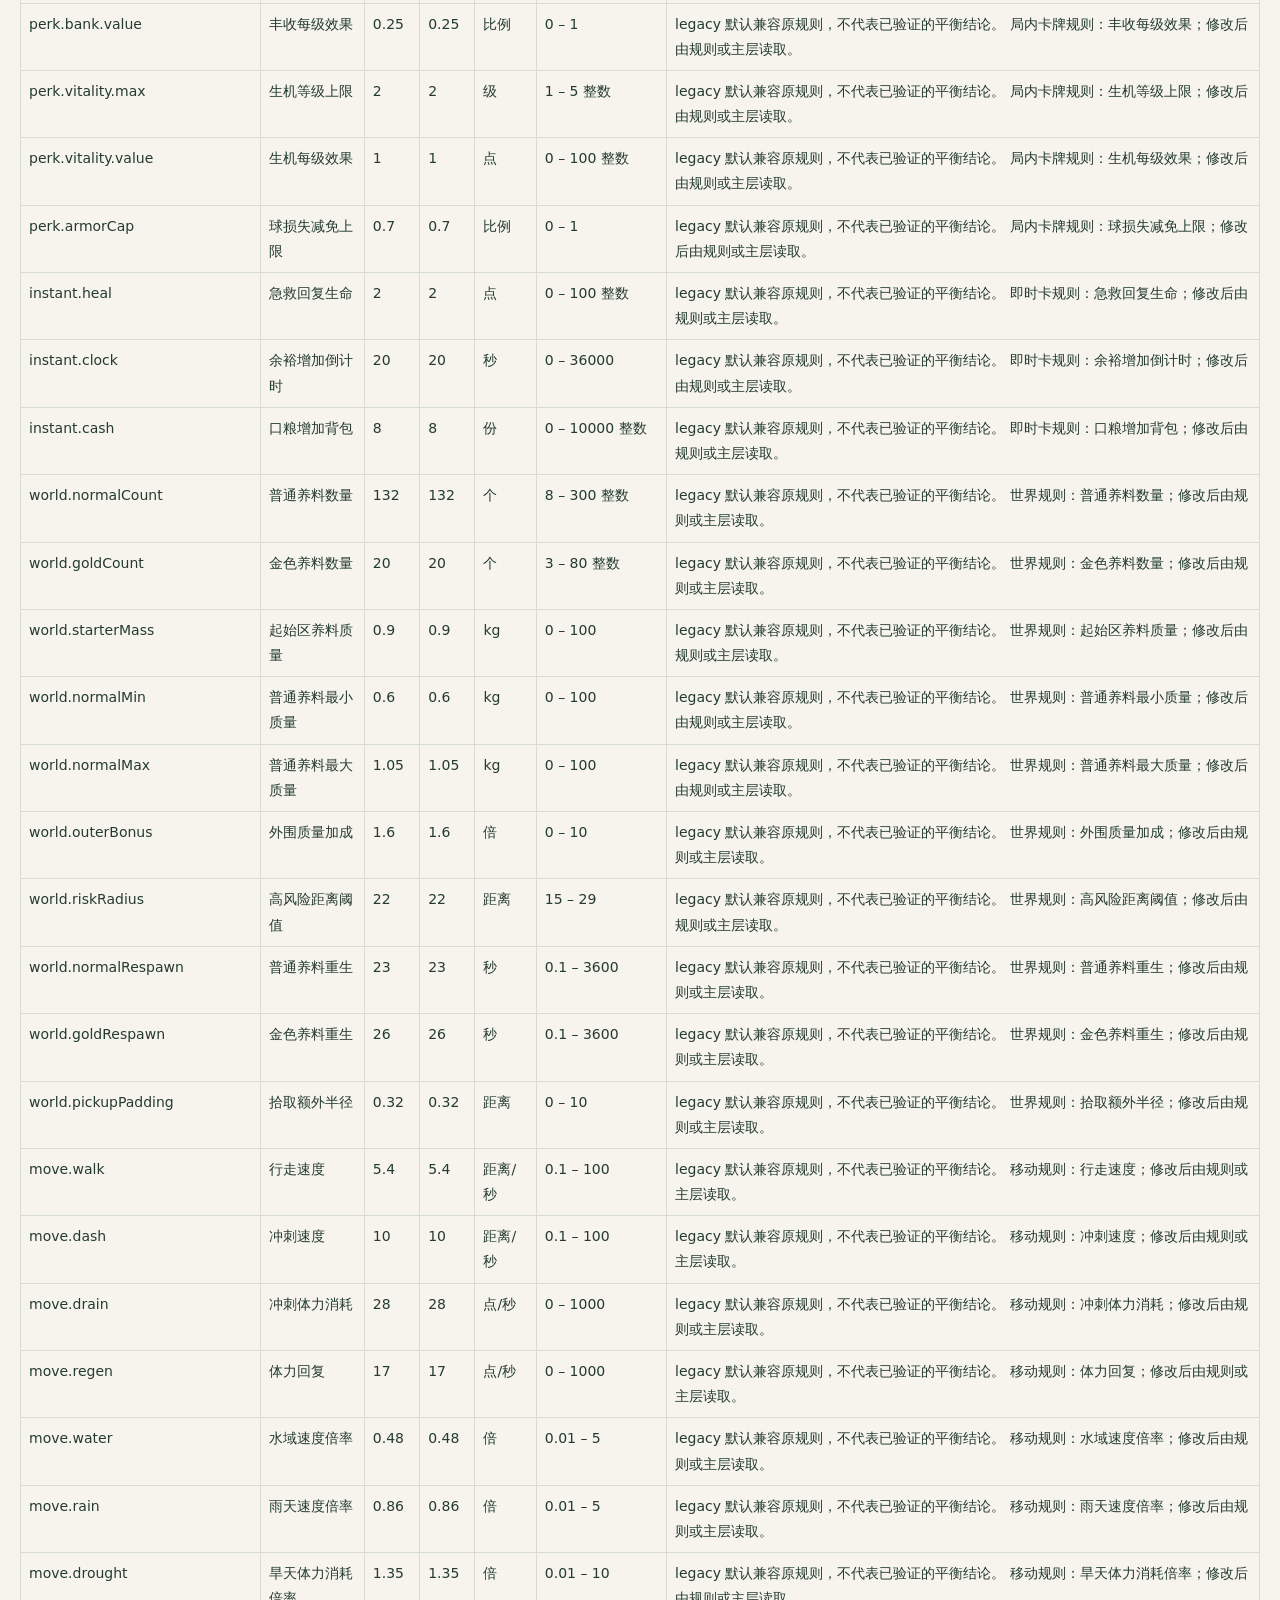
<file: 生命远征-数值总览.html>
<!doctype html>
<html lang="zh-CN"><head><title>生命远征 · 数值汇总</title><meta charset="UTF-8"><meta name="viewport" content="width=device-width, initial-scale=1"><style>body{font:14px/1.8 system-ui,sans-serif;background:#f6f4ec;color:#253b30;margin:24px auto;padding:0 20px;max-width:1300px}h1,h2,h3,h4{color:#234f3c}table{width:100%;border-collapse:collapse;margin:15px 0}td,th{border:1px solid #d6decc;padding:8px;text-align:left;vertical-align:top}th{background:#e7eee2}code{white-space:pre-wrap;overflow-wrap:anywhere}.formula{display:block;background:#e7eee2;padding:14px}article{background:#fffef9;padding:18px;margin:16px 0;border-radius:12px}.mini-scroll,.report-scroll{overflow-x:auto}.big-result{font-size:25px}.pill{margin-left:12px}.card-index{color:#805a30}</style></head><body><h1>生命远征 · 数值汇总</h1><p>配置 revision：17baaab9 · 2026/10/6 16:19:42 · 完整字段 181 项</p><p>这是当前合法草稿的静态报告，不是游戏已应用证明。估算无构筑、零永久升级、零基因、采集者、难度 0；非 Monte Carlo、非平衡验证。成就为 PLACEHOLDER 待试玩。</p><h2>节奏与长线实验</h2><div id="experimentContent"><div class="experiment-grid"><article class="experiment-card"><h4>01 / 每颗球，从零升级开始</h4><p>avgNormalMass = (world.normalMin + world.normalMax) / 2 = 0.825 kg；采集者 growth = 1.12；baseStart = 1 kg。</p><code class="formula">ordinaryNeeded = ceil(max(0, mass − baseStart) / (avgNormalMass × forager.growth))
goldNeed = ceil(stage.aroma / goldAroma)
总采集 = Σ stage.count × (ordinaryNeeded + goldNeed)
总交付 = Σ stage.count</code><div class="mini-scroll"><table class="mini-table"><thead><tr><th scope="col">阶段</th><th scope="col">交付</th><th scope="col">普通/颗</th><th scope="col">金色/颗</th><th scope="col">普通 + 金色合计</th></tr></thead><tbody><tr><td>1</td><td>2</td><td>6</td><td>0</td><td>12 + 0</td></tr><tr><td>2</td><td>1</td><td>10</td><td>3</td><td>10 + 3</td></tr><tr><td>3</td><td>2</td><td>8</td><td>1</td><td>16 + 2</td></tr></tbody></table></div><p>每次交付后质量回到 baseStart、aroma 归 0；基因仅首球，这里零基因，因此每颗都要重新满足香气。金色采集不增加质量。普通质量均值未加外围加成，未纳入起始区质量、刷新等待与采集分布。</p></article><article class="experiment-card"><h4>02 / 实际粗估耗时，不是倒计时</h4><div class="big-result">180.83 秒</div><code class="formula">实际粗估秒数 = (Σ普通 + Σ金色) / pickupsPerMinute × 60
             + deliveries × distancePerDelivery / travelSpeed</code><p>采集项 143.33 秒 + 交付移动项 37.5 秒。现实会话粗估 220.83 秒，含局外/暂停开销 40 秒；该开销不计 active，也不消耗倒计时。</p><p>采集与行走可能重叠，直接相加会高估；敌袭、绕路、受击后的补采与等待刷新会使本式低估。无构筑零升级静态估算，非 Monte Carlo、非实测、非验证。</p></article><article class="experiment-card"><h4>03 / 时间预算的三条边界</h4><div class="big-result">260 秒名义预算</div><code class="formula">完成前名义可用预算 = baseTime + 2 × stageBonus
= 210 + 2 × 25 = 260 秒
续时后 time = min(timeCap, 当前 time + bonus)
受击后 time = max(0, 当前 time − hit.time)</code><p>只有前两阶段完成续时参与完成前时间，最终交付的 bonus 不参与。阶段续时每次 +25 秒；即时卡 instant.clock 每次 +20 秒，均受 timeCap = 300 秒的当下剩余时间限制。cap 不是总时长；触顶截断会使上述名义预算减少。</p><p>hit.time 每次受击惩罚 4 秒；遗物交易扣除 12 秒。两者和随机即时卡均未计入名义预算。</p><p>hardLimit = 0：累计 active 硬上限关闭，不表示倒计时不会耗尽。</p><p>估算与名义预算差值：-79.17 秒（正数表示超过）。仅供观察，不是可通关证明；暂停与局外耗时不计 active。</p></article><article class="experiment-card"><h4>04 / 巢穴永久成长的成本</h4><code class="formula">第 1–3 级 = 配置 cost1、cost2、cost3
第 L ≥ 4 级 = ceil(cost3 × costGrowth^(L − 3))
买满总成本 = Σ 四项升级 Σ 各级成本
净成本 = max(0, 总成本 − initialFood)
预计局数 = ceil(净成本 / foodPerRun)</code><div class="mini-scroll"><table class="mini-table"><thead><tr><th scope="col">巢穴升级</th><th scope="col">各级价格</th><th scope="col">合计</th></tr></thead><tbody><tr><td>厚实甲壳</td><td>12 / 24 / 40</td><td>76</td></tr><tr><td>育球种子</td><td>12 / 24 / 40</td><td>76</td></tr><tr><td>强健足肢</td><td>12 / 24 / 40</td><td>76</td></tr><tr><td>应急储备</td><td>12 / 24 / 40</td><td>76</td></tr></tbody></table></div><p>毛成本 304 份 − 初始口粮 18 份 → 净成本 286 份；按每局 100 份已结算净收益，约 3 局。</p><p>foodPerRun 已包含成败影响，不再乘 successRate，避免双算。成就奖励不计；从全新存档、零永久升级出发，不读取已有库存。这里的均值局数不是达成时间的概率保证。</p></article><article class="experiment-card"><h4>05 / 基因与后代，不共用分母</h4><code class="formula">基因买满 = gene.max × gene.cost
难度 0 平均基因/局 = successRate × winGenes
基因局数 = ceil(买满基因 / 平均基因每局)
特质局数 = ceil(后代门槛 / (successRate × offspring))</code><p>基因 2 级 × 3 点 = 6 点；成功率 60% × 胜利 3 点 = 1.8 点/局，约 4 局。</p><div class="mini-scroll"><table class="mini-table"><thead><tr><th scope="col">特质</th><th scope="col">后代门槛</th><th scope="col">平均后代/局</th><th scope="col">预计局数</th></tr></thead><tbody><tr><td>采集者</td><td>0</td><td>1.2</td><td>0</td></tr><tr><td>奔跑者</td><td>2</td><td>1.2</td><td>2</td></tr><tr><td>守护者</td><td>4</td><td>1.2</td><td>4</td></tr></tbody></table></div><p>默认难度 0，不计成就、难度加成及已有基因/后代；0 收益且目标大于 0 时显示不可达，目标已为 0 则需 0 局。后代门槛不是购买消耗。</p></article><article class="experiment-card"><h4>06 / 哪些参数只是实验假设？</h4><p>estimate.* 单独分组，修改不影响游戏规则；填写自己的试玩观察，而不是把估算当作游戏表现。</p><div class="mini-scroll"><table class="mini-table"><thead><tr><th scope="col">假设</th><th scope="col">当前值</th></tr></thead><tbody><tr><td>每分钟采集次数</td><td>18 次/分钟</td></tr><tr><td>每次交付移动距离</td><td>30 距离</td></tr><tr><td>估算移动速度</td><td>4 距离/秒</td></tr><tr><td>估算成功率</td><td>0.6 比例</td></tr><tr><td>估算每局口粮</td><td>100 份</td></tr><tr><td>局外及暂停开销</td><td>40 秒</td></tr></tbody></table></div><p>固定 seed 只能控制可复现的随机序列；操作路线、选卡、受击和暂停应单独记录。先写假设，再做单变量或两字段实验。</p></article></div></div><h2>成就摘要</h2><div id="achievementCards" class="achievement-grid"><article><span class="card-index">PLACEHOLDER · 待试玩</span><h4>初次育婴<span class="pill">启用</span></h4><p>累计胜利 ≥ 1 次</p><p class="reward">一次性奖励：口粮 12 / 基因 0</p><p>字段 achievements.first_win.*；未进行成就平衡验证，不计入长线收益估算。</p></article><article><span class="card-index">PLACEHOLDER · 待试玩</span><h4>繁衍家族<span class="pill">启用</span></h4><p>累计后代 ≥ 10 只</p><p class="reward">一次性奖励：口粮 24 / 基因 1</p><p>字段 achievements.family.*；未进行成就平衡验证，不计入长线收益估算。</p></article><article><span class="card-index">PLACEHOLDER · 待试玩</span><h4>远征老手<span class="pill">启用</span></h4><p>累计胜利 ≥ 10 次</p><p class="reward">一次性奖励：口粮 40 / 基因 2</p><p>字段 achievements.veteran.*；未进行成就平衡验证，不计入长线收益估算。</p></article><article><span class="card-index">PLACEHOLDER · 待试玩</span><h4>采集达人<span class="pill">启用</span></h4><p>已结算普通采集累计 ≥ 200 次</p><p class="reward">一次性奖励：口粮 20 / 基因 0</p><p>字段 achievements.collector.*；未进行成就平衡验证，不计入长线收益估算。</p></article><article><span class="card-index">PLACEHOLDER · 待试玩</span><h4>储粮专家<span class="pill">启用</span></h4><p>已交付口粮累计 ≥ 1,000 份（不是总库存或结算奖励）</p><p class="reward">一次性奖励：口粮 40 / 基因 1</p><p>字段 achievements.banker.*；未进行成就平衡验证，不计入长线收益估算。</p></article><article><span class="card-index">PLACEHOLDER · 待试玩</span><h4>速战速决<span class="pill">启用</span></h4><p>至少胜利一次，最佳实际 active 时长 ≤ 120 秒（不是剩余倒计时）</p><p class="reward">一次性奖励：口粮 30 / 基因 1</p><p>字段 achievements.swift.*；未进行成就平衡验证，不计入长线收益估算。</p></article></div><h2>系统与资源</h2><div id="systemSummary" class="system-grid"><article class="system-card"><h4>12 项常驻局内卡</h4><ul><li>疾行 · 上限 2 级；每级移动速度 +10%。</li><li>沃土 · 上限 2 级；每级采集质量增长 +20%。</li><li>吸附 · 上限 2 级；每级拾取范围 +0.55。</li><li>耐力 · 上限 2 级；每级体力消耗降低 15%。</li><li>回春 · 上限 2 级；每级体力回复 +25%。</li><li>护球 · 上限 2 级；每级球损失减免 +30 个百分点；球损失合计减免上限 70%。</li><li>藏粮 · 上限 2 级；每级失败背包保留 +10 个百分点，合计最高 100%。</li><li>花香 · 上限 2 级；每级金色养料额外香气 +1。</li><li>弹跳 · 上限 2 级；每级跳跃速度 +1.5。</li><li>荆棘 · 上限 2 级；冲刺撞敌免伤，每级球损失减免 +5 个百分点；球损失合计减免上限 70%。</li><li>丰收 · 上限 2 级；每级交付质量折粮 +25%，不加成背包。</li><li>生机 · 上限 2 级；每级最大生命 +1 并回复等量生命。</li></ul></article><article class="system-card"><h4>3 项即时卡 · 可重复获得</h4><ul><li>急救：立即回复 2 生命，不超过最大生命。</li><li>余裕：倒计时 +20 秒，受 300 秒剩余上限限制，不延长 active 硬上限。</li><li>口粮：背包 +8 份，需交付或结算后入库。</li><li>普通采集每 12 次选卡，每次 3 张；初始重抽 1 次。</li></ul></article><article class="system-card"><h4>4 项巢穴永久升级</h4><ul><li>厚实甲壳 · 3 级；每级最大生命 +1；买满 76 口粮。</li><li>育球种子 · 3 级；每级初始球质量 +0.5；买满 76 口粮。</li><li>强健足肢 · 3 级；每级移动速度比例 +0.05；买满 76 口粮。</li><li>应急储备 · 3 级；每级失败背包保留比例 +0.15；买满 76 口粮。</li></ul></article><article class="system-card"><h4>3 项特质 · 后代门槛</h4><ul><li>采集者 · 0 后代解锁；速度 ×1，生长 ×1.12，生命 +0；最低最大生命 2。</li><li>奔跑者 · 2 后代解锁；速度 ×1.12，生长 ×1，生命 -1；最低最大生命 2。</li><li>守护者 · 4 后代解锁；速度 ×0.92，生长 ×1，生命 +2；最低最大生命 2。</li></ul></article><article class="system-card"><h4>基因 · 首球起点</h4><ul><li>上限 2 级，每级 3 基因；每级首球香气 +1。</li><li>基因香气仅首球，交付后归零；不是每颗球自动续杯。本页采集测算按零基因计算。</li><li>难度 0 胜利获得 3 基因、2 后代。</li></ul></article><article class="system-card"><h4>难度与结算</h4><ul><li>难度上限 10；每难度胜利口粮 +10，基因 +1。</li><li>敌人追击每难度速度 +0.12；鸟袭间隔每难度减少 0.35 秒，最短 4 秒。</li><li>胜利基础口粮 40；失败基础保留 20%，撤退最低保留 60%；已交付口粮不再损失。</li><li>长线测算固定难度 0，不将难度加成伪装成基准收益。</li></ul></article></div><article class="resource-note"><h4>资源来源 / 消耗（source / sink）</h4><p>口粮来源：普通与金色采集先入背包；交付将背包与质量折粮入库；胜利结算奖励、失败或撤退保留、遗物、即时口粮、一次性成就。口粮消耗：四项巢穴永久升级；未保留背包在失败或撤退时损失。</p><p>基因来源：胜利基础奖励 + 难度奖励、一次性成就；消耗：基因等级购买。后代来自胜利结算，只作为特质解锁门槛，不因解锁消耗。分数用于结算记录，不是购买货币。</p><p>本页的平均每局口粮是已经结算、含成败的净收益假设，不再乘成功率；成就奖励与既有存档资源均不计入长线局数。</p><p><strong>两处值得练习的现有设计问题：</strong>永久升级买满后，粮食和基因缺少持续消耗，继续增加奖励不会自动产生长线目标。基因只给首球香气，而默认储粮阶段香气门槛为 0，交付又会清空香气，所以默认传承对达成目标几乎没有帮助；可以先调整储粮香气门槛做对照实验，但这也会增加早期负担。它们是本版明确保留、供你调优的设计问题，不代表已经平衡。</p></article><h2>全部配置字段</h2><div class="report-scroll"><table class="mini-table"><thead><tr><th scope="col">key</th><th scope="col">中文名</th><th scope="col">当前值</th><th scope="col">默认值</th><th scope="col">单位</th><th scope="col">范围</th><th scope="col">说明与影响</th></tr></thead><tbody><tr><td>run.baseTime</td><td>初始倒计时</td><td>210</td><td>210</td><td>秒</td><td>1 – 36000</td><td>legacy 默认兼容原规则，不代表已验证的平衡结论。 局内规则：初始倒计时；修改后由规则或主层读取。</td></tr><tr><td>run.timeCap</td><td>倒计时上限</td><td>300</td><td>300</td><td>秒</td><td>1 – 36000</td><td>legacy 默认兼容原规则，不代表已验证的平衡结论。 局内规则：倒计时上限；修改后由规则或主层读取。</td></tr><tr><td>run.stageBonus</td><td>阶段完成续时</td><td>25</td><td>25</td><td>秒</td><td>0 – 36000</td><td>legacy 默认兼容原规则，不代表已验证的平衡结论。 局内规则：阶段完成续时；修改后由规则或主层读取。</td></tr><tr><td>run.baseHp</td><td>基础生命</td><td>4</td><td>4</td><td>点</td><td>1 – 100 整数</td><td>legacy 默认兼容原规则，不代表已验证的平衡结论。 局内规则：基础生命；修改后由规则或主层读取。</td></tr><tr><td>run.minHp</td><td>最低最大生命</td><td>2</td><td>2</td><td>点</td><td>1 – 100 整数</td><td>legacy 默认兼容原规则，不代表已验证的平衡结论。 局内规则：最低最大生命；修改后由规则或主层读取。</td></tr><tr><td>run.startMass</td><td>基础初始质量</td><td>1</td><td>1</td><td>kg</td><td>0.1 – 1000</td><td>legacy 默认兼容原规则，不代表已验证的平衡结论。 局内规则：基础初始质量；修改后由规则或主层读取。</td></tr><tr><td>run.massCap</td><td>质量上限</td><td>24</td><td>24</td><td>kg</td><td>0.1 – 1000</td><td>legacy 默认兼容原规则，不代表已验证的平衡结论。 局内规则：质量上限；修改后由规则或主层读取。</td></tr><tr><td>run.rerolls</td><td>初始重抽次数</td><td>1</td><td>1</td><td>次</td><td>0 – 100 整数</td><td>legacy 默认兼容原规则，不代表已验证的平衡结论。 局内规则：初始重抽次数；修改后由规则或主层读取。</td></tr><tr><td>run.draftEvery</td><td>普通采集选卡间隔</td><td>12</td><td>12</td><td>次</td><td>1 – 1000 整数</td><td>legacy 默认兼容原规则，不代表已验证的平衡结论。 局内规则：普通采集选卡间隔；修改后由规则或主层读取。</td></tr><tr><td>run.hardLimit</td><td>累计活跃时长上限</td><td>0</td><td>0</td><td>秒</td><td>0 – 36000</td><td>legacy 默认兼容原规则，不代表已验证的平衡结论。0 为关闭；累计 active elapsed 达到上限即失败，续时不能延长实际时长上限。 局内规则：累计活跃时长上限；修改后由规则或主层读取。</td></tr><tr><td>run.staminaCap</td><td>体力上限</td><td>100</td><td>100</td><td>点</td><td>1 – 1000</td><td>legacy 默认兼容原规则，不代表已验证的平衡结论。 局内规则：体力上限；修改后由规则或主层读取。</td></tr><tr><td>run.draftChoices</td><td>每次选卡数量</td><td>3</td><td>3</td><td>张</td><td>1 – 3 整数</td><td>legacy 默认兼容原规则，不代表已验证的平衡结论。 局内规则：每次选卡数量；修改后由规则或主层读取。</td></tr><tr><td>collect.goldAroma</td><td>金色养料香气</td><td>1</td><td>1</td><td>点</td><td>0 – 100 整数</td><td>legacy 默认兼容原规则，不代表已验证的平衡结论。 采集规则：金色养料香气；修改后由规则或主层读取。</td></tr><tr><td>collect.goldFood</td><td>金色养料口粮</td><td>3</td><td>3</td><td>份</td><td>0 – 1000 整数</td><td>legacy 默认兼容原规则，不代表已验证的平衡结论。 采集规则：金色养料口粮；修改后由规则或主层读取。</td></tr><tr><td>collect.normalFood</td><td>普通养料口粮</td><td>1</td><td>1</td><td>份</td><td>0 – 1000 整数</td><td>legacy 默认兼容原规则，不代表已验证的平衡结论。 采集规则：普通养料口粮；修改后由规则或主层读取。</td></tr><tr><td>collect.score</td><td>普通采集基础分</td><td>20</td><td>20</td><td>分</td><td>0 – 10000 整数</td><td>legacy 默认兼容原规则，不代表已验证的平衡结论。 采集规则：普通采集基础分；修改后由规则或主层读取。</td></tr><tr><td>collect.comboStep</td><td>连击倍率步长</td><td>3</td><td>3</td><td>次</td><td>1 – 1000 整数</td><td>legacy 默认兼容原规则，不代表已验证的平衡结论。 采集规则：连击倍率步长；修改后由规则或主层读取。</td></tr><tr><td>collect.comboMax</td><td>连击最大倍率</td><td>5</td><td>5</td><td>倍</td><td>1 – 100 整数</td><td>legacy 默认兼容原规则，不代表已验证的平衡结论。 采集规则：连击最大倍率；修改后由规则或主层读取。</td></tr><tr><td>collect.goldScore</td><td>金色采集得分（主层发放）</td><td>60</td><td>60</td><td>分</td><td>0 – 10000 整数</td><td>legacy 默认兼容原规则，不代表已验证的平衡结论。 采集规则：金色采集得分（主层发放）；修改后由规则或主层读取。</td></tr><tr><td>deliver.foodPerKg</td><td>质量折粮</td><td>2</td><td>2</td><td>份/kg</td><td>0 – 1000</td><td>legacy 默认兼容原规则，不代表已验证的平衡结论。 交付规则：质量折粮；修改后由规则或主层读取。</td></tr><tr><td>deliver.scorePerKg</td><td>质量得分</td><td>100</td><td>100</td><td>分/kg</td><td>0 – 10000</td><td>legacy 默认兼容原规则，不代表已验证的平衡结论。 交付规则：质量得分；修改后由规则或主层读取。</td></tr><tr><td>deliver.heal</td><td>交付回血</td><td>1</td><td>1</td><td>点</td><td>0 – 100 整数</td><td>legacy 默认兼容原规则，不代表已验证的平衡结论。 交付规则：交付回血；修改后由规则或主层读取。</td></tr><tr><td>deliver.invincible</td><td>交付无敌</td><td>3</td><td>3</td><td>秒</td><td>0 – 120</td><td>legacy 默认兼容原规则，不代表已验证的平衡结论。 交付规则：交付无敌；修改后由规则或主层读取。</td></tr><tr><td>hit.hp</td><td>生命损失</td><td>1</td><td>1</td><td>点</td><td>0 – 100 整数</td><td>legacy 默认兼容原规则，不代表已验证的平衡结论。 受击规则：生命损失；修改后由规则或主层读取。</td></tr><tr><td>hit.minMass</td><td>最低基础质量损失</td><td>1.8</td><td>1.8</td><td>kg</td><td>0 – 1000</td><td>legacy 默认兼容原规则，不代表已验证的平衡结论。 受击规则：最低基础质量损失；修改后由规则或主层读取。</td></tr><tr><td>hit.massRatio</td><td>质量损失比例</td><td>0.25</td><td>0.25</td><td>比例</td><td>0 – 1</td><td>legacy 默认兼容原规则，不代表已验证的平衡结论。 受击规则：质量损失比例；修改后由规则或主层读取。</td></tr><tr><td>hit.massFloor</td><td>受击质量下限</td><td>1</td><td>1</td><td>kg</td><td>0.1 – 1000</td><td>legacy 默认兼容原规则，不代表已验证的平衡结论。 受击规则：受击质量下限；修改后由规则或主层读取。</td></tr><tr><td>hit.aroma</td><td>香气损失</td><td>1</td><td>1</td><td>点</td><td>0 – 100 整数</td><td>legacy 默认兼容原规则，不代表已验证的平衡结论。 受击规则：香气损失；修改后由规则或主层读取。</td></tr><tr><td>hit.time</td><td>倒计时损失</td><td>4</td><td>4</td><td>秒</td><td>0 – 3600</td><td>legacy 默认兼容原规则，不代表已验证的平衡结论。 受击规则：倒计时损失；修改后由规则或主层读取。</td></tr><tr><td>hit.invincible</td><td>受击无敌</td><td>2.2</td><td>2.2</td><td>秒</td><td>0 – 120</td><td>legacy 默认兼容原规则，不代表已验证的平衡结论。 受击规则：受击无敌；修改后由规则或主层读取。</td></tr><tr><td>settle.failKeep</td><td>失败基础口粮保留</td><td>0.2</td><td>0.2</td><td>比例</td><td>0 – 1</td><td>legacy 默认兼容原规则，不代表已验证的平衡结论。 结算规则：失败基础口粮保留；修改后由规则或主层读取。</td></tr><tr><td>settle.retreatKeep</td><td>撤退最低口粮保留</td><td>0.6</td><td>0.6</td><td>比例</td><td>0 – 1</td><td>legacy 默认兼容原规则，不代表已验证的平衡结论。 结算规则：撤退最低口粮保留；修改后由规则或主层读取。</td></tr><tr><td>settle.winFood</td><td>胜利基础口粮</td><td>40</td><td>40</td><td>份</td><td>0 – 1000000 整数</td><td>legacy 默认兼容原规则，不代表已验证的平衡结论。 结算规则：胜利基础口粮；修改后由规则或主层读取。</td></tr><tr><td>settle.difficultyFood</td><td>每难度胜利口粮</td><td>10</td><td>10</td><td>份</td><td>0 – 100000 整数</td><td>legacy 默认兼容原规则，不代表已验证的平衡结论。 结算规则：每难度胜利口粮；修改后由规则或主层读取。</td></tr><tr><td>settle.winGenes</td><td>胜利基础基因</td><td>3</td><td>3</td><td>点</td><td>0 – 10000 整数</td><td>legacy 默认兼容原规则，不代表已验证的平衡结论。 结算规则：胜利基础基因；修改后由规则或主层读取。</td></tr><tr><td>settle.difficultyGenes</td><td>每难度胜利基因</td><td>1</td><td>1</td><td>点</td><td>0 – 1000 整数</td><td>legacy 默认兼容原规则，不代表已验证的平衡结论。 结算规则：每难度胜利基因；修改后由规则或主层读取。</td></tr><tr><td>settle.offspring</td><td>胜利后代</td><td>2</td><td>2</td><td>只</td><td>0 – 1000 整数</td><td>legacy 默认兼容原规则，不代表已验证的平衡结论。 结算规则：胜利后代；修改后由规则或主层读取。</td></tr><tr><td>settle.timeScore</td><td>剩余倒计时得分</td><td>8</td><td>8</td><td>分/秒</td><td>0 – 10000</td><td>legacy 默认兼容原规则，不代表已验证的平衡结论。 结算规则：剩余倒计时得分；修改后由规则或主层读取。</td></tr><tr><td>meta.initialFood</td><td>初始口粮</td><td>18</td><td>18</td><td>份</td><td>0 – 1000000 整数</td><td>legacy 默认兼容原规则，不代表已验证的平衡结论。 局外规则：初始口粮；修改后由规则或主层读取。</td></tr><tr><td>gene.max</td><td>基因等级上限</td><td>2</td><td>2</td><td>级</td><td>0 – 20 整数</td><td>legacy 默认兼容原规则，不代表已验证的平衡结论。 基因规则：基因等级上限；修改后由规则或主层读取。</td></tr><tr><td>gene.cost</td><td>每级基因花费</td><td>3</td><td>3</td><td>点</td><td>0 – 10000 整数</td><td>legacy 默认兼容原规则，不代表已验证的平衡结论。 基因规则：每级基因花费；修改后由规则或主层读取。</td></tr><tr><td>gene.aromaPerLevel</td><td>每级初始香气</td><td>1</td><td>1</td><td>点</td><td>0 – 100 整数</td><td>legacy 默认兼容原规则，不代表已验证的平衡结论。 基因规则：每级初始香气；修改后由规则或主层读取。</td></tr><tr><td>difficulty.max</td><td>游戏难度上限</td><td>10</td><td>10</td><td>级</td><td>0 – 50 整数</td><td>legacy 默认兼容原规则，不代表已验证的平衡结论。 难度规则：游戏难度上限；修改后由规则或主层读取。</td></tr><tr><td>stage.0.mass</td><td>阶段 1 质量门槛</td><td>6</td><td>6</td><td>kg</td><td>0.1 – 1000</td><td>legacy 默认兼容原规则，不代表已验证的平衡结论。 阶段规则：阶段 1 质量门槛；修改后由规则或主层读取。</td></tr><tr><td>stage.0.aroma</td><td>阶段 1 香气门槛</td><td>0</td><td>0</td><td>点</td><td>0 – 1000 整数</td><td>legacy 默认兼容原规则，不代表已验证的平衡结论。 阶段规则：阶段 1 香气门槛；修改后由规则或主层读取。</td></tr><tr><td>stage.0.count</td><td>阶段 1 交付次数</td><td>2</td><td>2</td><td>次</td><td>1 – 100 整数</td><td>legacy 默认兼容原规则，不代表已验证的平衡结论。 阶段规则：阶段 1 交付次数；修改后由规则或主层读取。</td></tr><tr><td>stage.1.mass</td><td>阶段 2 质量门槛</td><td>10</td><td>10</td><td>kg</td><td>0.1 – 1000</td><td>legacy 默认兼容原规则，不代表已验证的平衡结论。 阶段规则：阶段 2 质量门槛；修改后由规则或主层读取。</td></tr><tr><td>stage.1.aroma</td><td>阶段 2 香气门槛</td><td>3</td><td>3</td><td>点</td><td>0 – 1000 整数</td><td>legacy 默认兼容原规则，不代表已验证的平衡结论。 阶段规则：阶段 2 香气门槛；修改后由规则或主层读取。</td></tr><tr><td>stage.1.count</td><td>阶段 2 交付次数</td><td>1</td><td>1</td><td>次</td><td>1 – 100 整数</td><td>legacy 默认兼容原规则，不代表已验证的平衡结论。 阶段规则：阶段 2 交付次数；修改后由规则或主层读取。</td></tr><tr><td>stage.2.mass</td><td>阶段 3 质量门槛</td><td>8</td><td>8</td><td>kg</td><td>0.1 – 1000</td><td>legacy 默认兼容原规则，不代表已验证的平衡结论。 阶段规则：阶段 3 质量门槛；修改后由规则或主层读取。</td></tr><tr><td>stage.2.aroma</td><td>阶段 3 香气门槛</td><td>1</td><td>1</td><td>点</td><td>0 – 1000 整数</td><td>legacy 默认兼容原规则，不代表已验证的平衡结论。 阶段规则：阶段 3 香气门槛；修改后由规则或主层读取。</td></tr><tr><td>stage.2.count</td><td>阶段 3 交付次数</td><td>2</td><td>2</td><td>次</td><td>1 – 100 整数</td><td>legacy 默认兼容原规则，不代表已验证的平衡结论。 阶段规则：阶段 3 交付次数；修改后由规则或主层读取。</td></tr><tr><td>upgrade.shell.max</td><td>厚实甲壳等级上限</td><td>3</td><td>3</td><td>级</td><td>1 – 20 整数</td><td>legacy 默认兼容原规则，不代表已验证的平衡结论。 永久升级规则：厚实甲壳等级上限；修改后由规则或主层读取。</td></tr><tr><td>upgrade.shell.cost1</td><td>厚实甲壳第一级价格</td><td>12</td><td>12</td><td>份</td><td>0 – 1000000 整数</td><td>legacy 默认兼容原规则，不代表已验证的平衡结论。 永久升级规则：厚实甲壳第一级价格；修改后由规则或主层读取。</td></tr><tr><td>upgrade.shell.cost2</td><td>厚实甲壳第二级价格</td><td>24</td><td>24</td><td>份</td><td>0 – 1000000 整数</td><td>legacy 默认兼容原规则，不代表已验证的平衡结论。 永久升级规则：厚实甲壳第二级价格；修改后由规则或主层读取。</td></tr><tr><td>upgrade.shell.cost3</td><td>厚实甲壳第三级价格</td><td>40</td><td>40</td><td>份</td><td>0 – 1000000 整数</td><td>legacy 默认兼容原规则，不代表已验证的平衡结论。 永久升级规则：厚实甲壳第三级价格；修改后由规则或主层读取。</td></tr><tr><td>upgrade.shell.costGrowth</td><td>厚实甲壳后续价格增长</td><td>1.6</td><td>1.6</td><td>倍</td><td>1 – 5</td><td>legacy 默认兼容原规则，不代表已验证的平衡结论。第四级起 ceil(cost3 × costGrowth^(购买等级−3))。 永久升级规则：厚实甲壳后续价格增长；修改后由规则或主层读取。</td></tr><tr><td>upgrade.shell.value</td><td>厚实甲壳每级效果</td><td>1</td><td>1</td><td>点</td><td>0 – 100 整数</td><td>legacy 默认兼容原规则，不代表已验证的平衡结论。 永久升级规则：厚实甲壳每级效果；修改后由规则或主层读取。</td></tr><tr><td>upgrade.seed.max</td><td>育球种子等级上限</td><td>3</td><td>3</td><td>级</td><td>1 – 20 整数</td><td>legacy 默认兼容原规则，不代表已验证的平衡结论。 永久升级规则：育球种子等级上限；修改后由规则或主层读取。</td></tr><tr><td>upgrade.seed.cost1</td><td>育球种子第一级价格</td><td>12</td><td>12</td><td>份</td><td>0 – 1000000 整数</td><td>legacy 默认兼容原规则，不代表已验证的平衡结论。 永久升级规则：育球种子第一级价格；修改后由规则或主层读取。</td></tr><tr><td>upgrade.seed.cost2</td><td>育球种子第二级价格</td><td>24</td><td>24</td><td>份</td><td>0 – 1000000 整数</td><td>legacy 默认兼容原规则，不代表已验证的平衡结论。 永久升级规则：育球种子第二级价格；修改后由规则或主层读取。</td></tr><tr><td>upgrade.seed.cost3</td><td>育球种子第三级价格</td><td>40</td><td>40</td><td>份</td><td>0 – 1000000 整数</td><td>legacy 默认兼容原规则，不代表已验证的平衡结论。 永久升级规则：育球种子第三级价格；修改后由规则或主层读取。</td></tr><tr><td>upgrade.seed.costGrowth</td><td>育球种子后续价格增长</td><td>1.6</td><td>1.6</td><td>倍</td><td>1 – 5</td><td>legacy 默认兼容原规则，不代表已验证的平衡结论。第四级起 ceil(cost3 × costGrowth^(购买等级−3))。 永久升级规则：育球种子后续价格增长；修改后由规则或主层读取。</td></tr><tr><td>upgrade.seed.value</td><td>育球种子每级效果</td><td>0.5</td><td>0.5</td><td>kg</td><td>0 – 100</td><td>legacy 默认兼容原规则，不代表已验证的平衡结论。 永久升级规则：育球种子每级效果；修改后由规则或主层读取。</td></tr><tr><td>upgrade.legs.max</td><td>强健足肢等级上限</td><td>3</td><td>3</td><td>级</td><td>1 – 20 整数</td><td>legacy 默认兼容原规则，不代表已验证的平衡结论。 永久升级规则：强健足肢等级上限；修改后由规则或主层读取。</td></tr><tr><td>upgrade.legs.cost1</td><td>强健足肢第一级价格</td><td>12</td><td>12</td><td>份</td><td>0 – 1000000 整数</td><td>legacy 默认兼容原规则，不代表已验证的平衡结论。 永久升级规则：强健足肢第一级价格；修改后由规则或主层读取。</td></tr><tr><td>upgrade.legs.cost2</td><td>强健足肢第二级价格</td><td>24</td><td>24</td><td>份</td><td>0 – 1000000 整数</td><td>legacy 默认兼容原规则，不代表已验证的平衡结论。 永久升级规则：强健足肢第二级价格；修改后由规则或主层读取。</td></tr><tr><td>upgrade.legs.cost3</td><td>强健足肢第三级价格</td><td>40</td><td>40</td><td>份</td><td>0 – 1000000 整数</td><td>legacy 默认兼容原规则，不代表已验证的平衡结论。 永久升级规则：强健足肢第三级价格；修改后由规则或主层读取。</td></tr><tr><td>upgrade.legs.costGrowth</td><td>强健足肢后续价格增长</td><td>1.6</td><td>1.6</td><td>倍</td><td>1 – 5</td><td>legacy 默认兼容原规则，不代表已验证的平衡结论。第四级起 ceil(cost3 × costGrowth^(购买等级−3))。 永久升级规则：强健足肢后续价格增长；修改后由规则或主层读取。</td></tr><tr><td>upgrade.legs.value</td><td>强健足肢每级效果</td><td>0.05</td><td>0.05</td><td>比例</td><td>0 – 1</td><td>legacy 默认兼容原规则，不代表已验证的平衡结论。 永久升级规则：强健足肢每级效果；修改后由规则或主层读取。</td></tr><tr><td>upgrade.insurance.max</td><td>应急储备等级上限</td><td>3</td><td>3</td><td>级</td><td>1 – 20 整数</td><td>legacy 默认兼容原规则，不代表已验证的平衡结论。 永久升级规则：应急储备等级上限；修改后由规则或主层读取。</td></tr><tr><td>upgrade.insurance.cost1</td><td>应急储备第一级价格</td><td>12</td><td>12</td><td>份</td><td>0 – 1000000 整数</td><td>legacy 默认兼容原规则，不代表已验证的平衡结论。 永久升级规则：应急储备第一级价格；修改后由规则或主层读取。</td></tr><tr><td>upgrade.insurance.cost2</td><td>应急储备第二级价格</td><td>24</td><td>24</td><td>份</td><td>0 – 1000000 整数</td><td>legacy 默认兼容原规则，不代表已验证的平衡结论。 永久升级规则：应急储备第二级价格；修改后由规则或主层读取。</td></tr><tr><td>upgrade.insurance.cost3</td><td>应急储备第三级价格</td><td>40</td><td>40</td><td>份</td><td>0 – 1000000 整数</td><td>legacy 默认兼容原规则，不代表已验证的平衡结论。 永久升级规则：应急储备第三级价格；修改后由规则或主层读取。</td></tr><tr><td>upgrade.insurance.costGrowth</td><td>应急储备后续价格增长</td><td>1.6</td><td>1.6</td><td>倍</td><td>1 – 5</td><td>legacy 默认兼容原规则，不代表已验证的平衡结论。第四级起 ceil(cost3 × costGrowth^(购买等级−3))。 永久升级规则：应急储备后续价格增长；修改后由规则或主层读取。</td></tr><tr><td>upgrade.insurance.value</td><td>应急储备每级效果</td><td>0.15</td><td>0.15</td><td>比例</td><td>0 – 1</td><td>legacy 默认兼容原规则，不代表已验证的平衡结论。 永久升级规则：应急储备每级效果；修改后由规则或主层读取。</td></tr><tr><td>trait.forager.unlock</td><td>采集者解锁后代数</td><td>0</td><td>0</td><td>只</td><td>0 – 0 整数</td><td>legacy 默认兼容原规则，不代表已验证的平衡结论。 特质规则：采集者解锁后代数；修改后由规则或主层读取。</td></tr><tr><td>trait.forager.speed</td><td>采集者速度倍率</td><td>1</td><td>1</td><td>倍</td><td>0.1 – 10</td><td>legacy 默认兼容原规则，不代表已验证的平衡结论。 特质规则：采集者速度倍率；修改后由规则或主层读取。</td></tr><tr><td>trait.forager.growth</td><td>采集者生长倍率</td><td>1.12</td><td>1.12</td><td>倍</td><td>0.1 – 10</td><td>legacy 默认兼容原规则，不代表已验证的平衡结论。 特质规则：采集者生长倍率；修改后由规则或主层读取。</td></tr><tr><td>trait.forager.hp</td><td>采集者生命增减</td><td>0</td><td>0</td><td>点</td><td>-100 – 100 整数</td><td>legacy 默认兼容原规则，不代表已验证的平衡结论。 特质规则：采集者生命增减；修改后由规则或主层读取。</td></tr><tr><td>trait.runner.unlock</td><td>奔跑者解锁后代数</td><td>2</td><td>2</td><td>只</td><td>0 – 1000000 整数</td><td>legacy 默认兼容原规则，不代表已验证的平衡结论。 特质规则：奔跑者解锁后代数；修改后由规则或主层读取。</td></tr><tr><td>trait.runner.speed</td><td>奔跑者速度倍率</td><td>1.12</td><td>1.12</td><td>倍</td><td>0.1 – 10</td><td>legacy 默认兼容原规则，不代表已验证的平衡结论。 特质规则：奔跑者速度倍率；修改后由规则或主层读取。</td></tr><tr><td>trait.runner.growth</td><td>奔跑者生长倍率</td><td>1</td><td>1</td><td>倍</td><td>0.1 – 10</td><td>legacy 默认兼容原规则，不代表已验证的平衡结论。 特质规则：奔跑者生长倍率；修改后由规则或主层读取。</td></tr><tr><td>trait.runner.hp</td><td>奔跑者生命增减</td><td>-1</td><td>-1</td><td>点</td><td>-100 – 100 整数</td><td>legacy 默认兼容原规则，不代表已验证的平衡结论。 特质规则：奔跑者生命增减；修改后由规则或主层读取。</td></tr><tr><td>trait.guardian.unlock</td><td>守护者解锁后代数</td><td>4</td><td>4</td><td>只</td><td>0 – 1000000 整数</td><td>legacy 默认兼容原规则，不代表已验证的平衡结论。 特质规则：守护者解锁后代数；修改后由规则或主层读取。</td></tr><tr><td>trait.guardian.speed</td><td>守护者速度倍率</td><td>0.92</td><td>0.92</td><td>倍</td><td>0.1 – 10</td><td>legacy 默认兼容原规则，不代表已验证的平衡结论。 特质规则：守护者速度倍率；修改后由规则或主层读取。</td></tr><tr><td>trait.guardian.growth</td><td>守护者生长倍率</td><td>1</td><td>1</td><td>倍</td><td>0.1 – 10</td><td>legacy 默认兼容原规则，不代表已验证的平衡结论。 特质规则：守护者生长倍率；修改后由规则或主层读取。</td></tr><tr><td>trait.guardian.hp</td><td>守护者生命增减</td><td>2</td><td>2</td><td>点</td><td>-100 – 100 整数</td><td>legacy 默认兼容原规则，不代表已验证的平衡结论。 特质规则：守护者生命增减；修改后由规则或主层读取。</td></tr><tr><td>perk.swift.max</td><td>疾行等级上限</td><td>2</td><td>2</td><td>级</td><td>1 – 5 整数</td><td>legacy 默认兼容原规则，不代表已验证的平衡结论。 局内卡牌规则：疾行等级上限；修改后由规则或主层读取。</td></tr><tr><td>perk.swift.value</td><td>疾行每级效果</td><td>0.1</td><td>0.1</td><td>比例</td><td>0 – 1</td><td>legacy 默认兼容原规则，不代表已验证的平衡结论。 局内卡牌规则：疾行每级效果；修改后由规则或主层读取。</td></tr><tr><td>perk.growth.max</td><td>沃土等级上限</td><td>2</td><td>2</td><td>级</td><td>1 – 5 整数</td><td>legacy 默认兼容原规则，不代表已验证的平衡结论。 局内卡牌规则：沃土等级上限；修改后由规则或主层读取。</td></tr><tr><td>perk.growth.value</td><td>沃土每级效果</td><td>0.2</td><td>0.2</td><td>比例</td><td>0 – 1</td><td>legacy 默认兼容原规则，不代表已验证的平衡结论。 局内卡牌规则：沃土每级效果；修改后由规则或主层读取。</td></tr><tr><td>perk.magnet.max</td><td>吸附等级上限</td><td>2</td><td>2</td><td>级</td><td>1 – 5 整数</td><td>legacy 默认兼容原规则，不代表已验证的平衡结论。 局内卡牌规则：吸附等级上限；修改后由规则或主层读取。</td></tr><tr><td>perk.magnet.value</td><td>吸附每级效果</td><td>0.55</td><td>0.55</td><td>距离</td><td>0 – 100</td><td>legacy 默认兼容原规则，不代表已验证的平衡结论。 局内卡牌规则：吸附每级效果；修改后由规则或主层读取。</td></tr><tr><td>perk.endurance.max</td><td>耐力等级上限</td><td>2</td><td>2</td><td>级</td><td>1 – 5 整数</td><td>legacy 默认兼容原规则，不代表已验证的平衡结论。 局内卡牌规则：耐力等级上限；修改后由规则或主层读取。</td></tr><tr><td>perk.endurance.value</td><td>耐力每级效果</td><td>0.15</td><td>0.15</td><td>比例</td><td>0 – 1</td><td>legacy 默认兼容原规则，不代表已验证的平衡结论。 局内卡牌规则：耐力每级效果；修改后由规则或主层读取。</td></tr><tr><td>perk.recovery.max</td><td>回春等级上限</td><td>2</td><td>2</td><td>级</td><td>1 – 5 整数</td><td>legacy 默认兼容原规则，不代表已验证的平衡结论。 局内卡牌规则：回春等级上限；修改后由规则或主层读取。</td></tr><tr><td>perk.recovery.value</td><td>回春每级效果</td><td>0.25</td><td>0.25</td><td>比例</td><td>0 – 1</td><td>legacy 默认兼容原规则，不代表已验证的平衡结论。 局内卡牌规则：回春每级效果；修改后由规则或主层读取。</td></tr><tr><td>perk.armor.max</td><td>护球等级上限</td><td>2</td><td>2</td><td>级</td><td>1 – 5 整数</td><td>legacy 默认兼容原规则，不代表已验证的平衡结论。 局内卡牌规则：护球等级上限；修改后由规则或主层读取。</td></tr><tr><td>perk.armor.value</td><td>护球每级效果</td><td>0.3</td><td>0.3</td><td>比例</td><td>0 – 1</td><td>legacy 默认兼容原规则，不代表已验证的平衡结论。 局内卡牌规则：护球每级效果；修改后由规则或主层读取。</td></tr><tr><td>perk.insurance.max</td><td>藏粮等级上限</td><td>2</td><td>2</td><td>级</td><td>1 – 5 整数</td><td>legacy 默认兼容原规则，不代表已验证的平衡结论。 局内卡牌规则：藏粮等级上限；修改后由规则或主层读取。</td></tr><tr><td>perk.insurance.value</td><td>藏粮每级效果</td><td>0.1</td><td>0.1</td><td>比例</td><td>0 – 1</td><td>legacy 默认兼容原规则，不代表已验证的平衡结论。 局内卡牌规则：藏粮每级效果；修改后由规则或主层读取。</td></tr><tr><td>perk.aroma.max</td><td>花香等级上限</td><td>2</td><td>2</td><td>级</td><td>1 – 5 整数</td><td>legacy 默认兼容原规则，不代表已验证的平衡结论。 局内卡牌规则：花香等级上限；修改后由规则或主层读取。</td></tr><tr><td>perk.aroma.value</td><td>花香每级效果</td><td>1</td><td>1</td><td>点</td><td>0 – 100 整数</td><td>legacy 默认兼容原规则，不代表已验证的平衡结论。 局内卡牌规则：花香每级效果；修改后由规则或主层读取。</td></tr><tr><td>perk.jump.max</td><td>弹跳等级上限</td><td>2</td><td>2</td><td>级</td><td>1 – 5 整数</td><td>legacy 默认兼容原规则，不代表已验证的平衡结论。 局内卡牌规则：弹跳等级上限；修改后由规则或主层读取。</td></tr><tr><td>perk.jump.value</td><td>弹跳每级效果</td><td>1.5</td><td>1.5</td><td>速度</td><td>0 – 100</td><td>legacy 默认兼容原规则，不代表已验证的平衡结论。 局内卡牌规则：弹跳每级效果；修改后由规则或主层读取。</td></tr><tr><td>perk.thorns.max</td><td>荆棘等级上限</td><td>2</td><td>2</td><td>级</td><td>1 – 5 整数</td><td>legacy 默认兼容原规则，不代表已验证的平衡结论。 局内卡牌规则：荆棘等级上限；修改后由规则或主层读取。</td></tr><tr><td>perk.thorns.value</td><td>荆棘每级效果</td><td>0.05</td><td>0.05</td><td>比例</td><td>0 – 1</td><td>legacy 默认兼容原规则，不代表已验证的平衡结论。 局内卡牌规则：荆棘每级效果；修改后由规则或主层读取。</td></tr><tr><td>perk.bank.max</td><td>丰收等级上限</td><td>2</td><td>2</td><td>级</td><td>1 – 5 整数</td><td>legacy 默认兼容原规则，不代表已验证的平衡结论。 局内卡牌规则：丰收等级上限；修改后由规则或主层读取。</td></tr><tr><td>perk.bank.value</td><td>丰收每级效果</td><td>0.25</td><td>0.25</td><td>比例</td><td>0 – 1</td><td>legacy 默认兼容原规则，不代表已验证的平衡结论。 局内卡牌规则：丰收每级效果；修改后由规则或主层读取。</td></tr><tr><td>perk.vitality.max</td><td>生机等级上限</td><td>2</td><td>2</td><td>级</td><td>1 – 5 整数</td><td>legacy 默认兼容原规则，不代表已验证的平衡结论。 局内卡牌规则：生机等级上限；修改后由规则或主层读取。</td></tr><tr><td>perk.vitality.value</td><td>生机每级效果</td><td>1</td><td>1</td><td>点</td><td>0 – 100 整数</td><td>legacy 默认兼容原规则，不代表已验证的平衡结论。 局内卡牌规则：生机每级效果；修改后由规则或主层读取。</td></tr><tr><td>perk.armorCap</td><td>球损失减免上限</td><td>0.7</td><td>0.7</td><td>比例</td><td>0 – 1</td><td>legacy 默认兼容原规则，不代表已验证的平衡结论。 局内卡牌规则：球损失减免上限；修改后由规则或主层读取。</td></tr><tr><td>instant.heal</td><td>急救回复生命</td><td>2</td><td>2</td><td>点</td><td>0 – 100 整数</td><td>legacy 默认兼容原规则，不代表已验证的平衡结论。 即时卡规则：急救回复生命；修改后由规则或主层读取。</td></tr><tr><td>instant.clock</td><td>余裕增加倒计时</td><td>20</td><td>20</td><td>秒</td><td>0 – 36000</td><td>legacy 默认兼容原规则，不代表已验证的平衡结论。 即时卡规则：余裕增加倒计时；修改后由规则或主层读取。</td></tr><tr><td>instant.cash</td><td>口粮增加背包</td><td>8</td><td>8</td><td>份</td><td>0 – 10000 整数</td><td>legacy 默认兼容原规则，不代表已验证的平衡结论。 即时卡规则：口粮增加背包；修改后由规则或主层读取。</td></tr><tr><td>world.normalCount</td><td>普通养料数量</td><td>132</td><td>132</td><td>个</td><td>8 – 300 整数</td><td>legacy 默认兼容原规则，不代表已验证的平衡结论。 世界规则：普通养料数量；修改后由规则或主层读取。</td></tr><tr><td>world.goldCount</td><td>金色养料数量</td><td>20</td><td>20</td><td>个</td><td>3 – 80 整数</td><td>legacy 默认兼容原规则，不代表已验证的平衡结论。 世界规则：金色养料数量；修改后由规则或主层读取。</td></tr><tr><td>world.starterMass</td><td>起始区养料质量</td><td>0.9</td><td>0.9</td><td>kg</td><td>0 – 100</td><td>legacy 默认兼容原规则，不代表已验证的平衡结论。 世界规则：起始区养料质量；修改后由规则或主层读取。</td></tr><tr><td>world.normalMin</td><td>普通养料最小质量</td><td>0.6</td><td>0.6</td><td>kg</td><td>0 – 100</td><td>legacy 默认兼容原规则，不代表已验证的平衡结论。 世界规则：普通养料最小质量；修改后由规则或主层读取。</td></tr><tr><td>world.normalMax</td><td>普通养料最大质量</td><td>1.05</td><td>1.05</td><td>kg</td><td>0 – 100</td><td>legacy 默认兼容原规则，不代表已验证的平衡结论。 世界规则：普通养料最大质量；修改后由规则或主层读取。</td></tr><tr><td>world.outerBonus</td><td>外围质量加成</td><td>1.6</td><td>1.6</td><td>倍</td><td>0 – 10</td><td>legacy 默认兼容原规则，不代表已验证的平衡结论。 世界规则：外围质量加成；修改后由规则或主层读取。</td></tr><tr><td>world.riskRadius</td><td>高风险距离阈值</td><td>22</td><td>22</td><td>距离</td><td>15 – 29</td><td>legacy 默认兼容原规则，不代表已验证的平衡结论。 世界规则：高风险距离阈值；修改后由规则或主层读取。</td></tr><tr><td>world.normalRespawn</td><td>普通养料重生</td><td>23</td><td>23</td><td>秒</td><td>0.1 – 3600</td><td>legacy 默认兼容原规则，不代表已验证的平衡结论。 世界规则：普通养料重生；修改后由规则或主层读取。</td></tr><tr><td>world.goldRespawn</td><td>金色养料重生</td><td>26</td><td>26</td><td>秒</td><td>0.1 – 3600</td><td>legacy 默认兼容原规则，不代表已验证的平衡结论。 世界规则：金色养料重生；修改后由规则或主层读取。</td></tr><tr><td>world.pickupPadding</td><td>拾取额外半径</td><td>0.32</td><td>0.32</td><td>距离</td><td>0 – 10</td><td>legacy 默认兼容原规则，不代表已验证的平衡结论。 世界规则：拾取额外半径；修改后由规则或主层读取。</td></tr><tr><td>move.walk</td><td>行走速度</td><td>5.4</td><td>5.4</td><td>距离/秒</td><td>0.1 – 100</td><td>legacy 默认兼容原规则，不代表已验证的平衡结论。 移动规则：行走速度；修改后由规则或主层读取。</td></tr><tr><td>move.dash</td><td>冲刺速度</td><td>10</td><td>10</td><td>距离/秒</td><td>0.1 – 100</td><td>legacy 默认兼容原规则，不代表已验证的平衡结论。 移动规则：冲刺速度；修改后由规则或主层读取。</td></tr><tr><td>move.drain</td><td>冲刺体力消耗</td><td>28</td><td>28</td><td>点/秒</td><td>0 – 1000</td><td>legacy 默认兼容原规则，不代表已验证的平衡结论。 移动规则：冲刺体力消耗；修改后由规则或主层读取。</td></tr><tr><td>move.regen</td><td>体力回复</td><td>17</td><td>17</td><td>点/秒</td><td>0 – 1000</td><td>legacy 默认兼容原规则，不代表已验证的平衡结论。 移动规则：体力回复；修改后由规则或主层读取。</td></tr><tr><td>move.water</td><td>水域速度倍率</td><td>0.48</td><td>0.48</td><td>倍</td><td>0.01 – 5</td><td>legacy 默认兼容原规则，不代表已验证的平衡结论。 移动规则：水域速度倍率；修改后由规则或主层读取。</td></tr><tr><td>move.rain</td><td>雨天速度倍率</td><td>0.86</td><td>0.86</td><td>倍</td><td>0.01 – 5</td><td>legacy 默认兼容原规则，不代表已验证的平衡结论。 移动规则：雨天速度倍率；修改后由规则或主层读取。</td></tr><tr><td>move.drought</td><td>旱天体力消耗倍率</td><td>1.35</td><td>1.35</td><td>倍</td><td>0.01 – 10</td><td>legacy 默认兼容原规则，不代表已验证的平衡结论。 移动规则：旱天体力消耗倍率；修改后由规则或主层读取。</td></tr><tr><td>move.weatherPeriod</td><td>天气周期</td><td>32</td><td>32</td><td>秒</td><td>1 – 3600</td><td>legacy 默认兼容原规则，不代表已验证的平衡结论。 移动规则：天气周期；修改后由规则或主层读取。</td></tr><tr><td>move.jump</td><td>基础跳跃速度</td><td>7</td><td>7</td><td>速度</td><td>0.1 – 100</td><td>legacy 默认兼容原规则，不代表已验证的平衡结论。 移动规则：基础跳跃速度；修改后由规则或主层读取。</td></tr><tr><td>enemy.baseCount</td><td>初始敌人数</td><td>3</td><td>3</td><td>只</td><td>0 – 3 整数</td><td>legacy 默认兼容原规则，不代表已验证的平衡结论。 敌人规则：初始敌人数；修改后由规则或主层读取。</td></tr><tr><td>enemy.perStage</td><td>每阶段增加敌人</td><td>1</td><td>1</td><td>只</td><td>0 – 1 整数</td><td>legacy 默认兼容原规则，不代表已验证的平衡结论。 敌人规则：每阶段增加敌人；修改后由规则或主层读取。</td></tr><tr><td>enemy.chase</td><td>追击速度</td><td>2.65</td><td>2.65</td><td>距离/秒</td><td>0 – 100</td><td>legacy 默认兼容原规则，不代表已验证的平衡结论。 敌人规则：追击速度；修改后由规则或主层读取。</td></tr><tr><td>enemy.stageSpeed</td><td>每阶段速度增量</td><td>0.25</td><td>0.25</td><td>距离/秒</td><td>0 – 10</td><td>legacy 默认兼容原规则，不代表已验证的平衡结论。 敌人规则：每阶段速度增量；修改后由规则或主层读取。</td></tr><tr><td>enemy.patrol</td><td>巡逻速度</td><td>1.6</td><td>1.6</td><td>距离/秒</td><td>0 – 100</td><td>legacy 默认兼容原规则，不代表已验证的平衡结论。 敌人规则：巡逻速度；修改后由规则或主层读取。</td></tr><tr><td>enemy.difficultySpeed</td><td>每难度敌速加成</td><td>0.12</td><td>0.12</td><td>比例</td><td>0 – 10</td><td>legacy 默认兼容原规则，不代表已验证的平衡结论。 敌人规则：每难度敌速加成；修改后由规则或主层读取。</td></tr><tr><td>bird.first</td><td>首次鸟袭等待</td><td>11</td><td>11</td><td>秒</td><td>0 – 3600</td><td>legacy 默认兼容原规则，不代表已验证的平衡结论。 鸟袭规则：首次鸟袭等待；修改后由规则或主层读取。</td></tr><tr><td>bird.baseInterval</td><td>基础鸟袭间隔</td><td>13</td><td>13</td><td>秒</td><td>0.1 – 3600</td><td>legacy 默认兼容原规则，不代表已验证的平衡结论。 鸟袭规则：基础鸟袭间隔；修改后由规则或主层读取。</td></tr><tr><td>bird.minInterval</td><td>最短鸟袭间隔</td><td>4</td><td>4</td><td>秒</td><td>0.1 – 3600</td><td>legacy 默认兼容原规则，不代表已验证的平衡结论。 鸟袭规则：最短鸟袭间隔；修改后由规则或主层读取。</td></tr><tr><td>bird.stageReduction</td><td>阶段间隔减量</td><td>1.8</td><td>1.8</td><td>秒</td><td>0 – 120</td><td>legacy 默认兼容原规则，不代表已验证的平衡结论。 鸟袭规则：阶段间隔减量；修改后由规则或主层读取。</td></tr><tr><td>bird.difficultyReduction</td><td>难度间隔减量</td><td>0.35</td><td>0.35</td><td>秒</td><td>0 – 120</td><td>legacy 默认兼容原规则，不代表已验证的平衡结论。 鸟袭规则：难度间隔减量；修改后由规则或主层读取。</td></tr><tr><td>bird.riskReduction</td><td>高风险间隔减量</td><td>4</td><td>4</td><td>秒</td><td>0 – 120</td><td>legacy 默认兼容原规则，不代表已验证的平衡结论。 鸟袭规则：高风险间隔减量；修改后由规则或主层读取。</td></tr><tr><td>bird.warning</td><td>鸟袭预警时长</td><td>1.6</td><td>1.6</td><td>秒</td><td>0.1 – 120</td><td>legacy 默认兼容原规则，不代表已验证的平衡结论。 鸟袭规则：鸟袭预警时长；修改后由规则或主层读取。</td></tr><tr><td>bird.radius</td><td>鸟袭命中半径</td><td>2.8</td><td>2.8</td><td>距离</td><td>0.1 – 30</td><td>legacy 默认兼容原规则，不代表已验证的平衡结论。 鸟袭规则：鸟袭命中半径；修改后由规则或主层读取。</td></tr><tr><td>relic.time</td><td>遗物交易扣除时间</td><td>12</td><td>12</td><td>秒</td><td>0 – 3600</td><td>legacy 默认兼容原规则，不代表已验证的平衡结论。 遗物规则：遗物交易扣除时间；修改后由规则或主层读取。</td></tr><tr><td>relic.food</td><td>遗物口粮</td><td>12</td><td>12</td><td>份</td><td>0 – 100000 整数</td><td>legacy 默认兼容原规则，不代表已验证的平衡结论。 遗物规则：遗物口粮；修改后由规则或主层读取。</td></tr><tr><td>achievements.first_win.target</td><td>初次育婴目标</td><td>1</td><td>1</td><td>累计次数</td><td>1 – 1000000000 整数</td><td>PLACEHOLDER：新增成就参数，待验证。 成就规则：初次育婴目标；修改后由规则或主层读取。</td></tr><tr><td>achievements.first_win.food</td><td>初次育婴口粮奖励</td><td>12</td><td>12</td><td>份</td><td>0 – 1000000 整数</td><td>PLACEHOLDER：新增成就参数，待验证。 成就规则：初次育婴口粮奖励；修改后由规则或主层读取。</td></tr><tr><td>achievements.first_win.genes</td><td>初次育婴基因奖励</td><td>0</td><td>0</td><td>点</td><td>0 – 10000 整数</td><td>PLACEHOLDER：新增成就参数，待验证。 成就规则：初次育婴基因奖励；修改后由规则或主层读取。</td></tr><tr><td>achievements.first_win.enabled</td><td>初次育婴启用</td><td>1</td><td>1</td><td>0/1</td><td>0 – 1 整数</td><td>PLACEHOLDER：新增成就参数，待验证。 成就规则：初次育婴启用；修改后由规则或主层读取。</td></tr><tr><td>achievements.family.target</td><td>繁衍家族目标</td><td>10</td><td>10</td><td>累计次数</td><td>1 – 1000000000 整数</td><td>PLACEHOLDER：新增成就参数，待验证。 成就规则：繁衍家族目标；修改后由规则或主层读取。</td></tr><tr><td>achievements.family.food</td><td>繁衍家族口粮奖励</td><td>24</td><td>24</td><td>份</td><td>0 – 1000000 整数</td><td>PLACEHOLDER：新增成就参数，待验证。 成就规则：繁衍家族口粮奖励；修改后由规则或主层读取。</td></tr><tr><td>achievements.family.genes</td><td>繁衍家族基因奖励</td><td>1</td><td>1</td><td>点</td><td>0 – 10000 整数</td><td>PLACEHOLDER：新增成就参数，待验证。 成就规则：繁衍家族基因奖励；修改后由规则或主层读取。</td></tr><tr><td>achievements.family.enabled</td><td>繁衍家族启用</td><td>1</td><td>1</td><td>0/1</td><td>0 – 1 整数</td><td>PLACEHOLDER：新增成就参数，待验证。 成就规则：繁衍家族启用；修改后由规则或主层读取。</td></tr><tr><td>achievements.veteran.target</td><td>远征老手目标</td><td>10</td><td>10</td><td>累计次数</td><td>1 – 1000000000 整数</td><td>PLACEHOLDER：新增成就参数，待验证。 成就规则：远征老手目标；修改后由规则或主层读取。</td></tr><tr><td>achievements.veteran.food</td><td>远征老手口粮奖励</td><td>40</td><td>40</td><td>份</td><td>0 – 1000000 整数</td><td>PLACEHOLDER：新增成就参数，待验证。 成就规则：远征老手口粮奖励；修改后由规则或主层读取。</td></tr><tr><td>achievements.veteran.genes</td><td>远征老手基因奖励</td><td>2</td><td>2</td><td>点</td><td>0 – 10000 整数</td><td>PLACEHOLDER：新增成就参数，待验证。 成就规则：远征老手基因奖励；修改后由规则或主层读取。</td></tr><tr><td>achievements.veteran.enabled</td><td>远征老手启用</td><td>1</td><td>1</td><td>0/1</td><td>0 – 1 整数</td><td>PLACEHOLDER：新增成就参数，待验证。 成就规则：远征老手启用；修改后由规则或主层读取。</td></tr><tr><td>achievements.collector.target</td><td>采集达人目标</td><td>200</td><td>200</td><td>累计次数</td><td>1 – 1000000000 整数</td><td>PLACEHOLDER：新增成就参数，待验证。 成就规则：采集达人目标；修改后由规则或主层读取。</td></tr><tr><td>achievements.collector.food</td><td>采集达人口粮奖励</td><td>20</td><td>20</td><td>份</td><td>0 – 1000000 整数</td><td>PLACEHOLDER：新增成就参数，待验证。 成就规则：采集达人口粮奖励；修改后由规则或主层读取。</td></tr><tr><td>achievements.collector.genes</td><td>采集达人基因奖励</td><td>0</td><td>0</td><td>点</td><td>0 – 10000 整数</td><td>PLACEHOLDER：新增成就参数，待验证。 成就规则：采集达人基因奖励；修改后由规则或主层读取。</td></tr><tr><td>achievements.collector.enabled</td><td>采集达人启用</td><td>1</td><td>1</td><td>0/1</td><td>0 – 1 整数</td><td>PLACEHOLDER：新增成就参数，待验证。 成就规则：采集达人启用；修改后由规则或主层读取。</td></tr><tr><td>achievements.banker.target</td><td>储粮专家目标</td><td>1000</td><td>1000</td><td>累计次数</td><td>1 – 1000000000 整数</td><td>PLACEHOLDER：新增成就参数，待验证。 成就规则：储粮专家目标；修改后由规则或主层读取。</td></tr><tr><td>achievements.banker.food</td><td>储粮专家口粮奖励</td><td>40</td><td>40</td><td>份</td><td>0 – 1000000 整数</td><td>PLACEHOLDER：新增成就参数，待验证。 成就规则：储粮专家口粮奖励；修改后由规则或主层读取。</td></tr><tr><td>achievements.banker.genes</td><td>储粮专家基因奖励</td><td>1</td><td>1</td><td>点</td><td>0 – 10000 整数</td><td>PLACEHOLDER：新增成就参数，待验证。 成就规则：储粮专家基因奖励；修改后由规则或主层读取。</td></tr><tr><td>achievements.banker.enabled</td><td>储粮专家启用</td><td>1</td><td>1</td><td>0/1</td><td>0 – 1 整数</td><td>PLACEHOLDER：新增成就参数，待验证。 成就规则：储粮专家启用；修改后由规则或主层读取。</td></tr><tr><td>achievements.swift.target</td><td>速战速决目标</td><td>120</td><td>120</td><td>实际秒数</td><td>1 – 1000000000</td><td>PLACEHOLDER：新增成就参数，待验证。 成就规则：速战速决目标；修改后由规则或主层读取。</td></tr><tr><td>achievements.swift.food</td><td>速战速决口粮奖励</td><td>30</td><td>30</td><td>份</td><td>0 – 1000000 整数</td><td>PLACEHOLDER：新增成就参数，待验证。 成就规则：速战速决口粮奖励；修改后由规则或主层读取。</td></tr><tr><td>achievements.swift.genes</td><td>速战速决基因奖励</td><td>1</td><td>1</td><td>点</td><td>0 – 10000 整数</td><td>PLACEHOLDER：新增成就参数，待验证。 成就规则：速战速决基因奖励；修改后由规则或主层读取。</td></tr><tr><td>achievements.swift.enabled</td><td>速战速决启用</td><td>1</td><td>1</td><td>0/1</td><td>0 – 1 整数</td><td>PLACEHOLDER：新增成就参数，待验证。 成就规则：速战速决启用；修改后由规则或主层读取。</td></tr><tr><td>estimate.pickupsPerMinute</td><td>每分钟采集次数</td><td>18</td><td>18</td><td>次/分钟</td><td>0.1 – 1000</td><td>legacy 默认兼容原规则，不代表已验证的平衡结论。 仅用于估算，不影响游戏；实际时长与倒计时预算分别计算。</td></tr><tr><td>estimate.distancePerDelivery</td><td>每次交付移动距离</td><td>30</td><td>30</td><td>距离</td><td>0 – 10000</td><td>legacy 默认兼容原规则，不代表已验证的平衡结论。 仅用于估算，不影响游戏；实际时长与倒计时预算分别计算。</td></tr><tr><td>estimate.travelSpeed</td><td>估算移动速度</td><td>4</td><td>4</td><td>距离/秒</td><td>0.1 – 100</td><td>legacy 默认兼容原规则，不代表已验证的平衡结论。 仅用于估算，不影响游戏；实际时长与倒计时预算分别计算。</td></tr><tr><td>estimate.successRate</td><td>估算成功率</td><td>0.6</td><td>0.6</td><td>比例</td><td>0 – 1</td><td>legacy 默认兼容原规则，不代表已验证的平衡结论。 仅用于估算，不影响游戏；实际时长与倒计时预算分别计算。</td></tr><tr><td>estimate.foodPerRun</td><td>估算每局口粮</td><td>100</td><td>100</td><td>份</td><td>0 – 1000000</td><td>legacy 默认兼容原规则，不代表已验证的平衡结论。 仅用于估算，不影响游戏；实际时长与倒计时预算分别计算。</td></tr><tr><td>estimate.sessionOverhead</td><td>局外及暂停开销</td><td>40</td><td>40</td><td>秒</td><td>0 – 36000</td><td>legacy 默认兼容原规则，不代表已验证的平衡结论。属于现实会话耗时，不计入 active elapsed，也不消耗局内倒计时。 仅用于估算，不影响游戏；实际时长与倒计时预算分别计算。</td></tr></tbody></table></div></body></html>
</file>
<file: styles.css>
@charset "UTF-8";
/* Compact top navigation keeps every control reachable on narrow phones. */

:root {
  color-scheme: light;
  --cream: #f5f4eb;
  --paper: #fffef7;
  --forest: #233e30;
  --muted: #68765b;
  --mustard: #d5b64f;
  --line: rgba(49, 71, 45, .17);
  --danger: #934a36;
  --page-gutter: clamp(24px, 4.4vw, 84px);
  --header-height: 88px;
  --footer-height: 62px;
  font-family: "PingFang SC", "Microsoft YaHei", "Noto Sans CJK SC", system-ui, sans-serif;
  color: var(--forest);
  background: #e9eddc;
  font-synthesis: none;
  -webkit-font-smoothing: antialiased;
}

* { box-sizing: border-box; }
html, body { width: 100%; height: 100%; margin: 0; overflow: hidden; }
body { min-width: 320px; height: 100dvh; }
button, a, select { -webkit-tap-highlight-color: transparent; touch-action: manipulation; }
button, select { font: inherit; color: inherit; }
button { border: 0; cursor: pointer; transition: background .18s, color .18s, border-color .18s, box-shadow .18s, transform .18s; }
a { color: inherit; text-decoration: none; }
button:focus-visible, a:focus-visible, select:focus-visible, [tabindex]:focus-visible { outline: 3px solid #a47b22; outline-offset: 3px; }
button:disabled, select:disabled { cursor: not-allowed; opacity: .48; }
button:disabled { transform: none; box-shadow: none; }
button:not(:disabled):active { background-color: #d8e4bd; color: #233e30; transform: translateY(1px); box-shadow: inset 0 2px 5px #233e301c; }
button.selected, button.is-selected, button.is-active, button[aria-pressed="true"], button[aria-selected="true"] { background: #dfebcc; border-color: #728b4e; color: #233e30; box-shadow: inset 0 0 0 1px #728b4e; }
.hidden, [hidden] { display: none !important; }
.svg-library { position: absolute; width: 0; height: 0; overflow: hidden; }
.icon { display: inline-block; flex-shrink: 0; width: 24px; height: 24px; fill: none; stroke: currentColor; stroke-width: 1.65; stroke-linecap: round; stroke-linejoin: round; vertical-align: middle; }
#world { position: fixed; inset: 0; z-index: 0; overflow: hidden; background: radial-gradient(ellipse at 68% 45%, #e4ebc8 0, #d6dfbc 35%, #f0f0df 80%); }
#world canvas { display: block; width: 100%; height: 100%; touch-action: none; outline: none; }
.scene-vignette { position: fixed; inset: 0; z-index: 1; pointer-events: none; background: linear-gradient(90deg, rgba(247, 247, 235, .95), rgba(247, 247, 235, .8) 24%, rgba(247, 247, 235, .1) 52%, transparent 70%), linear-gradient(0deg, rgba(245, 244, 235, .65), transparent 19%); }
body:has(#home.hidden) .scene-vignette { background: linear-gradient(180deg, rgba(245, 244, 235, .38), transparent 23%, transparent 82%, rgba(245, 244, 235, .2)); }
#floatingLayer { position: fixed; inset: 0; z-index: 6; pointer-events: none; overflow: hidden; font-weight: 800; text-shadow: 0 2px 10px #fff; }

.topbar { position: fixed; inset: 0 0 auto; z-index: 20; height: calc(var(--header-height) + env(safe-area-inset-top, 0px)); padding: env(safe-area-inset-top, 0px) var(--page-gutter) 0; display: flex; align-items: center; justify-content: space-between; gap: 20px; }
.topbar::after { content: ""; position: absolute; bottom: 0; left: var(--page-gutter); right: var(--page-gutter); height: 1px; background: var(--line); }
.brand { display: flex; align-items: center; gap: 10px; white-space: nowrap; }
.brand-mark { width: 41px; height: 41px; display: grid; place-items: center; border: 1.5px solid var(--forest); border-radius: 50%; transform: rotate(-18deg); }
.brand-mark .icon { width: 28px; height: 28px; }
.brand-word { font-family: "Arial Black", Arial, sans-serif; font-size: 30px; font-weight: 900; letter-spacing: -1.8px; }
.brand-dot { color: #ac8d2d; }
.brand-chinese { border-left: 1px solid var(--line); margin-left: 5px; padding-left: 14px; font-size: 12px; font-weight: 600; letter-spacing: 2px; }
.chapter { display: flex; align-items: center; gap: 12px; font-size: 10px; font-weight: 600; letter-spacing: 1.6px; white-space: nowrap; }
.chapter-dot, .live-dot, .tiny-dot { display: inline-block; flex-shrink: 0; width: 6px; height: 6px; background: #738652; border-radius: 50%; }
.chapter-divider { color: #909981; }
.top-tools { display: flex; align-items: center; gap: 7px; flex-shrink: 0; }
.tool-button { min-width: 44px; min-height: 40px; padding: 9px 12px; border: 1px solid var(--line); border-radius: 11px; background: rgba(255, 254, 247, .82); font-size: 11px; font-weight: 600; backdrop-filter: blur(12px); }
.tool-button:hover { background: var(--paper); transform: translateY(-1px); }
.camp-button { display: flex; align-items: center; gap: 7px; background: var(--forest); color: var(--paper); border-color: var(--forest); box-shadow: 0 4px 14px #233e3020; }
.camp-button .icon { width: 17px; height: 17px; }
.camp-button:hover { background: #415e39; }

.home { position: fixed; inset: calc(var(--header-height) + env(safe-area-inset-top, 0px)) 0 calc(var(--footer-height) + env(safe-area-inset-bottom, 0px)); z-index: 5; display: grid; grid-template-columns: minmax(0, 1fr) 300px; align-items: start; gap: 30px; padding: clamp(28px, 5vh, 64px) var(--page-gutter) 30px; overflow-y: auto; pointer-events: none; scrollbar-width: thin; }
.hero { width: min(530px, 100%); pointer-events: auto; }
.eyebrow { display: flex; align-items: center; gap: 9px; width: fit-content; padding: 8px 12px; border: 1px solid #455b2d33; border-radius: 7px; font-size: 10px; font-weight: 600; letter-spacing: 1.5px; background: #f7f7eb85; }
.eyebrow-line { width: 22px; height: 1px; margin-left: 5px; background: #97a17a; }
h1 { margin: 24px 0 18px; font-size: clamp(54px, 6vw, 90px); font-weight: 850; line-height: 1.18; letter-spacing: -.065em; }
h1 span { color: #526342; }
.hero-description { margin: 0; font-size: 14px; line-height: 2; color: #607052; letter-spacing: .6px; }
.hero-actions { margin-top: 26px; display: flex; align-items: center; flex-wrap: wrap; gap: 16px; }
.button { min-height: 50px; padding: 13px 21px; border: 1px solid transparent; border-radius: 13px; display: inline-flex; align-items: center; justify-content: center; gap: 18px; font-size: 13px; font-weight: 650; letter-spacing: .3px; line-height: 1.6; }
.button:hover:not(:disabled) { transform: translateY(-2px); }
.button-primary { color: #fffef3; background: var(--forest); box-shadow: 0 7px 19px #203a2824; }
.button-primary:hover:not(:disabled) { background: #34513b; box-shadow: 0 10px 24px #203a2835; }
.button-primary .icon { width: 21px; height: 21px; }
.button-quiet { background: transparent; padding: 12px 8px; gap: 9px; font-size: 12px; }
.button-quiet:hover:not(:disabled) { background: #fffef78c; }
.button-secondary { border-color: var(--line); background: #f2f3e8; }
.button-secondary:hover:not(:disabled) { background: #e6ecd8; border-color: #819564; }
.button-danger { border-color: #a45c463d; background: #f7e8df; color: var(--danger); }
.button-danger:hover:not(:disabled) { background: #edd1c1; }
.play-outline { width: 25px; height: 25px; display: grid; place-items: center; border: 1px solid #8c967c; border-radius: 50%; }
.play-outline::before { content: ""; display: block; margin-left: 2px; border-left: 5px solid var(--forest); border-top: 3px solid transparent; border-bottom: 3px solid transparent; }
.legacy-summary { max-width: 390px; margin-top: 25px; padding: 15px 17px; border: 1px solid var(--line); border-left: 3px solid #b69a39; border-radius: 3px 14px 14px 3px; background: #fffef5bd; }
.summary-heading { display: flex; align-items: center; flex-wrap: wrap; gap: 7px; font-size: 11px; font-weight: 650; }
.summary-heading .icon { width: 16px; height: 16px; color: #8b7936; }
.summary-heading small { margin-left: auto; font-size: 9px; font-weight: 400; color: var(--muted); }
#metaSummary { margin: 9px 0 5px; font-size: 16px; font-weight: 650; line-height: 1.7; overflow-wrap: anywhere; }
.summary-note { font-size: 10px; color: var(--muted); line-height: 1.8; }
.hero-footnote { margin-top: 21px; display: flex; align-items: center; gap: 9px; font-size: 10px; color: var(--muted); line-height: 1.8; }
.fine-rule { width: 21px; height: 1px; flex-shrink: 0; background: #a0a68f; }
.field-card { padding: 22px; border: 1px solid #3f4d2c2e; border-radius: 20px; background: #fffef5e0; backdrop-filter: blur(14px); box-shadow: 0 12px 40px #3f4d2c0a, inset 0 1px 0 #ffffff99; }
.home-mission { width: 100%; pointer-events: auto; }
.card-topline { display: flex; align-items: center; justify-content: space-between; gap: 9px; font: 700 8px Arial, sans-serif; letter-spacing: 1.5px; color: #667153; }
.card-index { font-size: 9px; letter-spacing: .3px; white-space: nowrap; }
.mission-heading { display: flex; align-items: center; gap: 10px; margin-top: 23px; }
.mission-emblem { display: grid; place-items: center; width: 37px; height: 42px; flex-shrink: 0; color: #71611f; background: #eee3ae; border-radius: 12px; }
.section-kicker { font-size: 9px; color: var(--muted); }
.field-card h2 { margin: 4px 0 0; font-size: 16px; line-height: 1.5; letter-spacing: -.5px; }
.mission-facts { display: flex; align-items: center; justify-content: space-between; gap: 18px; margin: 22px 0; }
.mission-facts strong { font: 500 31px Arial, sans-serif; letter-spacing: -1px; }
.mission-facts strong span { font-size: 11px; letter-spacing: 0; }
.mission-facts small { display: block; margin-top: 5px; color: var(--muted); font-size: 10px; }
.fact-divider { width: 1px; height: 36px; background: var(--line); }
.home-stages { list-style: none; padding: 0; margin: 0; display: grid; gap: 13px; }
.home-stages li { display: flex; align-items: start; gap: 11px; }
.home-stages strong { display: block; font-size: 12px; margin-bottom: 3px; }
.home-stages li div > span { font-size: 10px; color: var(--muted); line-height: 1.7; }
.step-number { flex-shrink: 0; font: 11px Arial, sans-serif; color: #927b2e; padding-top: 3px; }
.run-pillars { margin: 20px 0 16px; padding-top: 16px; border-top: 1px solid var(--line); display: grid; gap: 12px; }
.run-pillars > div > span { display: inline-block; font-size: 10px; font-weight: 650; padding: 4px 7px; border-radius: 5px; background: #e8eddc; }
.run-pillars > div:last-child > span { background: #f2e8c4; color: #766223; }
.run-pillars p { margin: 6px 0 0; font-size: 10px; line-height: 1.8; color: var(--muted); }
.card-bottom { display: flex; align-items: center; gap: 7px; border-top: 1px solid var(--line); padding-top: 13px; font-size: 9px; line-height: 1.7; color: var(--muted); }
.tiny-dot { width: 4px; height: 4px; background: #b59b39; }
.scene-caption { grid-column: 1 / -1; justify-self: end; display: flex; align-items: center; gap: 13px; color: #566747; font-size: 11px; letter-spacing: 1px; }
.caption-cross { font-size: 25px; font-weight: 200; }
.scene-caption small { display: block; font: 8px Arial, sans-serif; letter-spacing: 1.5px; margin-top: 6px; color: var(--muted); }

.hud { position: fixed; inset: calc(var(--header-height) + env(safe-area-inset-top, 0px)) 0 calc(var(--footer-height) + env(safe-area-inset-bottom, 0px)); z-index: 7; pointer-events: none; }
.hud-stack { position: absolute; top: 18px; left: var(--page-gutter); width: min(510px, calc(100% - 2 * var(--page-gutter) - 294px)); min-width: 0; }
.hud-top { display: grid; grid-template-columns: 1.1fr .8fr .8fr 1fr; align-items: center; padding: 14px; border: 1px solid var(--line); border-radius: 16px; background: #fffef5eb; backdrop-filter: blur(12px); }
.stat-block { min-width: 0; padding: 0 14px; border-right: 1px solid var(--line); display: flex; gap: 8px; align-items: center; }
.stat-block:first-child { padding-left: 0; }
.stat-block > div { min-width: 0; }
.timer-block .icon { color: #788861; width: 20px; }
.stat-label { display: block; font-size: 9px; letter-spacing: .3px; color: var(--muted); white-space: nowrap; }
.stat-block strong { display: block; margin-top: 4px; font: 500 25px/1.1 Arial, sans-serif; letter-spacing: -.8px; font-variant-numeric: tabular-nums; }
.unit { margin-left: 3px; letter-spacing: 0; }
.stamina-block { min-width: 0; padding-left: 14px; }
.meter-label { display: flex; align-items: center; justify-content: space-between; gap: 5px; font-size: 9px; }
.meter-label > span:first-child { display: flex; align-items: center; gap: 3px; white-space: nowrap; }
.meter-label > span:last-child { font-size: 7px; color: var(--muted); }
.meter-label .icon { width: 12px; height: 12px; color: #a38a31; }
.meter { height: 5px; border-radius: 10px; overflow: hidden; background: #e4e6d8; }
.meter-fill { height: 100%; max-width: 100%; border-radius: inherit; transition: width .15s linear; }
.stamina-track { margin-top: 11px; }
.stamina-fill { background: #c9ad45; }
.hud-compact { display: grid; grid-template-columns: 1.05fr .55fr .7fr 1.7fr; margin-top: 6px; padding: 9px 11px; border: 1px solid var(--line); border-radius: 11px; background: #fffef5e0; backdrop-filter: blur(10px); }
.compact-stat { min-width: 0; padding: 0 8px; border-left: 1px solid var(--line); }
.compact-stat:first-child { padding-left: 0; border: 0; }
.compact-stat:last-child { padding-right: 0; }
.compact-stat > span { display: block; font-size: 8px; color: var(--muted); }
.compact-stat > strong { display: block; margin-top: 3px; font-size: 11px; line-height: 1.5; font-weight: 650; overflow-wrap: anywhere; }
.health-stat strong { color: #54743c; letter-spacing: 1px; }
.weather-stat strong { font-size: 10px; }
.perk-list { display: flex; gap: 6px; min-width: 0; max-width: 100%; margin-top: 7px; padding: 2px 1px 5px; overflow-x: auto; overscroll-behavior-x: contain; scrollbar-width: thin; pointer-events: auto; touch-action: pan-x; }
.perk-list:empty { display: none; }
.perk-list > * { flex: 0 0 auto; display: inline-flex; align-items: center; gap: 4px; max-width: 260px; padding: 5px 9px; border: 1px solid #61784933; border-radius: 999px; background: #f4f7e9ed; font-size: 10px; line-height: 1.5; white-space: nowrap; }
.perk-list .perk-placeholder { color: var(--muted); border-style: dashed; }
.game-mission { position: absolute; top: 18px; right: var(--page-gutter); width: 270px; padding: 19px; }
.game-mission .card-topline .icon { width: 16px; height: 16px; }
.objective-heading { display: flex; align-items: center; justify-content: space-between; gap: 8px; margin: 16px 0 10px; }
.objective-heading h2 { margin: 0; }
.delivery-count { white-space: nowrap; }
.delivery-count strong { font: 23px Arial, sans-serif; }
.delivery-count > span { font-size: 10px; color: var(--muted); }
.stage-steps { display: grid; grid-template-columns: repeat(3, minmax(0, 1fr)); gap: 5px; margin-bottom: 12px; }
.stage-steps > * { min-width: 0; padding: 5px 3px; text-align: center; font-size: 9px; line-height: 1.5; border: 1px solid var(--line); border-radius: 6px; color: var(--muted); background: #edf0e3; }
.stage-steps .active, .stage-steps .current, .stage-steps .is-active, .stage-steps [aria-current="step"] { color: #fffef7; background: #526f3c; border-color: #526f3c; font-weight: 700; }
.stage-steps .done, .stage-steps .complete, .stage-steps .completed { color: #49642f; background: #e0eacb; border-color: #a5b986; }
.objective-text { margin: 0 0 13px; font-size: 11px; line-height: 1.8; color: var(--muted); overflow-wrap: anywhere; }
.target-label { display: flex; align-items: center; justify-content: space-between; gap: 6px; margin-bottom: 7px; font-size: 9px; color: var(--muted); }
.target-label strong { color: var(--forest); font-weight: 600; }
.target-track { height: 6px; }
.target-fill { background: #71874d; }
.nest-direction { display: flex; align-items: center; gap: 9px; border-top: 1px solid var(--line); margin-top: 15px; padding-top: 13px; }
.compass { width: 30px; height: 30px; display: grid; place-items: center; flex-shrink: 0; border: 1px solid var(--line); border-radius: 50%; background: #f3f2df; }
#compassArrow { width: 18px; height: 18px; color: #9a873b; transform-origin: center; }
.nest-direction strong { display: block; font-size: 10px; font-weight: 600; }
.nest-direction small { display: block; font-size: 9px; margin-top: 4px; color: var(--muted); line-height: 1.6; }
.danger-banner { position: absolute; top: 204px; left: 50%; transform: translateX(-50%); z-index: 9; width: max-content; max-width: min(360px, calc(100% - 24px)); padding: 11px 17px; border: 1px solid #b05d44; border-radius: 11px; color: #7c3524; background: #fff0dff5; box-shadow: 0 4px 20px #7c352420; font-size: 12px; font-weight: 700; line-height: 1.6; text-align: center; overflow-wrap: anywhere; }
.interact-button { position: absolute; bottom: 28px; left: 50%; transform: translateX(-50%); pointer-events: auto; white-space: nowrap; min-height: 48px; box-shadow: 0 8px 25px #233e3045; }
.interact-button:hover:not(:disabled) { transform: translate(-50%, -2px); }
.interact-button:active:not(:disabled) { transform: translate(-50%, 1px); }
.interact-button kbd { background: #ffffff1f; color: inherit; border-color: #ffffff55; }

.bottom-bar { position: fixed; inset: auto 0 0; min-height: calc(var(--footer-height) + env(safe-area-inset-bottom, 0px)); padding: 14px var(--page-gutter) calc(14px + env(safe-area-inset-bottom, 0px)); display: flex; align-items: center; justify-content: space-between; gap: 16px; z-index: 10; pointer-events: none; }
.bottom-bar::before { content: ""; position: absolute; top: 0; left: var(--page-gutter); right: var(--page-gutter); height: 1px; background: var(--line); }
.control-hints { display: flex; align-items: center; gap: 19px; }
.hint { display: flex; align-items: center; gap: 7px; font-size: 10px; color: #617052; white-space: nowrap; }
.key-group { display: flex; gap: 3px; }
kbd { display: inline-flex; justify-content: center; align-items: center; min-width: 22px; height: 24px; padding: 0 5px; border: 1px solid #4f5c3b33; border-bottom-width: 2px; border-radius: 5px; background: #fffef5a6; color: #58684b; font: 10px Arial, sans-serif; }
.wide-key { min-width: 42px; }
.bottom-note { display: flex; align-items: center; gap: 8px; color: var(--muted); font-size: 10px; }
.bottom-note .live-dot { width: 4px; height: 4px; }
.note-number { margin-left: 16px; font: 8px Arial, sans-serif; letter-spacing: 1.4px; }
.toast { position: fixed; z-index: 120; left: 50%; bottom: calc(var(--footer-height) + 92px + env(safe-area-inset-bottom, 0px)); transform: translateX(-50%); width: max-content; max-width: min(440px, 86vw); padding: 12px 21px; border: 1px solid #ffffff2b; border-radius: 14px; background: #233e30f0; box-shadow: 0 8px 30px #20372c20; color: var(--paper); font-size: 12px; text-align: center; line-height: 1.7; pointer-events: none; overflow-wrap: anywhere; }

.modal { position: fixed; inset: 0; z-index: 100; display: flex; align-items: center; justify-content: center; padding: max(20px, env(safe-area-inset-top, 0px)) max(18px, env(safe-area-inset-right, 0px)) max(20px, env(safe-area-inset-bottom, 0px)) max(18px, env(safe-area-inset-left, 0px)); overflow-y: auto; background: #25362370; backdrop-filter: blur(10px); }
.modal-panel { position: relative; width: 100%; min-width: 0; max-width: 550px; max-height: 100%; overflow-y: auto; overscroll-behavior: contain; scrollbar-width: thin; scrollbar-color: #b6c19f transparent; padding: 34px; border: 1px solid #ffffffcc; border-radius: 25px; background: var(--paper); box-shadow: 0 30px 100px #162f1d2e; }
.close-button { position: absolute; right: 15px; top: 15px; width: 40px; height: 40px; display: grid; place-items: center; background: #eef0e5; border: 1px solid var(--line); border-radius: 50%; }
.close-button:hover { background: #dfe8d0; }
.close-button .icon { width: 18px; height: 18px; }
.modal-eyebrow { margin: 0 35px 13px 0; font: 600 9px/1.7 Arial, sans-serif; letter-spacing: 2px; color: #727d59; }
.modal-panel h2 { margin: 0; font-size: 28px; letter-spacing: -1px; line-height: 1.4; }
.modal-panel h3 { margin: 0; font-size: 13px; line-height: 1.6; }
.modal-intro { font-size: 12px; color: var(--muted); line-height: 1.9; margin: 12px 0 23px; }
.help-controls { display: grid; grid-template-columns: 1fr 1fr; gap: 13px 24px; padding: 17px; border: 1px solid var(--line); border-radius: 14px; background: #f3f4e9; }
.help-controls > div { display: flex; align-items: center; justify-content: space-between; gap: 8px; font-size: 10px; }
.help-controls strong { font-size: 11px; font-weight: 500; white-space: nowrap; }
.help-steps { list-style: none; margin: 23px 0; padding: 0; display: grid; gap: 19px; }
.help-steps li { display: flex; gap: 12px; }
.help-steps h3 { margin-bottom: 5px; }
.help-steps p { margin: 0; font-size: 11px; line-height: 1.95; color: var(--muted); }
.help-touch-note { margin: 0; padding-top: 14px; border-top: 1px solid var(--line); font-size: 10px; line-height: 1.8; color: var(--muted); }
.compact-panel { max-width: 460px; padding: 36px; text-align: center; }
.compact-panel .modal-eyebrow { margin-right: 0; }
.modal-emblem { margin: 0 auto 21px; width: 59px; height: 59px; display: grid; place-items: center; border-radius: 21px; background: #e8eddd; color: #718452; }
.modal-emblem .icon { width: 29px; height: 29px; }
.modal-actions { display: grid; gap: 10px; margin-top: 24px; }
.modal-actions .button { width: 100%; }
.retreat-button { flex-wrap: wrap; gap: 5px 13px; }
.retreat-button span { font-size: 10px; font-weight: 400; }
.end-emblem { background: #f0e5b8; color: #9b822b; }
.end-score { padding: 24px 0 18px; }
.end-score > span { display: block; font-size: 11px; color: var(--muted); }
.end-score strong { display: block; margin-top: 9px; font: 54px/1.1 Arial, sans-serif; letter-spacing: -3px; }
.end-stats { color: var(--muted); font-size: 12px; line-height: 1.9; }
.camp-panel, .draft-panel { max-width: 900px; }
.camp-stats { display: grid; grid-template-columns: repeat(3, minmax(0, 1fr)); gap: 10px; margin: 20px 0 24px; }
.camp-stats > * { min-width: 0; border: 1px solid var(--line); padding: 15px; border-radius: 12px; background: #eef2e2; font-size: 12px; overflow-wrap: anywhere; }
.camp-stats span, .camp-stats small { display: block; font-size: 10px; color: var(--muted); }
.camp-stats strong { display: block; margin-top: 7px; font-size: 25px; font-variant-numeric: tabular-nums; }
.camp-section-heading { display: flex; justify-content: space-between; align-items: center; gap: 10px; margin: 21px 0 11px; }
.camp-section-heading > span { font-size: 10px; color: var(--muted); text-align: right; }
.upgrade-grid, .trait-grid { display: grid; grid-template-columns: repeat(3, minmax(0, 1fr)); gap: 10px; }
.upgrade-grid > *, .trait-grid > * { min-width: 0; }
.upgrade-grid > :not(.empty-state), .trait-grid > :not(.empty-state), .draft-cards > * { padding: 17px; border: 1px solid var(--line); border-radius: 13px; background: #f5f5e9; text-align: left; overflow-wrap: anywhere; }
.upgrade-grid p, .trait-grid p, .draft-cards p { font-size: 11px; line-height: 1.8; color: var(--muted); }
.upgrade-grid small, .trait-grid small, .draft-cards small { font-size: 10px; line-height: 1.7; color: var(--muted); }
.upgrade-grid button, .trait-grid button { min-height: 44px; }
.upgrade-grid > button:hover:not(:disabled), .trait-grid > button:hover:not(:disabled), .draft-cards > button:hover:not(:disabled) { border-color: #8d9d66; background: #eaf0d9; box-shadow: 0 5px 16px #233e3012; }
.upgrade-grid .selected, .trait-grid .selected, .draft-cards .selected, .upgrade-grid .is-selected, .trait-grid .is-selected, .draft-cards .is-selected, .trait-grid [aria-pressed="true"], .draft-cards [aria-pressed="true"] { border-color: #647f42; background: #e1ebd0; box-shadow: inset 0 0 0 1px #647f42; }
.upgrade-grid .locked, .trait-grid .locked { opacity: .55; }
.empty-state { grid-column: 1 / -1; margin: 0; padding: 14px 16px; border: 1px dashed #8e9c7959; border-radius: 12px; font-size: 11px; line-height: 1.8; color: var(--muted); background: #f5f6ed; }
.gene-upgrade { display: flex; justify-content: space-between; align-items: center; gap: 16px; margin-top: 16px; padding: 17px; border: 1px solid #c4ad5f66; border-radius: 13px; background: #f7f0d9; }
.gene-upgrade h3 { display: flex; flex-wrap: wrap; align-items: center; gap: 8px; }
.gene-upgrade p { margin: 5px 0 0; font-size: 11px; color: #7d7043; line-height: 1.8; }
.level-label { display: inline-block; font-size: 10px; padding: 3px 8px; background: #e9ddb3; border-radius: 6px; }
.gene-upgrade .button { flex-shrink: 0; font-size: 11px; background: #fffaf0; }
.difficulty-row { display: flex; justify-content: space-between; align-items: center; gap: 16px; margin-top: 22px; padding-top: 20px; border-top: 1px solid var(--line); }
.difficulty-row label { font-size: 13px; font-weight: 650; }
.difficulty-row small { display: block; margin-top: 5px; font-size: 10px; font-weight: 400; color: var(--muted); }
select { min-width: 180px; max-width: 100%; min-height: 44px; padding: 9px 12px; border: 1px solid #899b6f; border-radius: 9px; background: #f3f5e9; font-size: 12px; cursor: pointer; }
select:hover { background: #e8efd9; }
.save-section, .achievement-section { margin-top: 22px; border-top: 1px solid var(--line); }
.mission-facts strong b { font-weight: inherit; }
.config-section { margin-top: 24px; padding: 0 18px 17px; border: 1px solid #c4ad5f66; border-radius: 14px; background: #f8f3e2; }
.config-link { flex-shrink: 0; padding: 9px 0; font-size: 11px; text-decoration: underline; text-underline-offset: 3px; color: #667a43; }
.config-link:hover { color: var(--forest); }
.config-section .camp-section-heading { flex-wrap: wrap; }
.achievement-grid { display: grid; grid-template-columns: repeat(2, minmax(0, 1fr)); gap: 10px; }
.achievement-card { min-width: 0; padding: 17px; display: flex; flex-direction: column; gap: 9px; border: 1px solid var(--line); border-radius: 13px; background: #f5f5e9; overflow-wrap: anywhere; }
.achievement-card.claimed { background: #edf2e1; border-color: #a4b38b; }
.achievement-card p { margin: 0; color: var(--muted); font-size: 11px; line-height: 1.8; }
.achievement-card .achievement-progress { color: var(--forest); font-variant-numeric: tabular-nums; }
.achievement-card > strong { font-size: 11px; line-height: 1.8; }
.achievement-card .button { margin-top: auto; align-self: flex-start; min-height: 44px; font-size: 11px; }
.interact-button { max-width: calc(100% - 24px); white-space: normal; text-align: center; }
.draft-cards:has(> :only-child) { grid-template-columns: minmax(0, 1fr); }
.draft-cards:has(> :nth-child(2):last-child) { grid-template-columns: repeat(2, minmax(0, 1fr)); }
@media (max-width: 760px) {
  .config-section { padding-inline: 14px; }
  .draft-cards:has(> :nth-child(2):last-child) { grid-template-columns: 1fr; }
}
@media (max-width: 450px) {
  .achievement-grid { grid-template-columns: 1fr; }
  .achievement-card .button { width: 100%; }
}
.save-notice { font-size: 11px; line-height: 1.9; color: var(--muted); }
.save-notice strong { color: #785933; font-weight: 650; }
.save-actions { display: flex; flex-wrap: wrap; gap: 9px; }
.save-actions .button { min-height: 44px; font-size: 11px; }
.save-status { min-height: 1.8em; margin: 11px 0 0; color: var(--muted); font-size: 10px; line-height: 1.8; overflow-wrap: anywhere; }
.save-status.error, .save-status[data-status="error"] { color: var(--danger); }
.save-status.success, .save-status[data-status="success"] { color: #4a7032; }
.log-list { margin: 0; padding-left: 18px; max-height: 150px; overflow-y: auto; font-size: 10px; line-height: 1.9; color: var(--muted); }
.log-list li + li { margin-top: 5px; }
.draft-heading { display: flex; flex-wrap: wrap; align-items: center; justify-content: space-between; gap: 10px; }
.pause-badge { display: inline-flex; align-items: center; gap: 5px; padding: 6px 9px; border-radius: 7px; color: #64773f; background: #eaf0da; font-size: 10px; }
.pause-badge .icon { width: 14px; height: 14px; }
.draft-cards { display: grid; grid-template-columns: repeat(3, minmax(0, 1fr)); gap: 14px; margin: 23px 0; }
.draft-cards > * { min-width: 0; min-height: 210px; }
.draft-cards > button { display: flex; flex-direction: column; align-items: stretch; gap: 9px; color: var(--forest); }
.draft-cards h3, .draft-cards strong { font-size: 16px; }
.draft-cards .rarity, .draft-cards .tag { align-self: flex-start; display: inline-block; border-radius: 5px; padding: 4px 7px; background: #e4ebd4; font-size: 10px; }
.draft-cards .rare { border-color: #b4a26a; background: #f9f1d8; }
.draft-placeholder { display: flex; flex-direction: column; justify-content: space-between; color: #9c8e55; font: 30px Arial, sans-serif; border-style: dashed !important; }
.draft-placeholder span { font: 11px/1.8 "Microsoft YaHei", sans-serif; color: var(--muted); }
.draft-footer { display: flex; align-items: center; justify-content: space-between; gap: 18px; padding-top: 15px; border-top: 1px solid var(--line); }
#draftHint { margin: 0; font-size: 11px; line-height: 1.9; color: var(--muted); }
#rerollBtn { flex-shrink: 0; min-height: 44px; }
#abandonModal { z-index: 110; }

.mobile-controls { display: none; position: fixed; z-index: 30; left: max(22px, env(safe-area-inset-left, 0px)); right: max(22px, env(safe-area-inset-right, 0px)); bottom: calc(26px + env(safe-area-inset-bottom, 0px)); justify-content: space-between; align-items: flex-end; pointer-events: none; user-select: none; -webkit-user-select: none; }
.joystick { position: relative; width: 112px; height: 112px; border: 1px solid #fffef7b3; border-radius: 50%; background: #fffef73b; box-shadow: inset 0 0 0 15px #fffef721; backdrop-filter: blur(5px); pointer-events: auto; touch-action: none; }
.joystick-guides { position: absolute; inset: 13px; border: 1px dashed #364c283d; border-radius: 50%; }
.stick { position: absolute; left: 50%; top: 50%; width: 49px; height: 49px; margin-left: -24.5px; margin-top: -24.5px; display: grid; place-items: center; border: 1px solid #fafcf0; border-radius: 50%; color: #63734f; background: #fffef5db; box-shadow: 0 5px 14px #253b2b1a; pointer-events: none; }
.stick .icon { width: 21px; height: 21px; opacity: .65; }
.mobile-actions { display: flex; align-items: flex-end; gap: 13px; }
.touch-button { width: 62px; height: 62px; padding: 9px; border: 1px solid #fffef7b3; border-radius: 50%; display: flex; flex-direction: column; align-items: center; justify-content: center; gap: 4px; pointer-events: auto; touch-action: none; background: #fffef7c7; backdrop-filter: blur(5px); }
.touch-button span { font-size: 9px; }
.touch-button .icon { width: 22px; height: 22px; }
.dash-button { width: 74px; height: 74px; background: #dec86ae0; color: #584d25; }
.touch-button:active, .touch-button.is-active { transform: scale(.94); background: #c8da9b; box-shadow: 0 0 0 5px #56773826; }

@media (max-width: 1200px) {
  :root { --page-gutter: 30px; --header-height: 80px; }
  .brand-chinese { display: none; }
  .chapter { font-size: 9px; gap: 9px; }
  .home { grid-template-columns: minmax(0, 1fr) 275px; }
  .home-mission { padding: 19px; }
  .note-number, .esc-hint { display: none; }
  .hud-stack { width: min(460px, calc(100% - 2 * var(--page-gutter) - 270px)); }
  .game-mission { width: 250px; padding: 16px; }
  .stat-block { padding: 0 10px; }
  .stamina-block { padding-left: 10px; }
  .meter-label > span:last-child { display: none; }
  .danger-banner { top: 204px; }
}
@media (pointer: coarse), (max-width: 760px) {
  .mobile-controls:not(.hidden) { display: flex; }
  body:has(#hud:not(.hidden)) .bottom-bar { display: none; }
  .hud { bottom: env(safe-area-inset-bottom, 0px); }
  .interact-button { bottom: 153px; }
  body:has(#hud:not(.hidden)) .toast { bottom: calc(213px + env(safe-area-inset-bottom, 0px)); }
}
@media (max-width: 960px) and (min-width: 761px) {
  .chapter { display: none; }
  .hud-stack { width: calc(100% - 2 * var(--page-gutter) - 250px); }
  .game-mission { width: 230px; }
  .timer-block .icon { display: none; }
  .stat-block strong { font-size: 23px; }
  .hud-top { padding: 12px; }
  .compact-stat { padding: 0 6px; }
}
@media (max-width: 760px) {
  :root { --page-gutter: 18px; --header-height: 66px; --footer-height: 48px; }
  .topbar { gap: 10px; }
  .brand { gap: 7px; }
  .brand-mark { width: 32px; height: 32px; }
  .brand-mark .icon { width: 22px; height: 22px; }
  .brand-word { font-size: 23px; }
  .chapter { display: none; }
  .top-tools { gap: 5px; }
  .tool-button { min-width: 36px; min-height: 38px; padding: 7px 8px; font-size: 10px; border-radius: 9px; }
  .camp-button { gap: 5px; }
  .camp-button .icon { width: 14px; height: 14px; }
  .home { grid-template-columns: 1fr; gap: 24px; padding-top: 26px; pointer-events: auto; touch-action: pan-y; }
  .hero { width: 100%; max-width: 500px; }
  .eyebrow { font-size: 9px; padding: 7px 9px; }
  h1 { font-size: clamp(49px, 9.5vw, 68px); margin: 20px 0 15px; }
  .hero-description { font-size: 12px; }
  .hero-actions { margin-top: 20px; gap: 13px; }
  .button { min-height: 46px; padding: 12px 17px; font-size: 12px; gap: 13px; }
  .legacy-summary { margin-top: 20px; padding: 13px 15px; }
  .hero-footnote { margin-top: 14px; font-size: 9px; }
  .home-mission { max-width: 500px; padding: 19px; }
  .mission-heading { margin-top: 15px; }
  .mission-facts { justify-content: flex-start; gap: 30px; margin: 18px 0; }
  .mission-facts strong { font-size: 28px; }
  .run-pillars { grid-template-columns: repeat(2, minmax(0, 1fr)); gap: 12px; }
  .scene-caption { display: none; }
  .scene-vignette { background: linear-gradient(110deg, #f7f7ebed, #f7f7ebad 35%, #f7f7eb0d 80%); }
  .bottom-bar { justify-content: center; padding-top: 10px; padding-bottom: calc(10px + env(safe-area-inset-bottom, 0px)); }
  .bottom-note { display: none; }
  .control-hints { gap: 12px; }
  .hint { font-size: 9px; gap: 5px; }
  kbd { min-width: 19px; height: 22px; font-size: 9px; padding: 0 4px; }
  .wide-key { min-width: 34px; }
  .hud-stack { top: 10px; left: 12px; right: 12px; width: auto; }
  .hud-top { padding: 10px; grid-template-columns: 1fr .75fr .8fr .95fr; border-radius: 12px; }
  .stat-block { padding: 0 9px; }
  .stat-block strong { font-size: 22px; }
  .stat-label { font-size: 8px; }
  .timer-block { gap: 5px; }
  .timer-block .icon { display: none; }
  .stamina-block { padding-left: 9px; }
  .meter-label { font-size: 8px; }
  .hud-compact { margin-top: 5px; padding: 6px 9px; border-radius: 9px; grid-template-columns: 1.1fr .6fr .7fr 1.65fr; }
  .compact-stat { padding: 0 6px; }
  .compact-stat > strong { margin-top: 2px; font-size: 10px; line-height: 1.4; }
  .weather-stat strong { font-size: 9px; max-height: 26px; overflow-y: auto; pointer-events: auto; }
  .perk-list { margin-top: 4px; padding-bottom: 3px; }
  .perk-list > * { padding: 3px 7px; font-size: 9px; }
  .game-mission { top: 151px; left: 12px; right: 12px; width: auto; padding: 10px 12px; display: grid; grid-template-columns: minmax(0, 1.25fr) minmax(0, 1fr); gap: 6px 12px; border-radius: 12px; }
  .game-mission .card-topline { display: none; }
  .objective-heading { grid-column: 1; grid-row: 1; margin: 0; gap: 5px; }
  .objective-heading h2 { font-size: 12px; }
  .delivery-count strong { font-size: 17px; }
  .delivery-count > span { font-size: 8px; }
  .stage-steps { grid-column: 2; grid-row: 1; margin: 0; gap: 3px; align-self: center; }
  .stage-steps > * { padding: 3px 1px; font-size: 8px; }
  .objective-text { grid-column: 1; grid-row: 2; font-size: 9px; line-height: 1.5; margin: 0; max-height: 28px; overflow-y: auto; pointer-events: auto; }
  .target-label { grid-column: 1; grid-row: 3; font-size: 8px; margin: 0; }
  .target-track { grid-column: 1; grid-row: 4; height: 4px; }
  .nest-direction { grid-column: 2; grid-row: 2 / 5; margin: 0; padding: 0 0 0 8px; border-top: 0; border-left: 1px solid var(--line); gap: 6px; }
  .compass { width: 24px; height: 24px; }
  #compassArrow { width: 16px; height: 16px; }
  .nest-direction strong { font-size: 9px; }
  .nest-direction small { font-size: 8px; margin-top: 3px; }
  .danger-banner { top: 266px; padding: 7px 12px; font-size: 10px; }
  .modal { padding-left: 12px; padding-right: 12px; }
  .modal-panel { padding: 26px 20px; border-radius: 20px; }
  .modal-panel h2 { font-size: 24px; }
  .modal-intro { font-size: 11px; }
  .help-controls { padding: 12px; gap: 12px; }
  .help-controls > div { gap: 5px; }
  .camp-stats { gap: 7px; }
  .camp-stats > * { padding: 11px; }
  .camp-stats strong { font-size: 23px; }
  .upgrade-grid, .trait-grid { grid-template-columns: repeat(2, minmax(0, 1fr)); }
  .gene-upgrade { flex-direction: column; align-items: stretch; padding: 14px; gap: 11px; }
  .gene-upgrade .button { width: 100%; }
  .difficulty-row { flex-wrap: wrap; gap: 12px; }
  .difficulty-row select { width: 100%; }
  .draft-cards { grid-template-columns: 1fr; gap: 10px; margin: 18px 0; }
  .draft-cards > * { min-height: 120px; padding: 15px; }
  .draft-cards > button { gap: 5px; }
  .draft-cards p { margin: 3px 0; }
  .draft-footer { flex-direction: column; align-items: stretch; gap: 12px; }
  .draft-placeholder { flex-direction: row; align-items: center; }
  .save-actions .button { flex: 1 1 150px; }
}
@media (max-width: 380px) {
  :root { --page-gutter: 12px; }
  .brand-mark { display: none; }
  .brand-word { font-size: 25px; }
  .camp-button .icon { display: none; }
  .top-tools { gap: 4px; }
  .tool-button { padding: 7px; }
  .hero-actions { gap: 8px; }
  .hero-actions .button-primary { padding-inline: 14px; gap: 9px; }
  .summary-heading small { width: 100%; margin-left: 23px; }
  .run-pillars { grid-template-columns: 1fr; }
  .hud-top { padding: 9px 8px; }
  .stat-block { padding: 0 7px; }
  .stat-block strong { font-size: 20px; }
  .stamina-block { padding-left: 7px; }
  .hud-compact { padding-inline: 7px; }
  .compact-stat { padding-inline: 5px; }
  .health-stat strong { letter-spacing: 0; }
  .game-mission { column-gap: 8px; padding-inline: 9px; }
  .nest-direction { gap: 4px; padding-left: 5px; }
  .nest-direction .compass { width: 20px; height: 20px; }
  .control-hints { gap: 8px; }
  .key-group { gap: 2px; }
  .mobile-controls { left: 16px; right: 16px; }
  .joystick { width: 98px; height: 98px; }
  .mobile-actions { gap: 9px; }
  .touch-button { width: 54px; height: 54px; }
  .dash-button { width: 65px; height: 65px; }
  .upgrade-grid, .trait-grid { grid-template-columns: 1fr; }
  .help-controls { grid-template-columns: 1fr; }
}
@media (max-height: 760px) and (min-width: 761px) {
  .home { padding-top: 25px; }
  h1 { font-size: clamp(50px, 5.5vw, 76px); margin: 18px 0 14px; }
  .hero-actions { margin-top: 19px; }
  .legacy-summary { margin-top: 20px; }
  .hero-footnote { margin-top: 15px; }
  .scene-caption { display: none; }
}
@media (max-height: 540px) and (orientation: landscape) {
  :root { --header-height: 54px; --footer-height: 38px; --page-gutter: max(16px, env(safe-area-inset-left, 0px)); }
  .topbar { padding-right: max(16px, env(safe-area-inset-right, 0px)); }
  .brand-mark { width: 28px; height: 28px; }
  .brand-word { font-size: 23px; }
  .brand-chinese, .chapter { display: none; }
  .tool-button { min-height: 34px; padding: 6px 9px; }
  .home { grid-template-columns: minmax(0, 1fr) 245px; gap: 22px; padding-top: 18px; pointer-events: auto; }
  h1 { font-size: 43px; margin: 15px 0 10px; }
  .hero-description { font-size: 11px; }
  .hero-actions { margin-top: 15px; }
  .button { min-height: 42px; padding: 10px 15px; font-size: 11px; }
  .hero-footnote, .scene-caption { display: none; }
  .home-mission { padding: 16px; }
  .home-mission .mission-emblem { display: none; }
  .mission-heading { margin-top: 12px; }
  .mission-facts { margin: 15px 0; gap: 22px; }
  .run-pillars { grid-template-columns: 1fr; }
  .bottom-bar { padding-top: 7px; padding-bottom: calc(7px + env(safe-area-inset-bottom, 0px)); }
  .bottom-note { display: none; }
  .hud-stack { top: 8px; left: var(--page-gutter); right: auto; width: min(385px, calc(100% - 2 * var(--page-gutter) - 216px)); }
  .hud-top { padding: 8px; grid-template-columns: .9fr .7fr .8fr 1fr; }
  .stat-block { padding: 0 8px; }
  .stat-block strong { font-size: 20px; }
  .stat-label { font-size: 8px; }
  .timer-block .icon { display: none; }
  .stamina-block { padding-left: 8px; }
  .meter-label { font-size: 8px; }
  .hud-compact { padding: 5px 8px; }
  .compact-stat { padding-inline: 5px; }
  .compact-stat strong { font-size: 9px; }
  .health-stat strong { letter-spacing: 0; }
  .weather-stat strong { max-height: 26px; overflow-y: auto; pointer-events: auto; }
  .perk-list { margin-top: 3px; }
  .perk-list > * { padding: 3px 7px; font-size: 8px; }
  .game-mission { display: block; top: 8px; left: auto; right: var(--page-gutter); width: 200px; padding: 10px 12px; }
  .game-mission .card-topline { display: none; }
  .objective-heading { margin: 0 0 6px; }
  .objective-heading h2 { font-size: 12px; }
  .delivery-count strong { font-size: 18px; }
  .stage-steps { margin: 0 0 6px; }
  .stage-steps > * { padding: 3px; font-size: 8px; }
  .objective-text { margin: 0 0 6px; font-size: 9px; max-height: 28px; overflow-y: auto; pointer-events: auto; }
  .target-label { font-size: 8px; margin-bottom: 5px; }
  .target-track { height: 4px; }
  .nest-direction { margin-top: 7px; padding: 7px 0 0; border-left: 0; border-top: 1px solid var(--line); gap: 6px; }
  .nest-direction .compass { width: 22px; height: 22px; }
  .nest-direction strong { font-size: 9px; }
  .nest-direction small { display: none; }
  .danger-banner { top: 145px; max-width: 280px; padding: 6px 10px; font-size: 10px; }
  .mobile-controls { bottom: calc(15px + env(safe-area-inset-bottom, 0px)); }
  .joystick { width: 86px; height: 86px; }
  .touch-button { width: 50px; height: 50px; }
  .dash-button { width: 60px; height: 60px; }
  .interact-button { bottom: 22px; min-height: 42px; }
  .toast, body:has(#hud:not(.hidden)) .toast { bottom: calc(84px + env(safe-area-inset-bottom, 0px)); max-width: 43vw; font-size: 10px; padding: 8px 13px; }
  .modal { padding-block: 12px; }
  .modal-panel { padding: 23px; }
  .compact-panel .modal-emblem { width: 40px; height: 40px; margin-bottom: 10px; border-radius: 14px; }
  .compact-panel .modal-eyebrow { margin-bottom: 8px; }
  .compact-panel .modal-intro { margin: 10px 0; }
  .modal-actions { margin-top: 15px; }
  .end-score { padding: 12px 0; }
  .end-score strong { font-size: 36px; }
}
.button:active:not(:disabled), .tool-button:active:not(:disabled), .close-button:active:not(:disabled), .upgrade-grid > button:active:not(:disabled), .trait-grid > button:active:not(:disabled), .draft-cards > button:active:not(:disabled) { background: #d8e4bd; color: #233e30; border-color: #71894d; box-shadow: inset 0 2px 5px #233e301c; }
button.selected:hover, button.is-selected:hover, button[aria-pressed="true"]:hover, button[aria-selected="true"]:hover { background: #dce8c8; color: #233e30; border-color: #647f42; }
@media (max-width: 450px) {
  .topbar { padding-inline: 12px; gap: 6px; }
  .brand { gap: 5px; flex: 0 0 auto; }
  .brand-word { font-size: 21px; }
  .brand-mark { width: 27px; height: 27px; }
  .brand-mark .icon { width: 20px; height: 20px; }
  .top-tools { gap: 3px; min-width: 0; }
  .tool-button { padding: 6px; min-width: 0; font-size: 9px; white-space: nowrap; }
  .camp-button .icon { display: none; }
  .camp-button { gap: 0; }
}
.perk-orb { display: grid; place-items: center; width: 55px; height: 55px; margin: 20px 0; border-radius: 18px; background: #e5ebd2; color: #658246; font-size: 26px; font-weight: 800; }
.settlement-grid { display: grid; grid-template-columns: 1fr 1fr; gap: 9px; text-align: left; }
.settlement-grid span { padding: 11px; border: 1px solid var(--line); border-radius: 12px; font-size: 10px; }
.settlement-grid b { display: block; margin-top: 5px; font-size: 18px; color: var(--forest); }
@media (prefers-reduced-motion: reduce) {
  *, *::before, *::after { animation-duration: .01ms !important; animation-iteration-count: 1 !important; transition-duration: .01ms !important; scroll-behavior: auto !important; }
}
</file>
<file: tuning.css>
@charset "UTF-8";
:root{--paper:#f6f4ec;--surface:#fffef9;--forest:#234f3c;--forest-dark:#183c2d;--sage:#e7eee2;--ink:#253b30;--muted:#667367;--line:#dedfd2;--amber:#fff0cc;--danger:#963d33;--danger-bg:#fff0eb;--radius:18px;--shadow:0 8px 28px #283e2f06;font-family:"Segoe UI","Microsoft YaHei",system-ui,sans-serif;color:var(--ink);background:var(--paper);font-synthesis:none}
*{box-sizing:border-box}body{margin:0}a{color:var(--forest);text-underline-offset:4px}button,input{font:inherit}button,.button{border:1px solid #cbd4c5;background:var(--surface);color:var(--forest);border-radius:9px;padding:10px 15px;cursor:pointer;font-size:13px;font-weight:600;display:inline-flex;align-items:center;justify-content:center;gap:6px;text-decoration:none;line-height:1.5}button:hover,.button:hover{background:var(--sage);border-color:var(--forest)}button:disabled{opacity:.48;cursor:not-allowed}button.primary{background:var(--forest);border-color:var(--forest);color:#fffef6}button.primary:hover{background:var(--forest-dark)}button.quiet{color:var(--muted);background:transparent}input{color:var(--ink)}input:focus-visible,button:focus-visible,a:focus-visible,.table-scroll:focus-visible{outline:3px solid #92b592;outline-offset:3px}input[type=checkbox]{accent-color:var(--forest)}[hidden]{display:none!important}
h1,h2,h3,h4,p{margin:0}h2{font-size:24px;letter-spacing:-.5px}h3{font-size:20px}h4{font-size:16px}p{line-height:1.8}small{line-height:1.6}code{font-family:Consolas,"Courier New",monospace;overflow-wrap:anywhere}.masthead{max-width:1600px;padding:23px 42px;margin:auto;display:flex;align-items:center;gap:25px;border-bottom:1px solid var(--line)}.brand{display:flex;align-items:center;gap:12px;text-decoration:none;font-weight:750;letter-spacing:1px}.brand-mark{width:43px;height:43px;border-radius:14px 14px 14px 3px;background:var(--forest);color:#f7edce;display:grid;place-items:center;font-size:21px}.brand small{display:block;font-size:10px;font-weight:500;letter-spacing:1.5px;color:var(--muted)}.header-note{margin-left:auto;display:flex;gap:16px;align-items:center;color:var(--muted);font-size:12px}.pill{display:inline-flex;align-items:center;gap:6px;border:1px solid var(--line);background:#fbfcf6;border-radius:30px;padding:6px 12px;font-size:12px;line-height:1.5}.game-link{font-size:13px;font-weight:650;white-space:nowrap}main{max-width:1600px;margin:auto;padding:0 42px}.hero{display:grid;grid-template-columns:1.2fr 1fr;align-items:center;gap:60px;padding:48px 0 35px}.eyebrow{color:#738466;font-size:11px;letter-spacing:2px;font-weight:750;margin-bottom:11px}h1{font-family:Georgia,"Songti SC","SimSun",serif;font-size:clamp(33px,3.2vw,51px);font-weight:600;line-height:1.3;letter-spacing:1px}.hero-copy{font-size:14px;color:var(--muted);margin-top:19px}.workflow{padding:22px 25px;background:var(--sage);border-radius:var(--radius);border:1px solid #d6dfce}.workflow h2{font-size:16px;letter-spacing:0}.workflow ol{list-style:none;padding:0;margin:16px 0;display:grid;grid-template-columns:1fr 1fr;gap:12px}.workflow li{display:flex;align-items:center;gap:9px;font-size:12px}.workflow li b{flex-shrink:0;display:grid;place-items:center;background:#fffdf5;color:var(--forest);border-radius:50%;height:25px;width:25px}.workflow p{font-size:12px;color:#51684e;border-top:1px solid #cfdbc7;padding-top:11px}.metrics{display:grid;grid-template-columns:repeat(4,minmax(0,1fr));gap:14px;margin-bottom:32px}.metric{background:var(--surface);border:1px solid var(--line);border-radius:13px;padding:20px;box-shadow:var(--shadow)}.metric>span{font-size:11px;color:var(--muted);letter-spacing:.3px}.metric strong{display:block;font-size:clamp(20px,2vw,29px);font-weight:650;color:var(--forest);margin:14px 0 7px;overflow-wrap:anywhere;font-variant-numeric:tabular-nums}.metric small{display:block;font-size:11px;color:var(--muted)}.workbench{background:var(--surface);border:1px solid var(--line);border-radius:var(--radius);overflow:hidden;box-shadow:var(--shadow)}.workbench-heading{padding:25px 26px 18px;display:flex;justify-content:space-between;align-items:center;gap:14px;flex-wrap:wrap}.workbench-heading .eyebrow{font-size:10px;margin-bottom:5px}.state-badges{display:flex;gap:8px;flex-wrap:wrap}.toolbar{padding:0 26px 18px;display:flex;gap:8px;flex-wrap:wrap}.toolbar .button{position:relative}.toolbar input[type=file]{position:absolute;inset:0;opacity:0;width:100%;cursor:pointer}.toolbar .button:focus-within{outline:3px solid #92b592;outline-offset:3px}.state-panel{margin:0 26px 21px;padding:13px 16px;border-left:3px solid #8caa83;background:#f0f3e9;border-radius:0 8px 8px 0;font-size:12px;overflow-wrap:anywhere}.state-panel p+p{margin-top:4px;color:var(--muted)}#status[data-tone=error],#storageStatus[data-tone=error]{color:var(--danger)}#status[data-tone=success]{color:var(--forest)}#revision{font-family:Consolas,"Microsoft YaHei",monospace;font-size:11px}.tabs{display:flex;gap:20px;padding:0 26px;border-bottom:1px solid var(--line);overflow-x:auto}.tabs button{border:0;border-radius:0;background:none;padding:13px 2px 14px;color:var(--muted);white-space:nowrap;border-bottom:3px solid transparent}.tabs button[aria-selected=true]{border-bottom-color:var(--forest);color:var(--forest)}.editor-layout{display:grid;grid-template-columns:172px minmax(0,1fr)}.group-sidebar{padding:21px 13px;background:#f8f9f1;border-right:1px solid var(--line)}.group-sidebar h3{font-size:11px;color:var(--muted);padding:0 11px 12px;font-weight:500}.group-sidebar nav{display:flex;flex-direction:column;gap:3px}.group-sidebar button{border:0;text-align:left;justify-content:space-between;background:transparent;font-size:12px;font-weight:500;padding:8px 10px}.group-sidebar button[aria-pressed=true]{background:var(--forest);color:#fffef6}.nav-count{opacity:.65;font-size:10px;font-variant-numeric:tabular-nums}.group-sidebar>p{font-size:11px;color:var(--muted);padding:15px 10px}.table-pane{min-width:0}.searchbar{display:flex;align-items:center;gap:12px;padding:19px 20px;flex-wrap:wrap}.searchbar>label:first-child{font-size:12px;font-weight:650}.searchbar input[type=search]{background:#fff;border:1px solid var(--line);border-radius:8px;padding:9px 12px;width:290px;max-width:100%;font-size:12px;min-width:0}.changed-filter{display:flex;gap:5px;align-items:center;font-size:12px;white-space:nowrap}#visibleCount{margin-left:auto;font-size:11px;color:var(--muted)}.table-scroll{overflow:auto;max-height:740px;border-top:1px solid var(--line);border-bottom:1px solid var(--line)}table{width:100%;border-collapse:separate;border-spacing:0;font-size:12px;min-width:1120px}thead{position:sticky;top:0;z-index:1}th{font-size:11px;text-align:left;color:#62715b;font-weight:650;background:#eff2e7;padding:13px 12px;border-bottom:1px solid var(--line);white-space:nowrap}td{padding:14px 12px;border-bottom:1px solid #eaede3;vertical-align:top;line-height:1.6}tbody tr:nth-child(even){background:#fbfcf7}tbody tr:hover{background:#f0f4e9}tbody tr.is-changed{background:#fff8e9}tbody tr.is-changed td:first-child{box-shadow:inset 3px 0 #d1a553}tbody tr.is-invalid{background:var(--danger-bg)}tbody tr.is-invalid td:first-child{box-shadow:inset 3px 0 var(--danger)}.key-cell{min-width:200px;font-size:11px;color:#596f5c}.field-label{min-width:126px;font-weight:600}.field-editor{width:120px;padding:8px 9px;border:1px solid #ced8c7;border-radius:6px;background:#fffefb;font-family:Consolas,monospace;font-size:13px;font-variant-numeric:tabular-nums}.is-changed .field-editor{border-color:#cbb078;background:#fffdf6}.is-invalid .field-editor{border-color:var(--danger);background:#fff8f5;color:var(--danger)}.field-error{display:block;color:var(--danger);font-size:10px;max-width:150px;margin-top:5px}.default-cell{font-variant-numeric:tabular-nums;color:var(--muted)}.range-cell{white-space:nowrap;font-size:11px;color:var(--muted)}.help-cell{min-width:255px;max-width:340px;font-size:11px;color:#6a7366}.help-cell small{display:block;color:#485f4b;margin-top:4px}.row-reset{padding:5px 9px;font-size:11px;white-space:nowrap}.empty{padding:35px;text-align:center;color:var(--muted)}.table-footnote{padding:13px 20px;font-size:11px;color:var(--muted)}.panel-content{padding:26px}.section-intro{margin-bottom:20px}.section-intro p{margin-top:8px;font-size:13px;color:var(--muted)}.experiment-grid{display:grid;grid-template-columns:repeat(2,minmax(0,1fr));gap:17px;margin-bottom:30px}.experiment-card{background:#f8f9f2;border:1px solid var(--line);border-radius:12px;padding:20px;min-width:0}.experiment-card h4{margin-bottom:13px}.experiment-card p{font-size:12px;color:#56684f;margin-top:9px}.experiment-card .big-result{font-size:28px;color:var(--forest);font-weight:650;margin:14px 0}.formula{display:block;white-space:pre-wrap;background:#ebefdf;padding:12px;border-radius:7px;font-size:11px;line-height:1.9;color:#3d563a;margin:13px 0}.mini-table{min-width:0;font-size:11px;margin:10px 0}.mini-table td,.mini-table th{padding:9px 7px}.mini-table th{white-space:normal}.mini-table thead{position:static}.experiment-card .mini-scroll{overflow-x:auto}.experiment-card .mini-table{min-width:380px}.warning-box{padding:16px;border:1px solid #e3c29e;background:#fff6e8;border-radius:9px;color:#805a30;font-size:12px;margin-bottom:18px}.learning-grid,.achievement-grid{display:grid;grid-template-columns:repeat(3,minmax(0,1fr));gap:15px}.learning-grid article,.achievement-grid article{border:1px solid var(--line);padding:20px;border-radius:12px;background:#fffef9;min-width:0}.card-index{display:block;font-size:10px;letter-spacing:1px;color:#7b8b6d;margin-bottom:12px}.learning-grid p,.achievement-grid p{font-size:12px;color:var(--muted);margin-top:10px}.learning-grid code{display:block;font-size:11px;margin-top:12px;color:var(--forest)}.achievement-grid{margin-bottom:30px}.achievement-grid h4{display:flex;justify-content:space-between;gap:8px;flex-wrap:wrap}.achievement-grid .pill{font-size:10px;padding:2px 7px}.achievement-grid .reward{font-weight:650;color:var(--forest)}.system-grid{display:grid;grid-template-columns:repeat(2,minmax(0,1fr));gap:15px}.system-card{border:1px solid var(--line);border-radius:12px;padding:20px;background:#f8f9f2}.system-card h4{margin-bottom:12px}.system-card ul{margin:0;padding-left:17px;font-size:12px;color:#53664e;line-height:1.85}.system-card li+li{margin-top:5px}.resource-note{margin-top:20px;padding:21px;background:var(--sage);border-radius:12px}.resource-note p{font-size:12px;margin-top:10px;color:#50634b}footer{display:flex;justify-content:space-between;gap:12px;padding:25px 0 32px;font-size:11px;color:#7b8574;flex-wrap:wrap}.noscript{padding:20px;background:var(--danger-bg);color:var(--danger)}.sr-only{position:absolute;width:1px;height:1px;padding:0;margin:-1px;overflow:hidden;clip:rect(0,0,0,0);white-space:nowrap;border:0}
@media(min-width:1650px){.hero{padding-top:58px}.metric{padding:24px}}
@media(max-width:1100px){.masthead{padding:20px 24px}main{padding:0 24px}.hero{gap:28px}.metrics{gap:10px}.metric{padding:16px}.header-note{display:none}.game-link{margin-left:auto}.editor-layout{grid-template-columns:140px minmax(0,1fr)}.learning-grid,.achievement-grid{grid-template-columns:repeat(2,minmax(0,1fr))}.learning-grid article:last-child{grid-column:1/-1}}
@media(max-width:760px){.masthead{padding:16px}.brand{font-size:13px}.brand small{font-size:8px}.brand-mark{width:36px;height:36px}main{padding:0 14px}.hero{grid-template-columns:1fr;gap:23px;padding:29px 3px 24px}h1{font-size:35px}.hero-copy{font-size:13px}.workflow{padding:18px}.metrics{grid-template-columns:repeat(2,minmax(0,1fr));margin-bottom:22px}.metric{padding:15px 12px}.metric>span{font-size:10px}.metric strong{font-size:21px}.metric small{font-size:10px}.workbench-heading{padding:20px 16px 15px}.workbench-heading h2{font-size:22px}.toolbar{padding:0 16px 16px;gap:7px}.toolbar button,.toolbar .button{padding:9px 11px;font-size:12px}.state-panel{margin:0 16px 15px;font-size:11px}.tabs{padding:0 16px;gap:18px}.tabs button{font-size:12px}.editor-layout{grid-template-columns:minmax(0,1fr)}.group-sidebar{padding:12px;border-right:0;border-bottom:1px solid var(--line)}.group-sidebar h3,.group-sidebar>p{display:none}.group-sidebar nav{flex-direction:row;overflow-x:auto;gap:5px;padding:3px}.group-sidebar button{flex-shrink:0;gap:9px}.searchbar{padding:16px 12px;gap:10px}.searchbar>label:first-child{display:none}.searchbar input[type=search]{width:100%}.searchbar #visibleCount{margin-left:auto}.table-scroll{max-height:640px}.panel-content{padding:18px 14px}.experiment-grid,.system-grid{grid-template-columns:1fr}.learning-grid,.achievement-grid{grid-template-columns:1fr}.learning-grid article:last-child{grid-column:auto}.experiment-card{padding:16px}.section-intro p{font-size:12px}.table-footnote{padding:12px;font-size:10px}.pill{font-size:10px}.state-badges{gap:5px}.game-link{font-size:11px}.workflow ol{gap:11px 8px}.workflow li{font-size:11px}.workflow p{font-size:11px}}
@media(prefers-reduced-motion:no-preference){button,a{transition:background .15s,color .15s,border-color .15s}}
@media print{.masthead,.toolbar,.tabs,.group-sidebar,.searchbar,.workflow,.learning-grid,footer{display:none}.hero{display:block;padding:15px 0}h1{font-size:26px}.metrics{grid-template-columns:repeat(4,1fr)}.workbench{border:0}.editor-layout{display:block}.table-scroll{max-height:none;overflow:visible}main{padding:0}.table-scroll table{min-width:0;font-size:9px}.key-cell,.field-label,.help-cell{min-width:0}.field-editor{width:70px}.help-cell{font-size:9px}}
</file>
